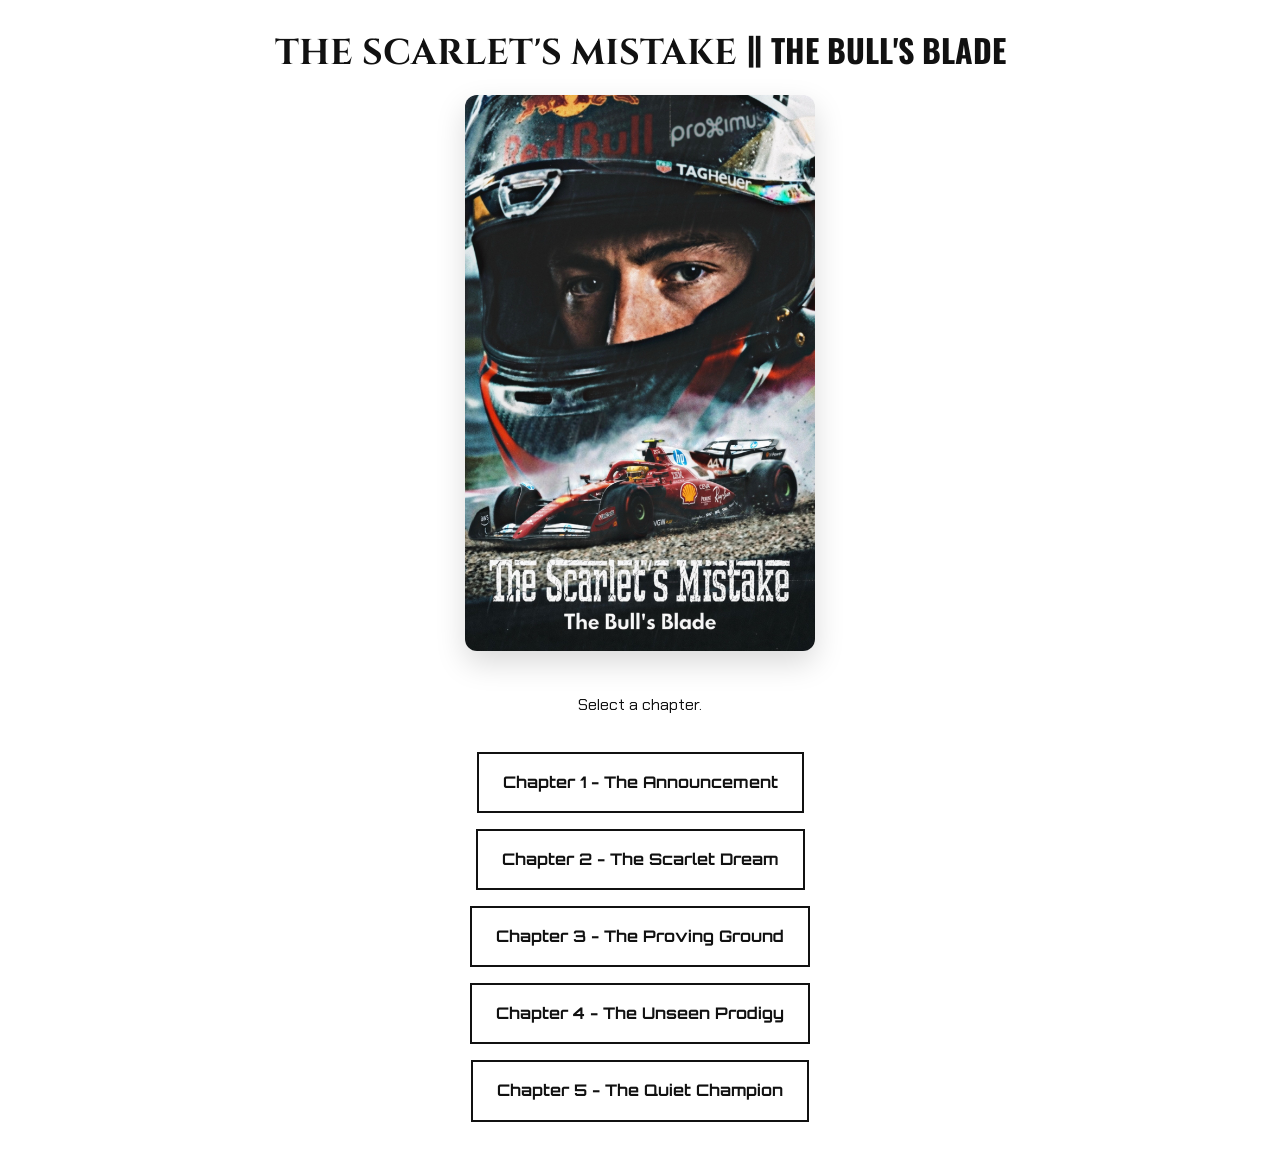
<file: index.html>
<!DOCTYPE html>
<html lang="en">
<head>
  <meta charset="UTF-8">
  <meta name="viewport" content="width=device-width, initial-scale=1.0">
  <title>The Scarlet's Mistake || The Bull's Blade</title>
  <link rel="stylesheet" href="css/global.css">
  <link rel="stylesheet" href="css/index.css">
</head>

<body class="index-page">
  <main class="index-container">

    <h1 class="index-title">
      <span class="index-title--scarlet">THE SCARLET'S MISTAKE</span>
      <span class="index-title--separator" aria-hidden="true">||</span>
      <span class="index-title--bull">THE BULL'S BLADE</span>
    </h1>

    <figure class="index-poster">
      <img
        src="images/poster-image/poster-image.png"
        alt="The Scarlet's Mistake || The Bull's Blade story poster"
        loading="eager"
        fetchpriority="high"
      >
    </figure>

    <p class="index-intro">Select a chapter.</p>

    <nav class="chapter-list" aria-label="Chapters">
      <a class="chapter-link" href="chapters/chapter-01-the-announcement.html">
        Chapter 1 - The Announcement
      </a>

      <a class="chapter-link" href="chapters/chapter-02-the-scarlet-dream.html">
        Chapter 2 - The Scarlet Dream
      </a>

      <a class="chapter-link" href="chapters/chapter-03-the-proving-ground.html">
        Chapter 3 - The Proving Ground
      </a>

      <a class="chapter-link" href="chapters/chapter-04-the-unseen-prodigy.html">
        Chapter 4 - The Unseen Prodigy
      </a>

      <a class="chapter-link" href="chapters/chapter-05-the-quiet-champion.html">
        Chapter 5 - The Quiet Champion
      </a>
    </nav>

  </main>
</body>
</html>
</file>
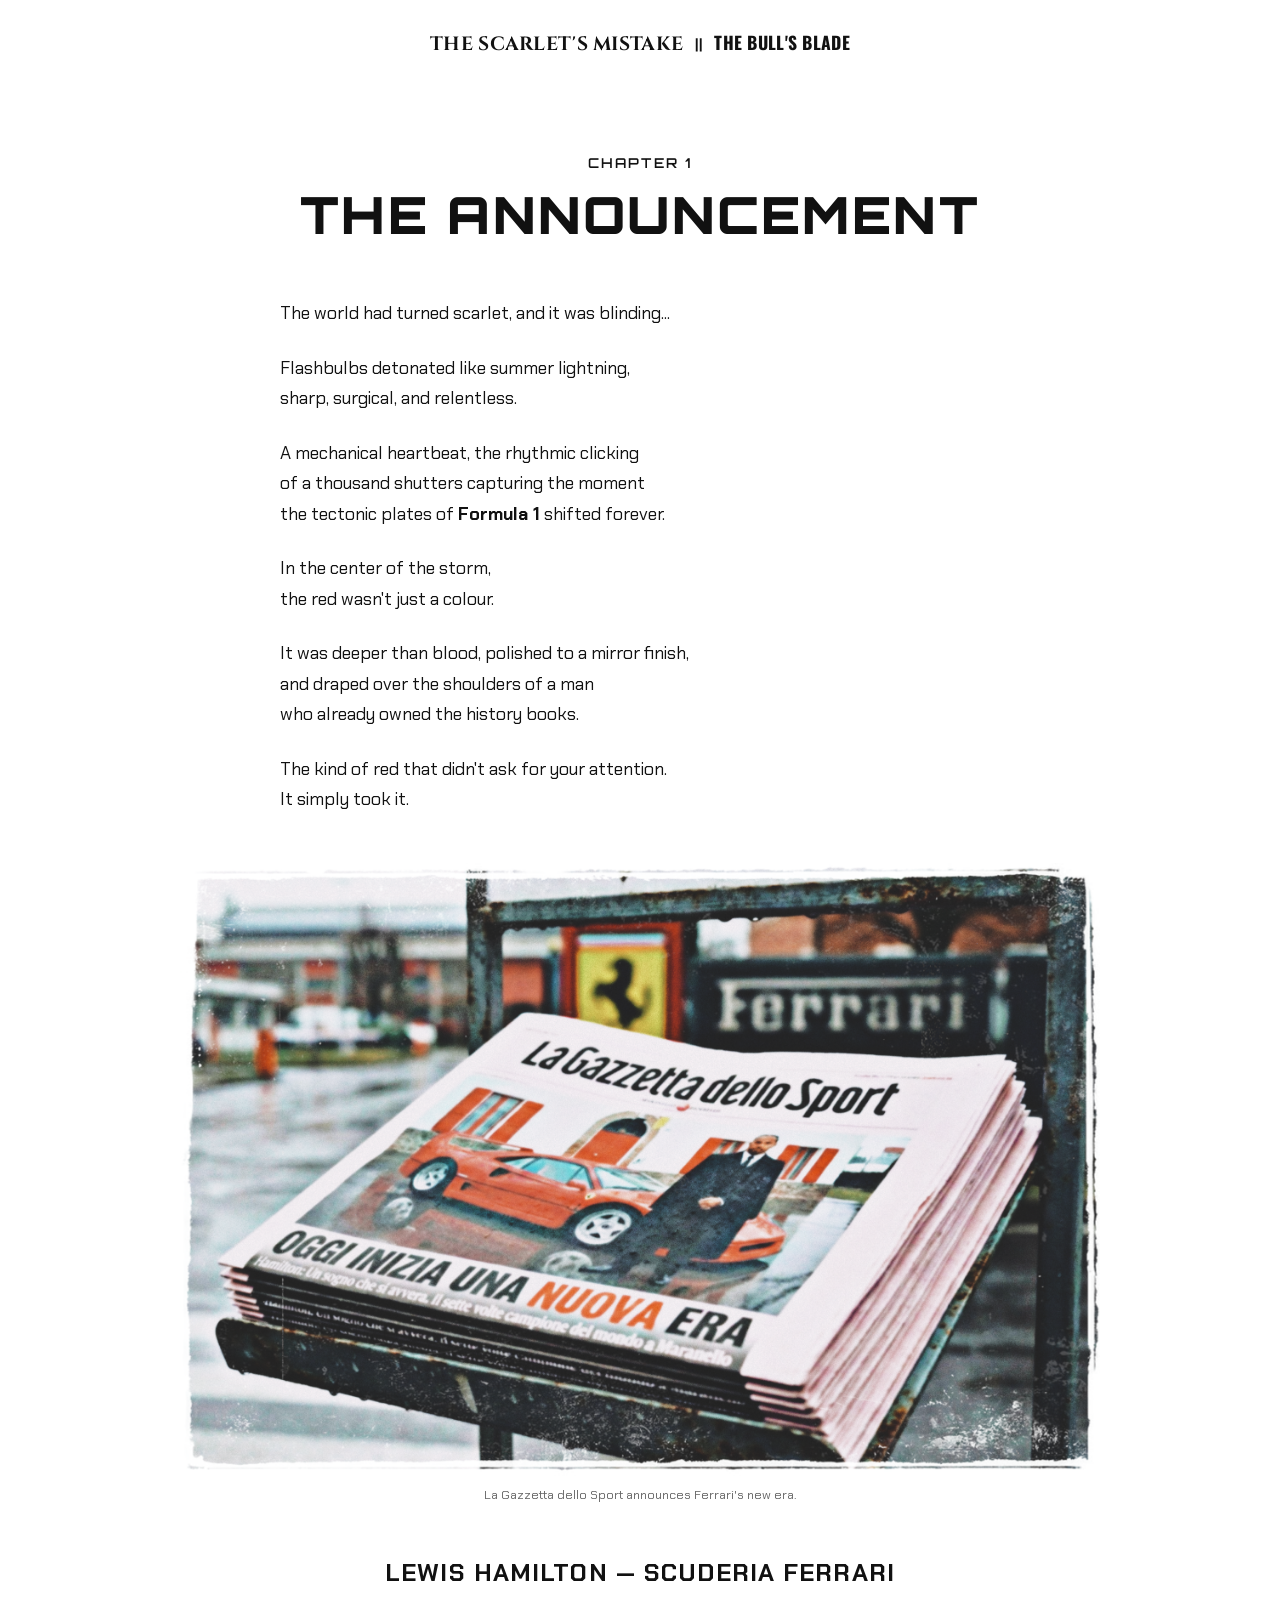
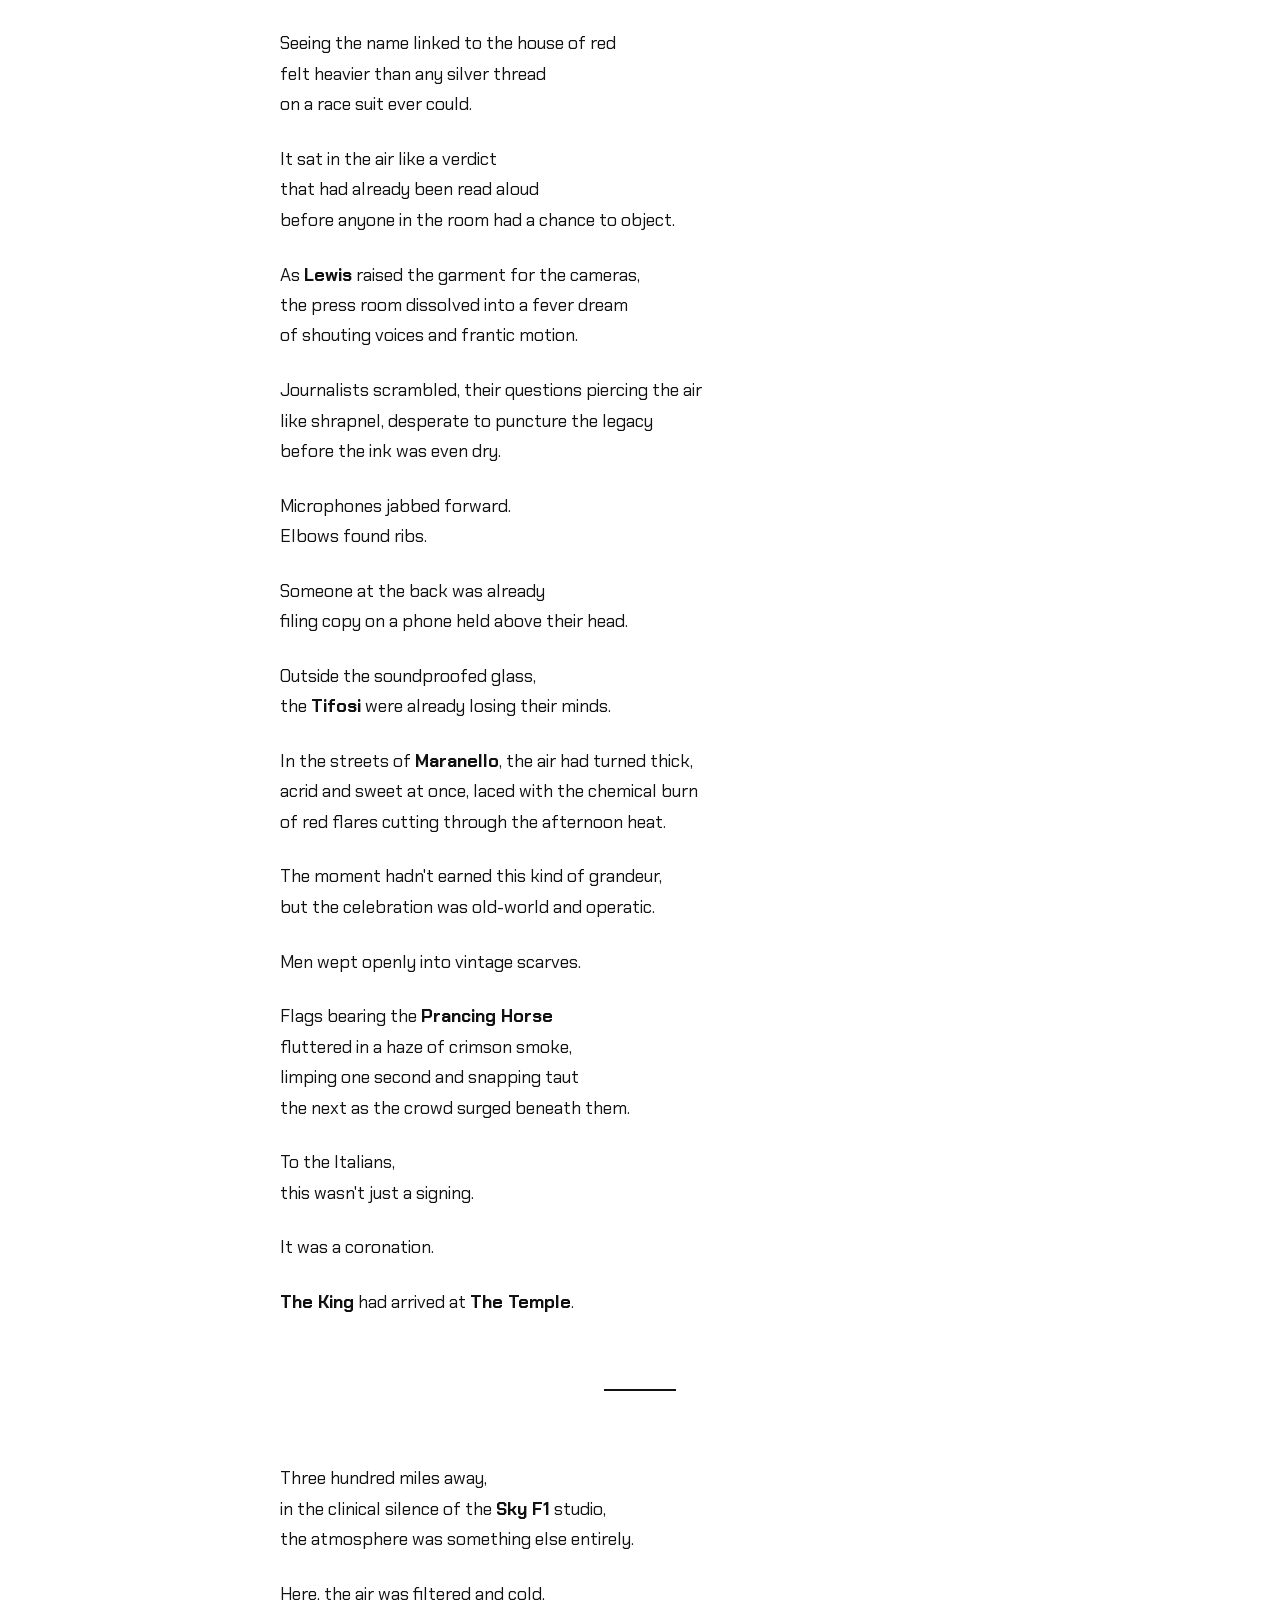
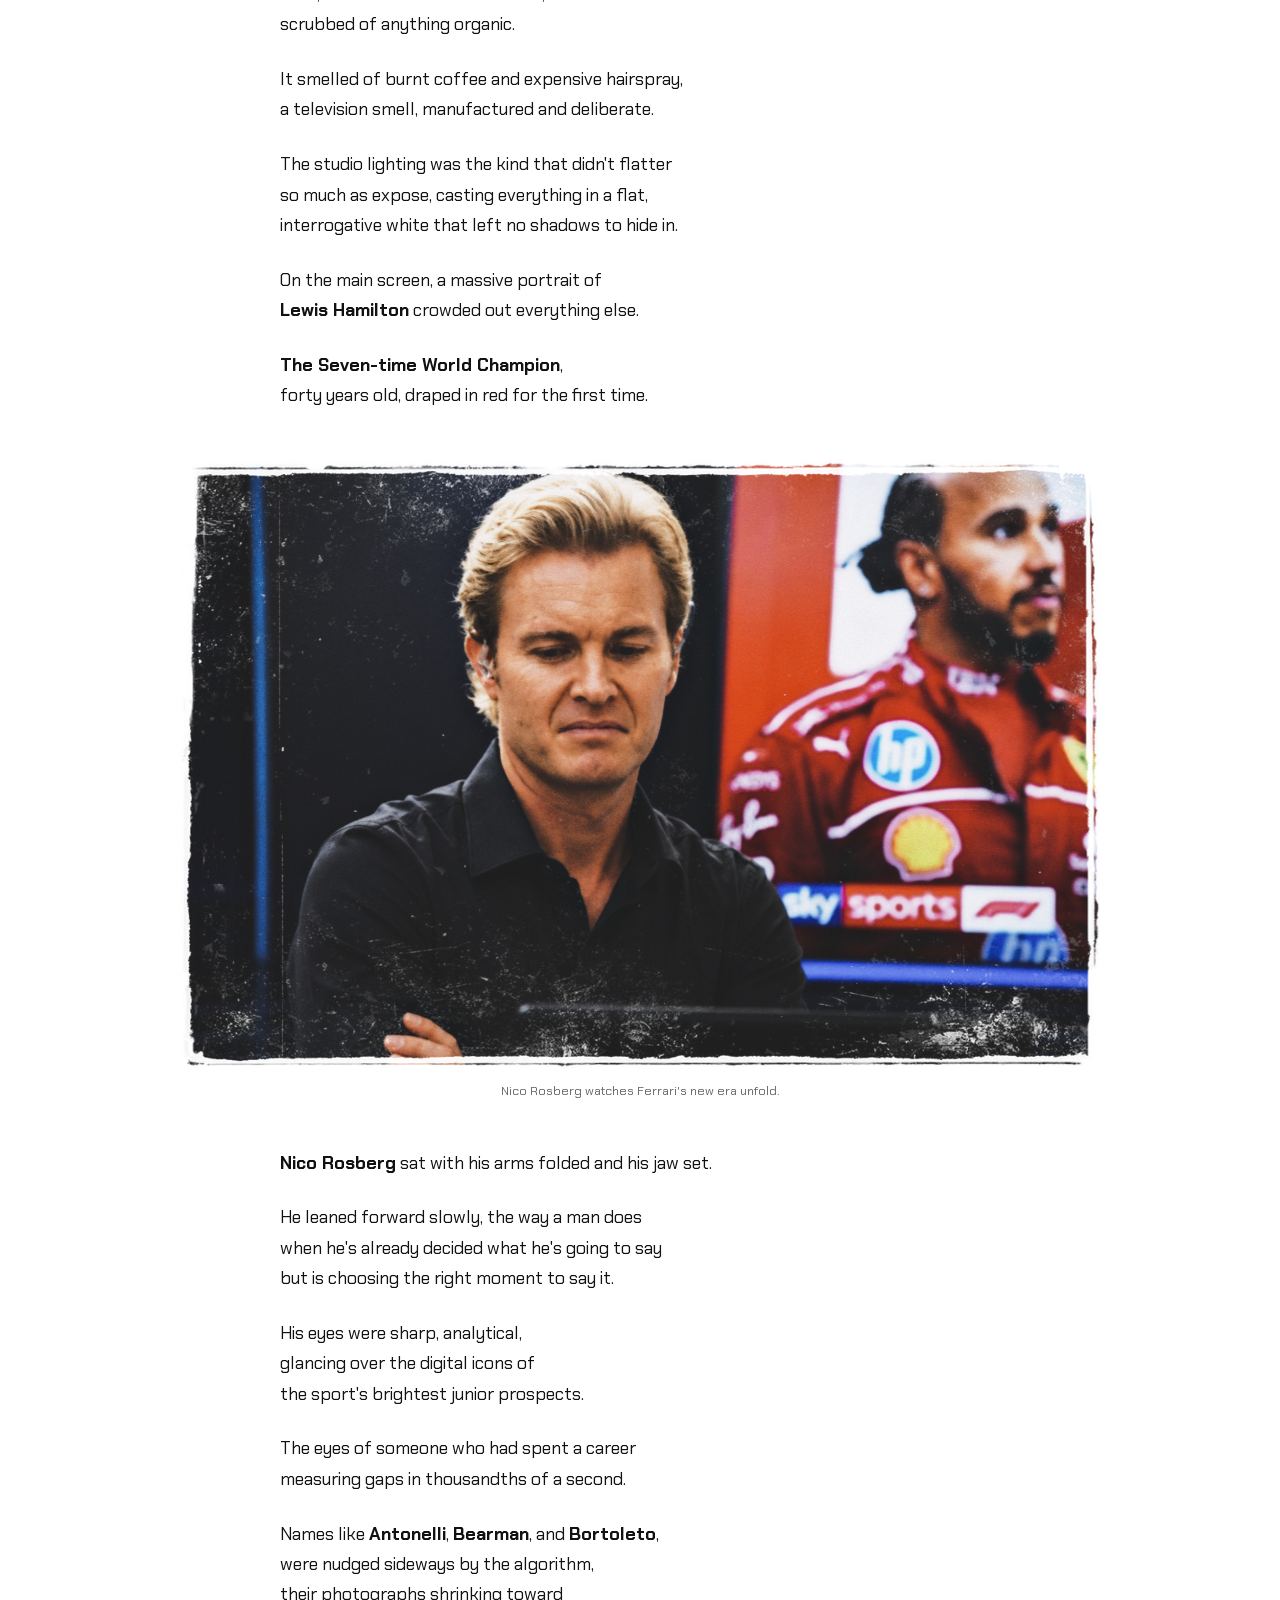
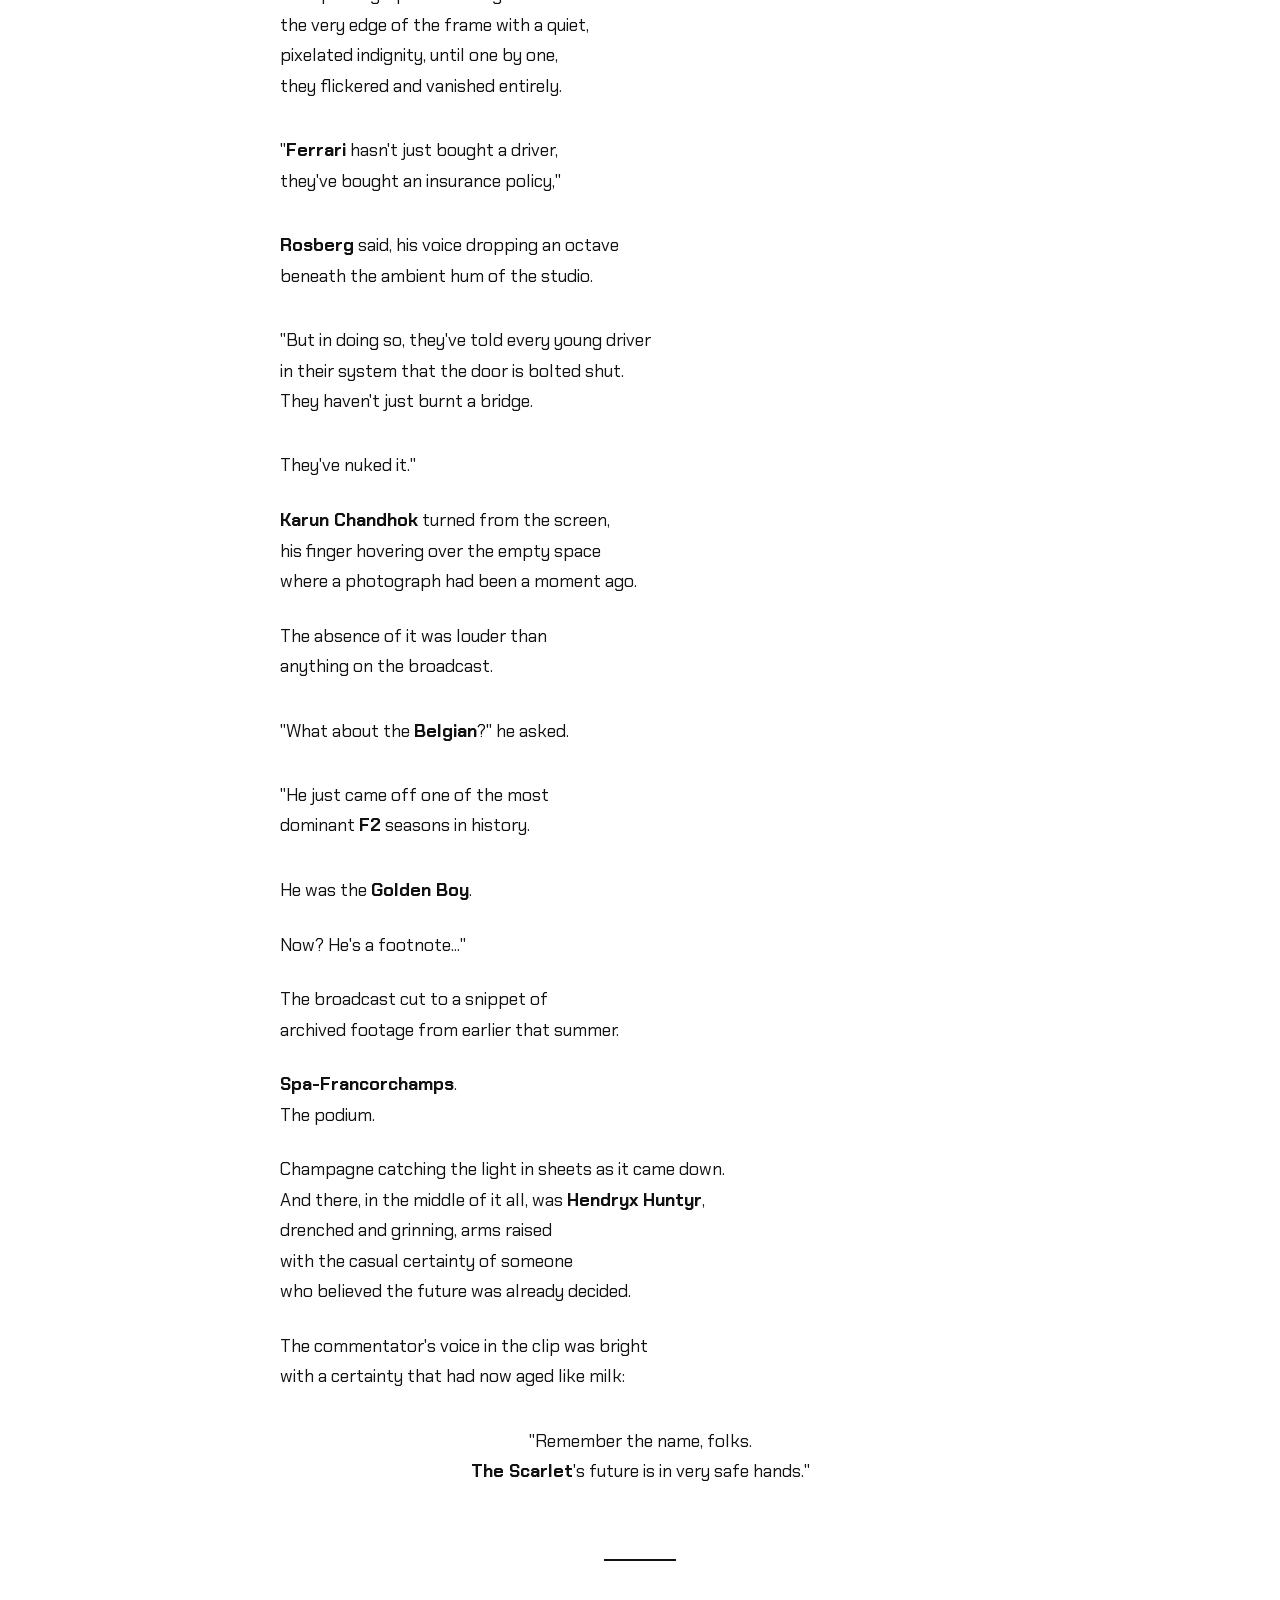
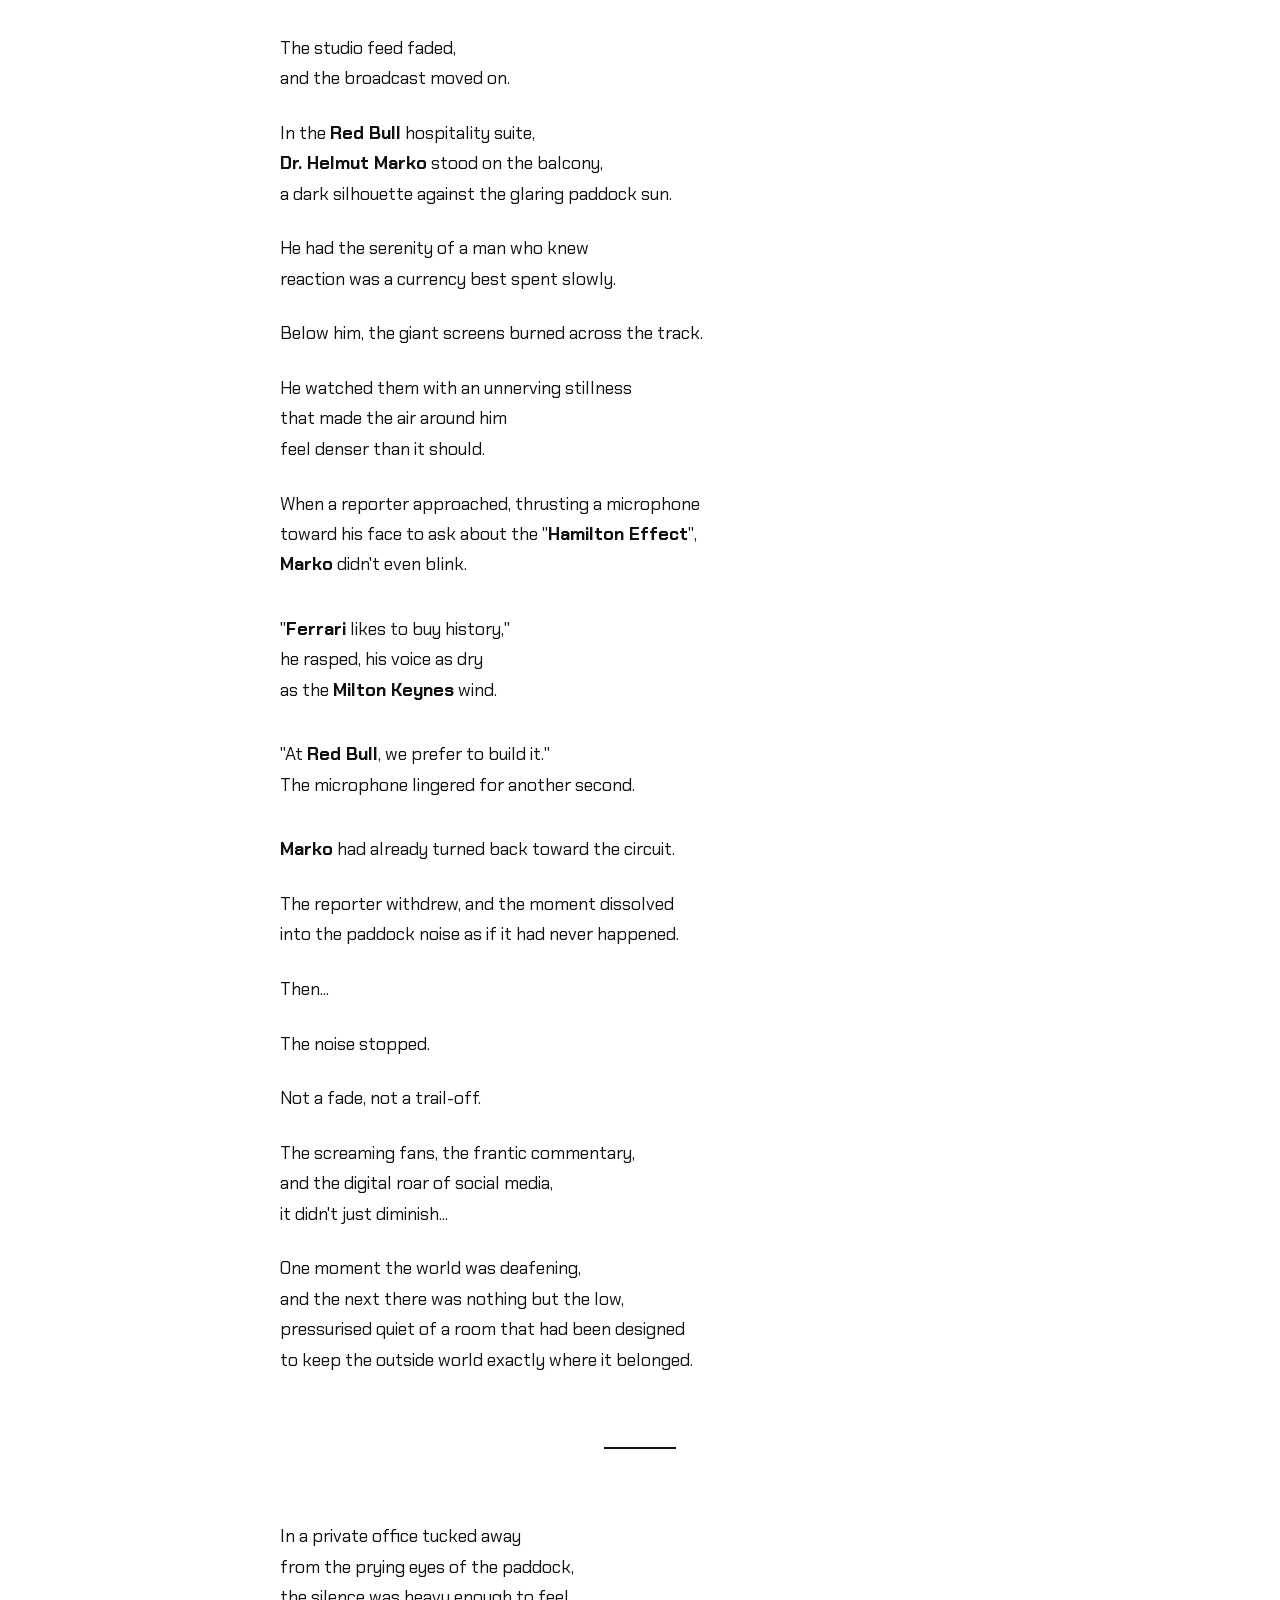
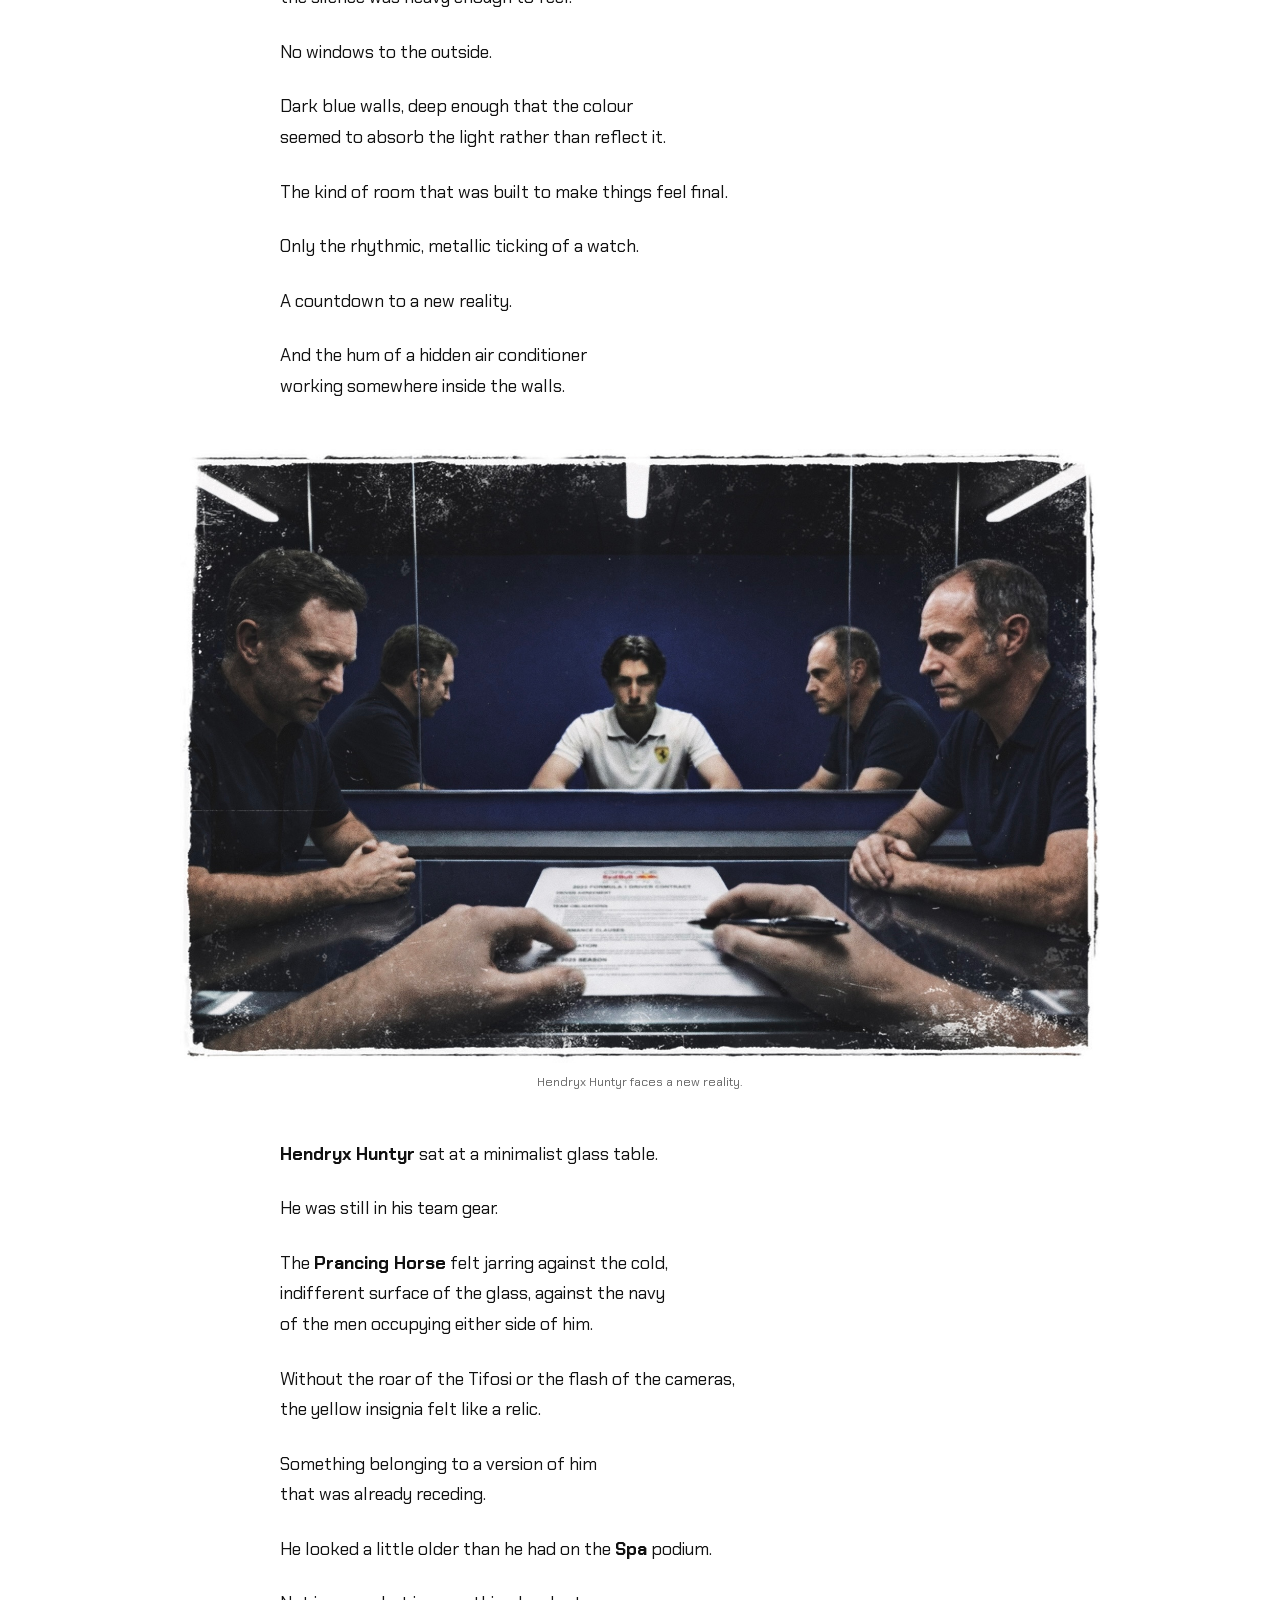
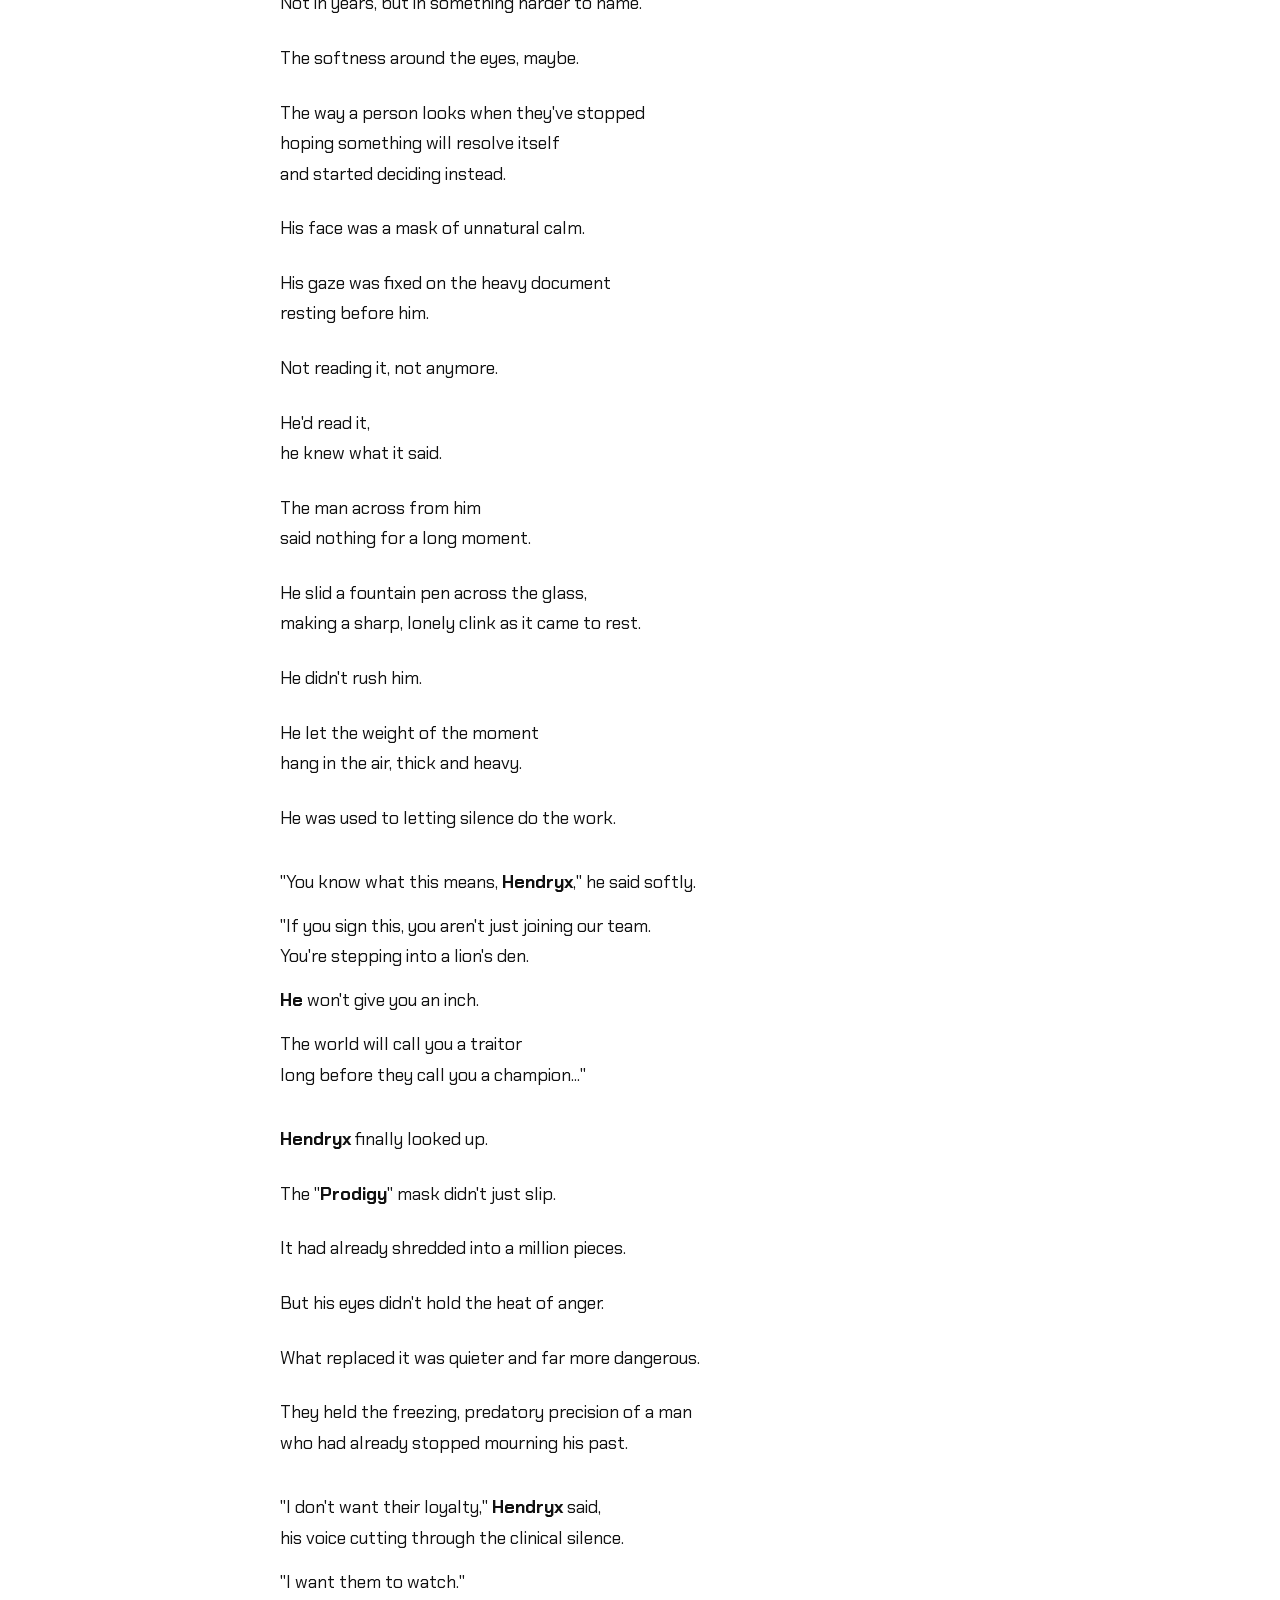
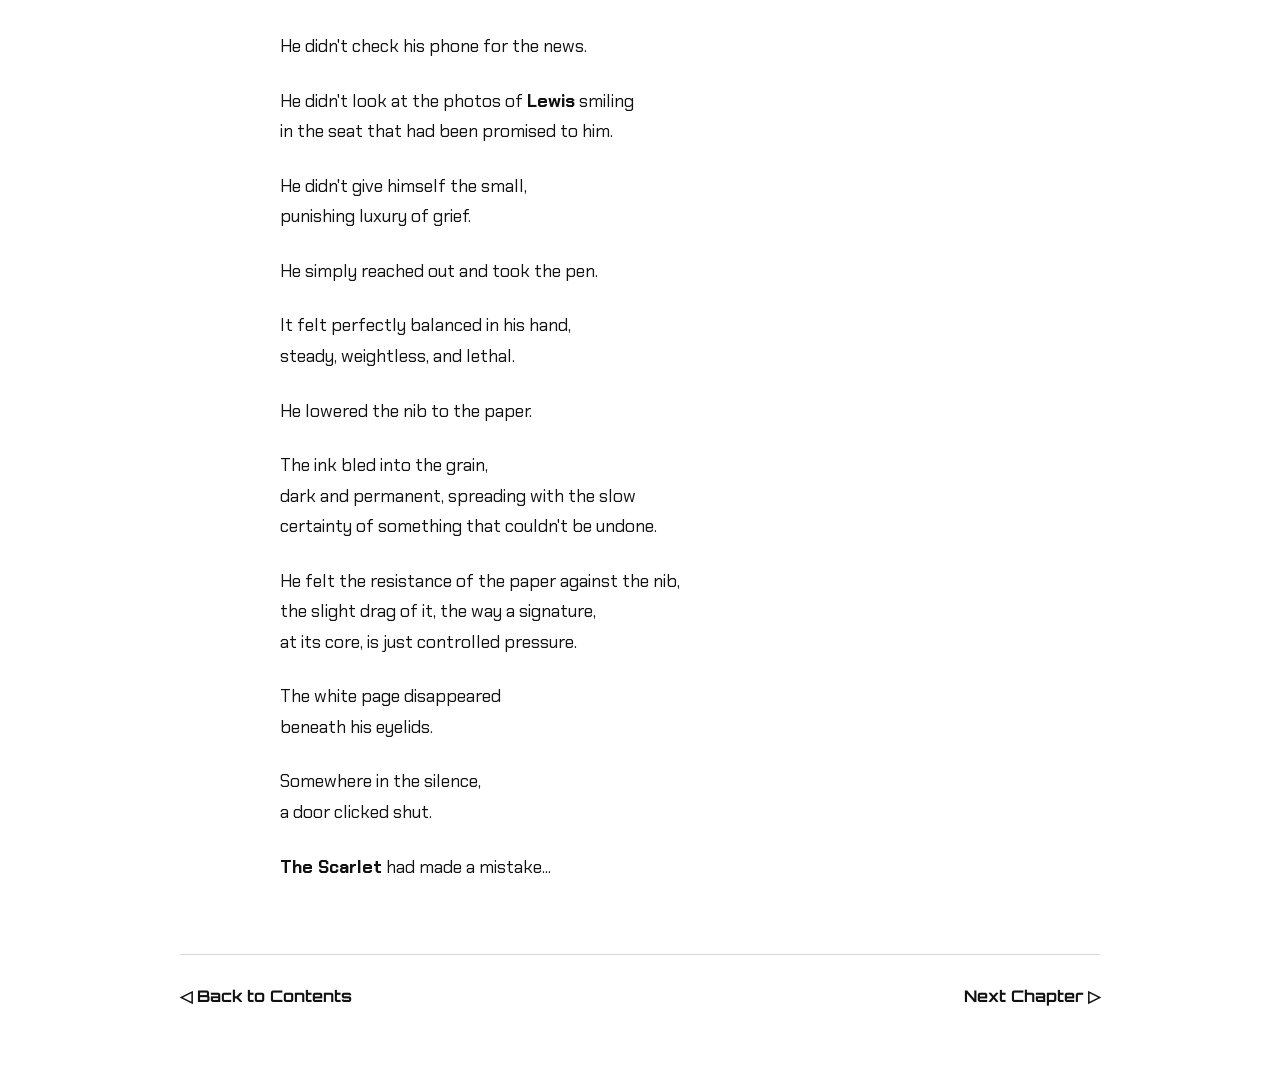
<file: chapters/chapter-01-the-announcement.html>
<!DOCTYPE html>
<html lang="en">
<head>
  <meta charset="UTF-8">
  <meta name="viewport" content="width=device-width, initial-scale=1.0">
  <meta name="description" content="Chapter 1, The Announcement, from The Scarlet's Mistake || The Bull's Blade.">
  <title>01 || The Announcement</title>

  <link rel="stylesheet" href="../css/global.css">
  <link rel="stylesheet" href="../css/chapter.css">
  
  <script src="../js/chapter.js" defer></script>
</head>

<body>
  <header class="site-header">
    <a class="story-title" href="../index.html">
        <span class="story-title--scarlet">THE SCARLET'S MISTAKE</span>
        <span class="story-title--separator" aria-hidden="true">||</span>
        <span class="story-title--bull">THE BULL'S BLADE</span>
    </a>
  </header>

  <main class="chapter-page">
    <article class="chapter" data-chapter="1">
      <header class="chapter-header">
        <p class="chapter-number">Chapter 1</p>
        <h1 class="chapter-title">The Announcement</h1>
      </header>

      <div class="chapter-content">
        <section class="scene" id="maranello-announcement" aria-labelledby="maranello-heading">
          <h2 class="visually-hidden" id="maranello-heading">The Ferrari announcement in Maranello</h2>

          <p>
              The world had turned scarlet, and it was blinding...
          </p>
          <p>
              Flashbulbs detonated like summer lightning,<br>
              sharp, surgical, and relentless.
          </p>
          <p>
              A mechanical heartbeat, the rhythmic clicking<br>
              of a thousand shutters capturing the moment<br>
              the tectonic plates of <b>Formula 1</b> shifted forever.
          </p>
          <p>
              In the center of the storm,<br>
              the red wasn't just a colour.
          </p>
          <p>
              It was deeper than blood, polished to a mirror finish,<br>
              and draped over the shoulders of a man<br>
              who already owned the history books.
          </p>
          <p>
              The kind of red that didn't ask for your attention.<br>
              It simply took it.
          </p>
          <figure class="chapter-image chapter-image--wide">
            <img src="../images/chapter-01/gazzetta-new-era.png" 
                 alt="A stack of La Gazzetta dello Sport newspapers outside Ferrari's Maranello gates, announcing a new era."
                 loading="lazy">
            <figcaption>La Gazzetta dello Sport announces Ferrari's new era.</figcaption>
          </figure>
          <p class="display-line">Lewis Hamilton — Scuderia Ferrari</p>
          <p>
              Seeing the name linked to the house of red<br>
              felt heavier than any silver thread<br>
              on a race suit ever could.
          </p>
          <p>
              It sat in the air like a verdict<br>
              that had already been read aloud<br>
              before anyone in the room had a chance to object.
          </p>
          <p>
              As <b>Lewis</b> raised the garment for the cameras,<br>
              the press room dissolved into a fever dream<br>
              of shouting voices and frantic motion.
          </p>
          <p>
              Journalists scrambled, their questions piercing the air<br>
              like shrapnel, desperate to puncture the legacy<br>
              before the ink was even dry.
          </p>
          <p>
              Microphones jabbed forward.<br>
              Elbows found ribs.
          </p>
          <p>
              Someone at the back was already<br>
              filing copy on a phone held above their head.
          </p>
          <p>
              Outside the soundproofed glass,<br>
              the <b>Tifosi</b> were already losing their minds.
          </p>
          <p>
              In the streets of <b>Maranello</b>, the air had turned thick,<br>
              acrid and sweet at once, laced with the chemical burn<br>
              of red flares cutting through the afternoon heat.
          </p>
          <p>
              The moment hadn't earned this kind of grandeur,<br>
              but the celebration was old-world and operatic.
          </p>
          <p>
              Men wept openly into vintage scarves.
          </p>
          <p>
              Flags bearing the <b>Prancing Horse</b><br>
              fluttered in a haze of crimson smoke,<br>
              limping one second and snapping taut<br>
              the next as the crowd surged beneath them.
          </p>
          <p>
              To the Italians,<br>
              this wasn't just a signing.
          </p>
          <p>
              It was a coronation.
          </p>
          <p>
              <b>The King</b> had arrived at <b>The Temple</b>.
          </p>
        </section>

        <hr class="scene-break" aria-label="Scene break">

        <section class="scene" id="sky-f1-studio" aria-labelledby="studio-heading">
          <h2 class="visually-hidden" id="studio-heading">The Sky F1 studio</h2>

          <p>
              Three hundred miles away,<br>
              in the clinical silence of the <b>Sky F1</b> studio,<br>
              the atmosphere was something else entirely.
          </p>
          <p>
              Here, the air was filtered and cold,<br>
              scrubbed of anything organic.
          </p>
          <p>
              It smelled of burnt coffee and expensive hairspray,<br>
              a television smell, manufactured and deliberate.
          </p>
          <p>
              The studio lighting was the kind that didn't flatter<br>
              so much as expose, casting everything in a flat,<br>
              interrogative white that left no shadows to hide in.
          </p>
          <p>
              On the main screen, a massive portrait of<br>
              <b>Lewis Hamilton</b> crowded out everything else.
          </p>
          <p>
              <b>The Seven-time World Champion</b>,<br>
              forty years old, draped in red for the first time.
          </p>
          <figure class="chapter-image chapter-image--wide">
            <img
              src="../images/chapter-01/rosberg-sky-studio.png"
              alt="Nico Rosberg watches Ferrari's new era unfold on a screen behind him in the Sky F1 studio."
              loading="lazy"
            >
            <figcaption>Nico Rosberg watches Ferrari's new era unfold.</figcaption>
          </figure>
          <p>
              <b>Nico Rosberg</b> sat with his arms folded and his jaw set.
          </p>
          <p>
              He leaned forward slowly, the way a man does<br>
              when he's already decided what he's going to say<br>
              but is choosing the right moment to say it.
          </p>
          <p>
              His eyes were sharp, analytical,<br>
              glancing over the digital icons of<br>
              the sport's brightest junior prospects.
          </p>
          <p>
              The eyes of someone who had spent a career<br>
              measuring gaps in thousandths of a second.
          </p>
          <p>
              Names like <b>Antonelli</b>, <b>Bearman</b>, and <b>Bortoleto</b>,<br>
              were nudged sideways by the algorithm,<br>
              their photographs shrinking toward<br>
              the very edge of the frame with a quiet,<br>
              pixelated indignity, until one by one,<br>
              they flickered and vanished entirely.
          </p>
          <blockquote class="dialogue">
            <p>
              "<b>Ferrari</b> hasn't just bought a driver,<br>
              they've bought an insurance policy,"
            </p>
          </blockquote>
          <p>
              <b>Rosberg</b> said, his voice dropping an octave<br>
              beneath the ambient hum of the studio.
          </p>
          <blockquote class="dialogue">
            <p>
              "But in doing so, they've told every young driver<br>
              in their system that the door is bolted shut.<br>
              They haven't just burnt a bridge.
            </p>
          </blockquote>
          <p>
              They've nuked it."
          </p>
          <p>
              <b>Karun Chandhok</b> turned from the screen,<br>
              his finger hovering over the empty space<br>
              where a photograph had been a moment ago.
          </p>
          <p>
              The absence of it was louder than<br>
              anything on the broadcast.
          </p>
          <blockquote class="dialogue">
            <p>
                "What about the <b>Belgian</b>?" he asked.
            </p>
          </blockquote>
          <blockquote class="dialogue">
            <p>
              "He just came off one of the most<br>
              dominant <b>F2</b> seasons in history.
            </p>
          </blockquote>
          <p>
              He was the <b>Golden Boy</b>.
          </p>
          <p>
              Now? He's a footnote..."
          </p>
          <p>
              The broadcast cut to a snippet of<br>
              archived footage from earlier that summer.
          </p>
          <p>
              <b>Spa-Francorchamps</b>.<br>
              The podium.
          </p>
          <p>
              Champagne catching the light in sheets as it came down.<br>
              And there, in the middle of it all, was <b>Hendryx Huntyr</b>,<br>
              drenched and grinning, arms raised<br>
              with the casual certainty of someone<br>
              who believed the future was already decided.
          </p>
          <p>
              The commentator's voice in the clip was bright<br>
              with a certainty that had now aged like milk:
          </p>
          <blockquote class="broadcast-quote">
            <p>
              "Remember the name, folks.<br>
              <b>The Scarlet</b>'s future is in very safe hands."
            </p>
          </blockquote>
        </section>

        <hr class="scene-break" aria-label="Scene break">

        <section class="scene" id="red-bull-hospitality" aria-labelledby="red-bull-heading">
          <h2 class="visually-hidden" id="red-bull-heading">The Red Bull hospitality suite</h2>

          <p>
              The studio feed faded,<br>
              and the broadcast moved on.
          </p>
          <p>
              In the <b>Red Bull</b> hospitality suite,<br>
              <b>Dr. Helmut Marko</b> stood on the balcony,<br>
              a dark silhouette against the glaring paddock sun.
          </p>
          <p>
              He had the serenity of a man who knew<br>
              reaction was a currency best spent slowly.
          </p>
          <p>
              Below him, the giant screens burned across the track.
          </p>
          <p>
              He watched them with an unnerving stillness<br>
              that made the air around him<br>
              feel denser than it should.
          </p>
          <p>
              When a reporter approached, thrusting a microphone<br>
              toward his face to ask about the "<b>Hamilton Effect</b>",<br>
              <b>Marko</b> didn't even blink.
          </p>
          <blockquote class="dialogue">
            <p>"<b>Ferrari</b> likes to buy history,"<br>
              he rasped, his voice as dry<br>
              as the <b>Milton Keynes</b> wind.
            </p>
          </blockquote>
          <blockquote class="dialogue">
          <p>
            "At <b>Red Bull</b>, we prefer to build it."<br>
              The microphone lingered for another second.</p>
          </blockquote>
          <p>
              <b>Marko</b> had already turned back toward the circuit.
          </p>
          <p>
              The reporter withdrew, and the moment dissolved<br>
              into the paddock noise as if it had never happened.
          </p>
          <p>
              Then...
          </p>
          <p>
              The noise stopped.
          </p>
          <p>
              Not a fade, not a trail-off.
          </p>
          <p>
              The screaming fans, the frantic commentary,<br>
              and the digital roar of social media,<br>
              it didn't just diminish...
          </p>
          <p>
              One moment the world was deafening,<br>
              and the next there was nothing but the low,<br>
              pressurised quiet of a room that had been designed<br>
              to keep the outside world exactly where it belonged.
          </p>
        </section>

        <hr class="scene-break" aria-label="Scene break">

        <section class="scene" id="contract-signing" aria-labelledby="contract-heading">
          <h2 class="visually-hidden" id="contract-heading">Hendryx signs the contract</h2>

          <p>
              In a private office tucked away<br>
              from the prying eyes of the paddock,<br>
              the silence was heavy enough to feel.
          </p>
          <p>
              No windows to the outside.
          </p>
          <p>
              Dark blue walls, deep enough that the colour<br>
              seemed to absorb the light rather than reflect it.
          </p>
          <p>    
              The kind of room that was built to make things feel final.
          </p>
          <p>
              Only the rhythmic, metallic ticking of a watch.
          </p>
          <p>
              A countdown to a new reality.
          </p>
          <p>
              And the hum of a hidden air conditioner<br>
              working somewhere inside the walls.
          </p>
          <figure class="chapter-image chapter-image--wide">
            <img
              src="../images/chapter-01/contract-signing.png"
              alt="Hendryx Huntyr, wearing a white Ferrari polo, looks at his reflection while signing a contract as two men in navy shirts watch."
              loading="lazy"
            >
            <figcaption>Hendryx Huntyr faces a new reality.</figcaption>
          </figure>
          <p>
              <b>Hendryx Huntyr</b> sat at a minimalist glass table.
          </p>
          <p>
              He was still in his team gear.
          </p>
          <p>
              The <b>Prancing Horse</b> felt jarring against the cold,<br>
              indifferent surface of the glass, against the navy<br>
              of the men occupying either side of him.
          </p>
          <p>
              Without the roar of the Tifosi or the flash of the cameras,<br>
              the yellow insignia felt like a relic.
          </p>
          <p>
              Something belonging to a version of him<br>
              that was already receding.
          </p>
          <p>
              He looked a little older than he had on the <b>Spa</b> podium.
          </p>
          <p>
              Not in years, but in something harder to name.
          </p>
          <p>
              The softness around the eyes, maybe.
          </p>
          <p>
              The way a person looks when they've stopped<br>
              hoping something will resolve itself<br>
              and started deciding instead.
          </p>
          <p>
              His face was a mask of unnatural calm.
          </p>
          <p>
              His gaze was fixed on the heavy document<br>
              resting before him.
          </p>
          <p>
              Not reading it, not anymore.
          </p>
          <p>
              He'd read it,<br>
              he knew what it said.
          </p>
          <p>
              The man across from him<br>
              said nothing for a long moment.
          </p>
          <p>
              He slid a fountain pen across the glass,<br>
              making a sharp, lonely clink as it came to rest.
          </p>
          <p>
              He didn't rush him.
          </p>
          <p>
              He let the weight of the moment<br>
              hang in the air, thick and heavy.
          </p>
          <p>
              He was used to letting silence do the work.
          </p>
          <blockquote class="dialogue">
            <p>
              "You know what this means, <b>Hendryx</b>," he said softly.
            </p>
            <p>
              "If you sign this, you aren't just joining our team.<br>
              You're stepping into a lion's den.
            </p>
            <p>
              <b>He</b> won't give you an inch.<br>
            </p>
            <p>
              The world will call you a traitor<br>
              long before they call you a champion..."
            </p>
          </blockquote>
          <p>
              <b>Hendryx</b> finally looked up.
          </p>
          <p>
              The "<b>Prodigy</b>" mask didn't just slip.
          </p>
          <p>
              It had already shredded into a million pieces.
          </p>
          <p>
              But his eyes didn't hold the heat of anger.
          </p>
          <p>
              What replaced it was quieter and far more dangerous.
          </p>
          <p>
              They held the freezing, predatory precision of a man<br>
              who had already stopped mourning his past.
          </p>
          <blockquote class="dialogue">
          <p>
              "I don't want their loyalty," <b>Hendryx</b> said,<br>
              his voice cutting through the clinical silence.
          </p>
          <p>
              "I want them to watch."
          </p>
          </blockquote>
          <p>
              He didn't check his phone for the news.
          </p>
          <p>
              He didn't look at the photos of <b>Lewis</b> smiling<br>
              in the seat that had been promised to him.
          </p>
          <p>
              He didn't give himself the small,<br>
              punishing luxury of grief.
          </p>
          <p>
              He simply reached out and took the pen.
          </p>
          <p>
              It felt perfectly balanced in his hand,<br>
              steady, weightless, and lethal.
          </p>
          <p>
              He lowered the nib to the paper.
          </p>
          <p>
              The ink bled into the grain,<br>
              dark and permanent, spreading with the slow<br>
              certainty of something that couldn't be undone.
          </p>
          <p>
              He felt the resistance of the paper against the nib,<br>
              the slight drag of it, the way a signature,<br>
              at its core, is just controlled pressure.
          </p>
          <p>
              The white page disappeared<br>
              beneath his eyelids.
          </p>
          <p>
              Somewhere in the silence,<br>
              a door clicked shut.
          </p>
          <p>
              <b>The Scarlet</b> had made a mistake...
          </p>
        </section>
      </div>

      <footer class="chapter-footer">
        <nav class="chapter-navigation" aria-label="Chapter navigation">
          <a class="chapter-navigation__previous" href="../index.html">◁ Back to Contents</a>
          <a class="chapter-navigation__next" href="chapter-02-the-scarlet-dream.html">Next Chapter ▷</a>
        </nav>
      </footer>
    </article>
  </main>
</body>
</html>
</file>
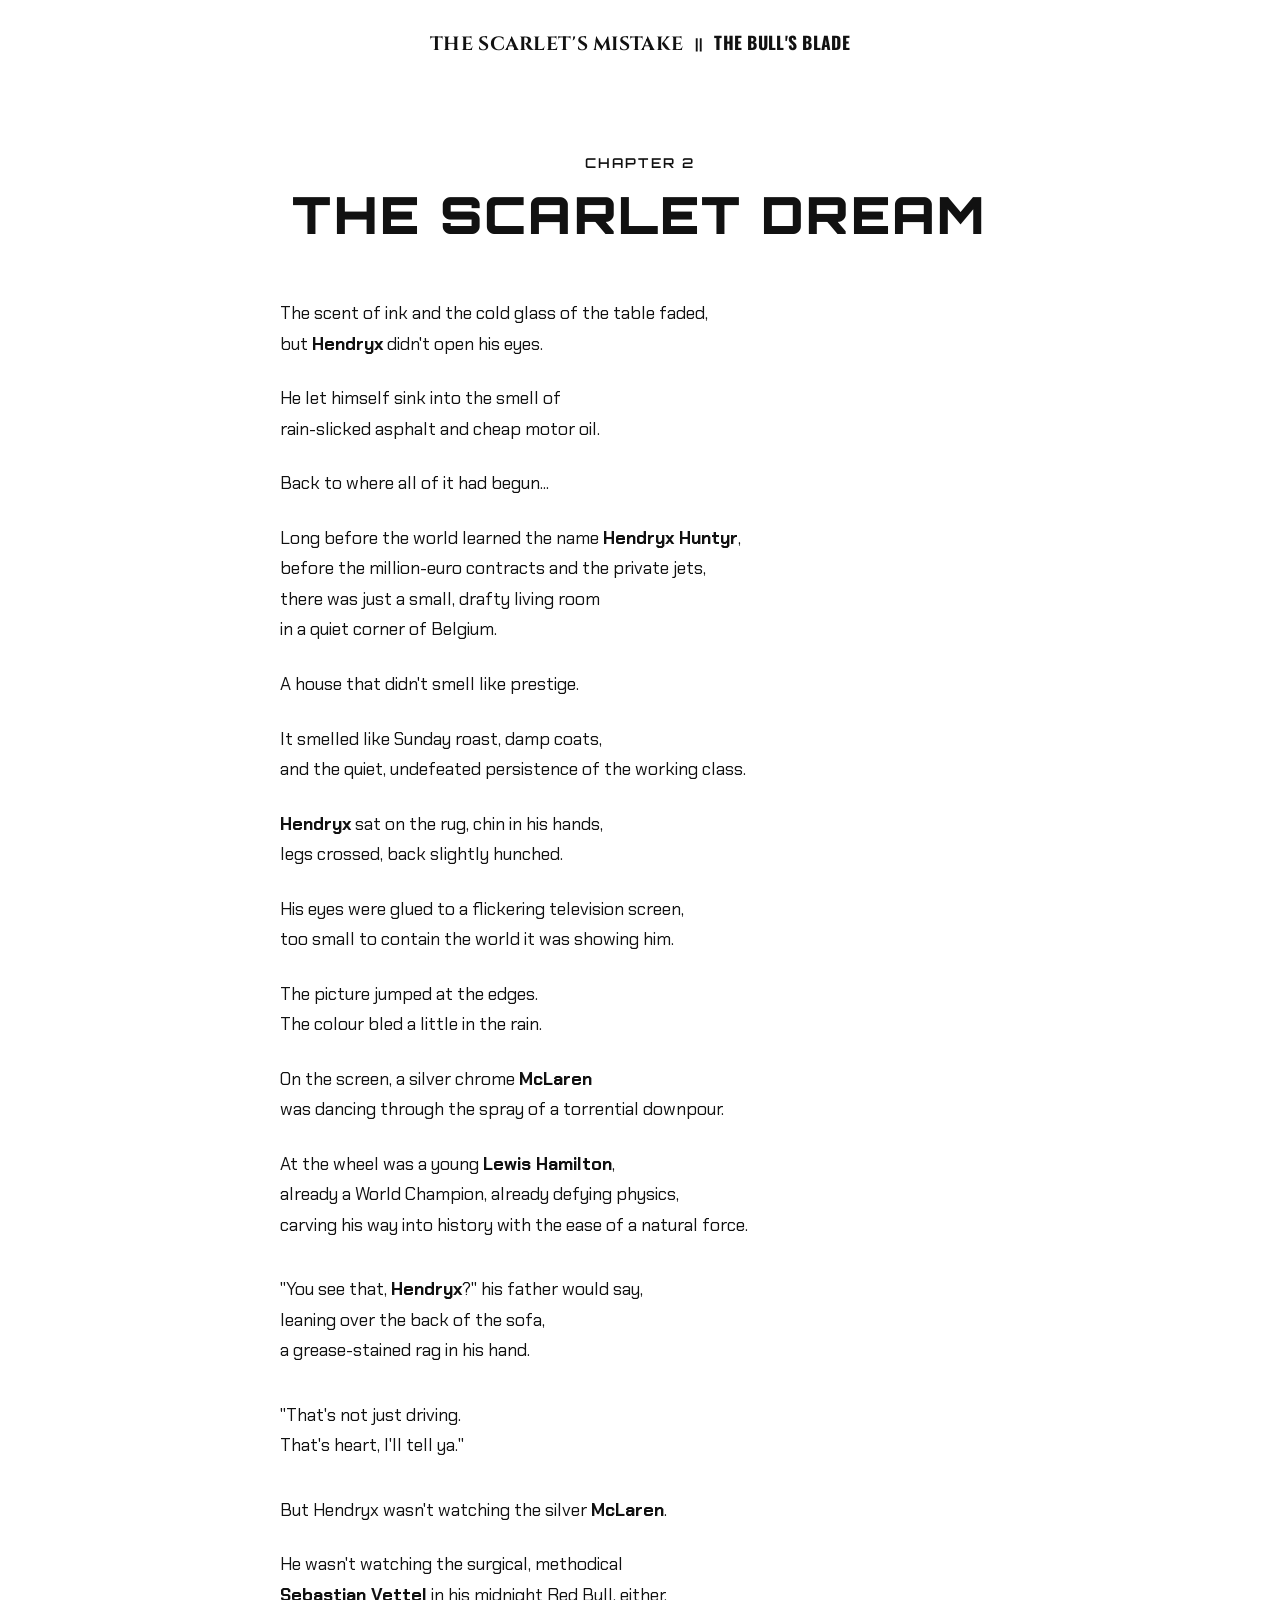
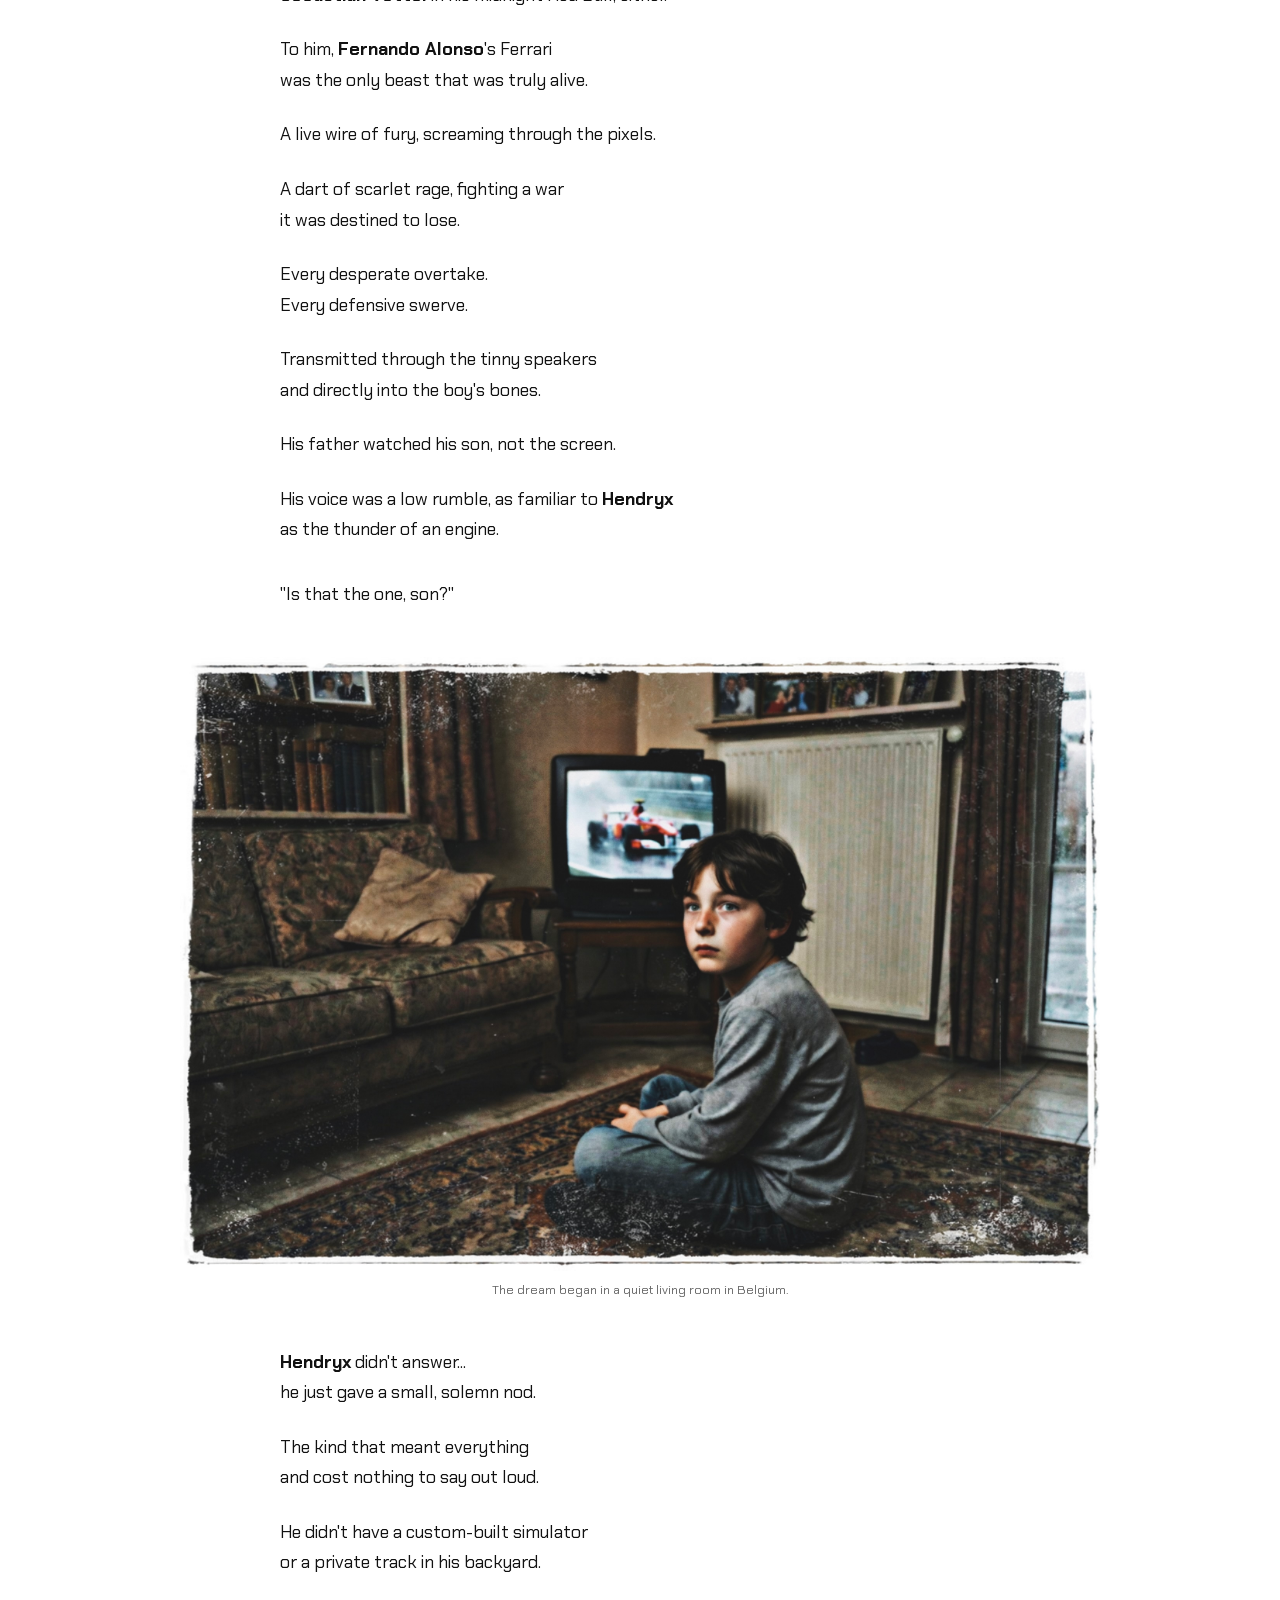
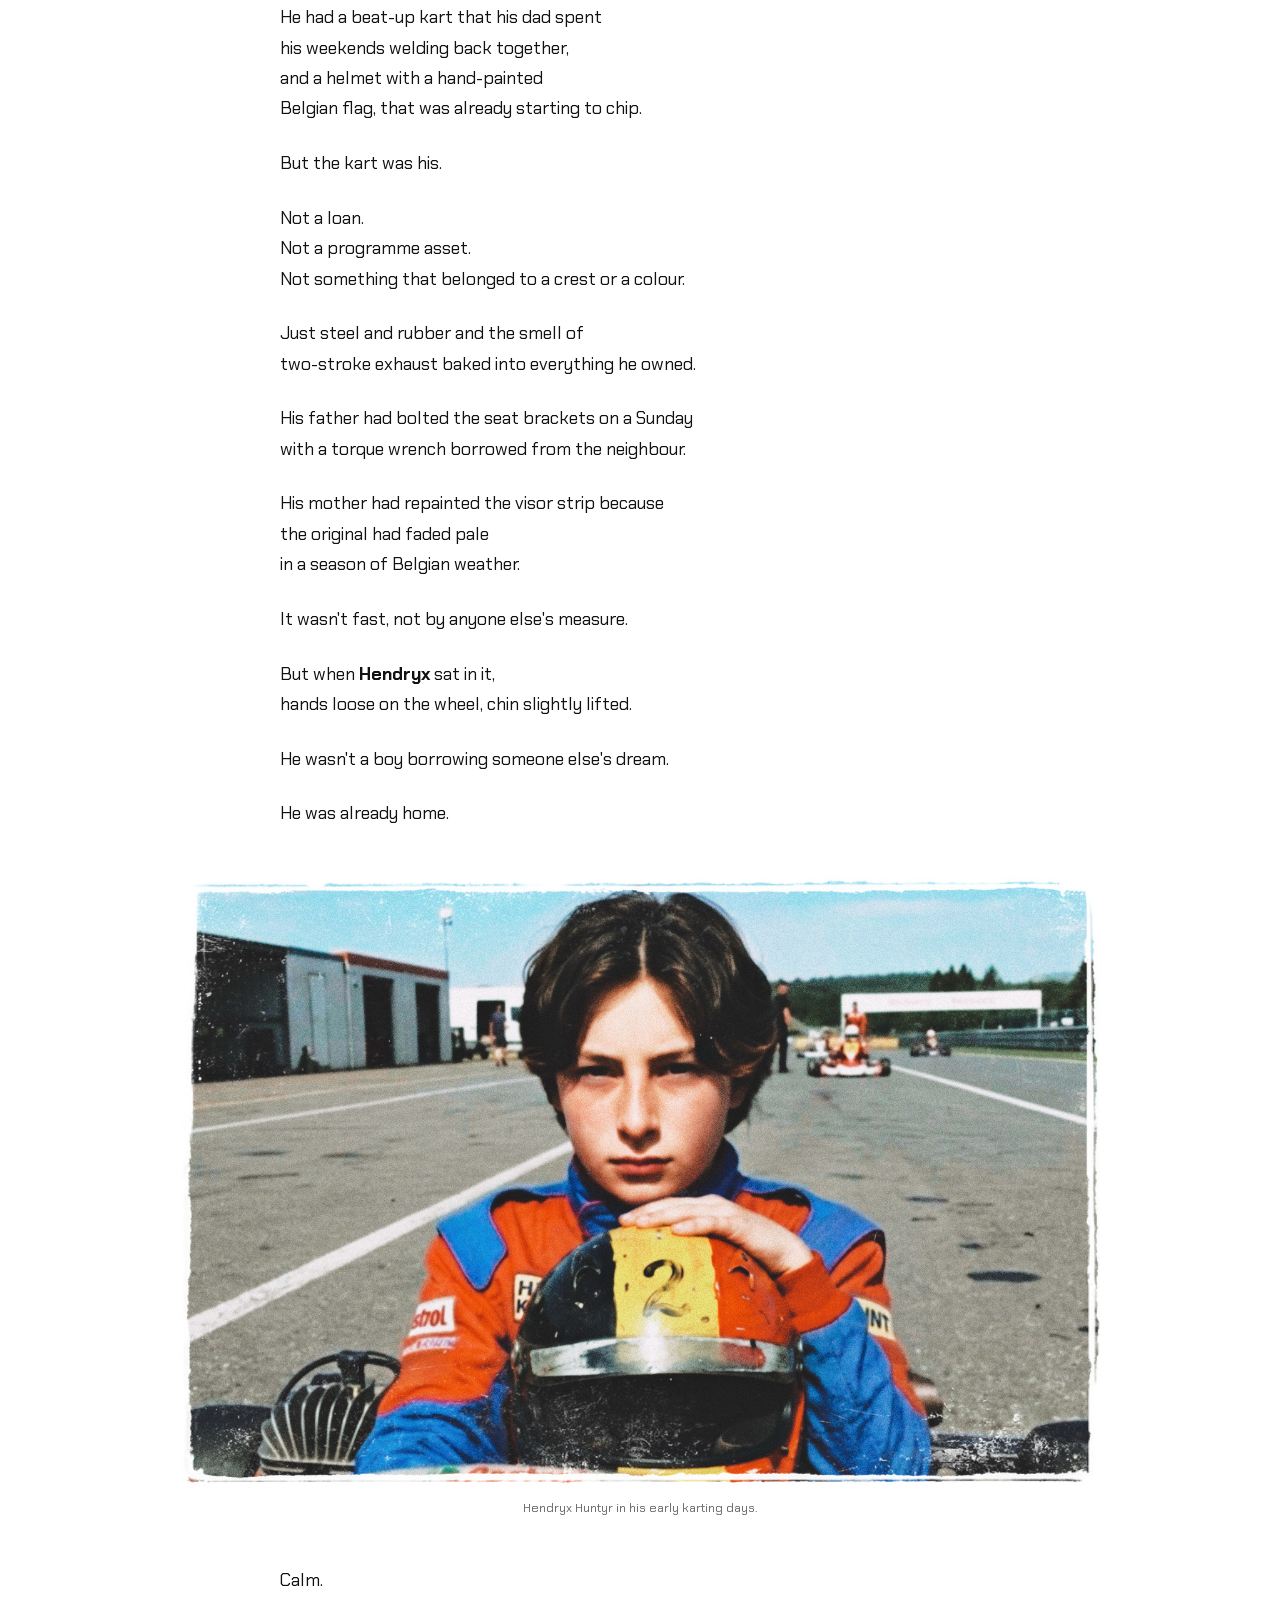
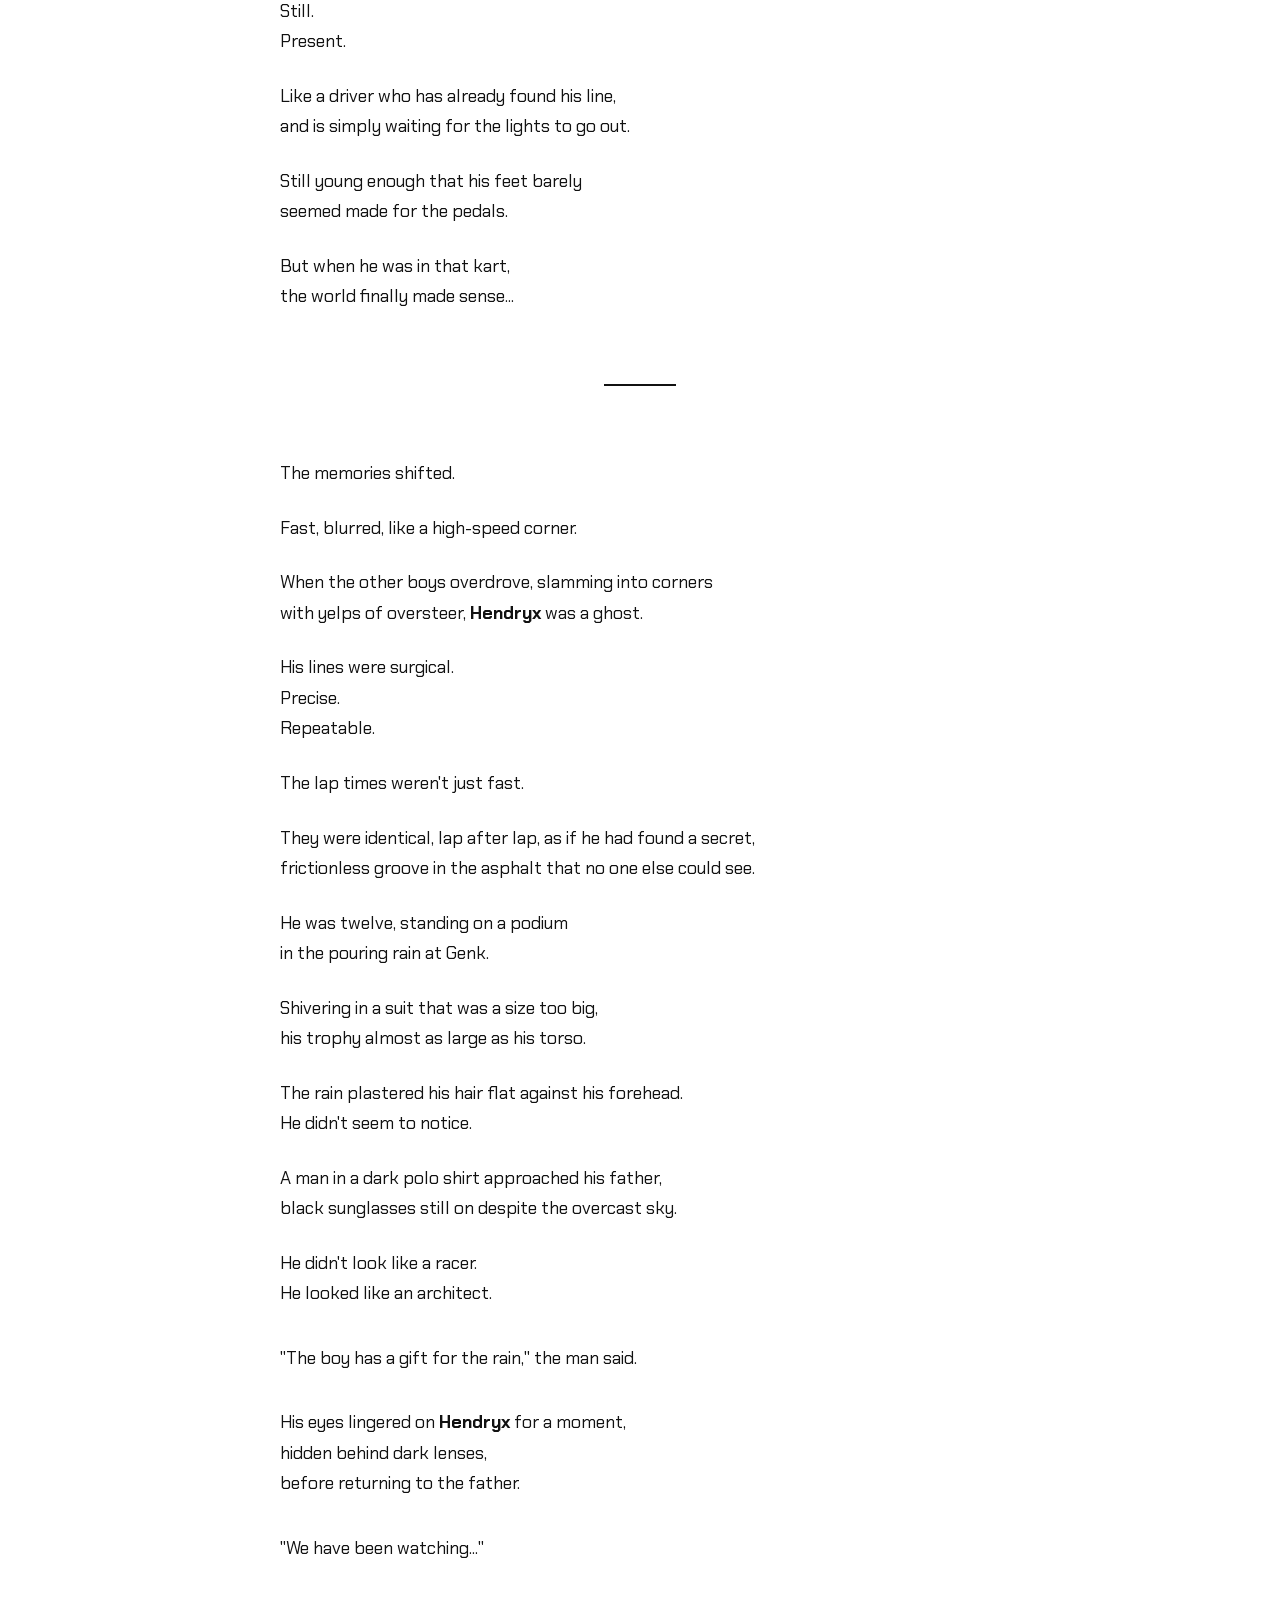
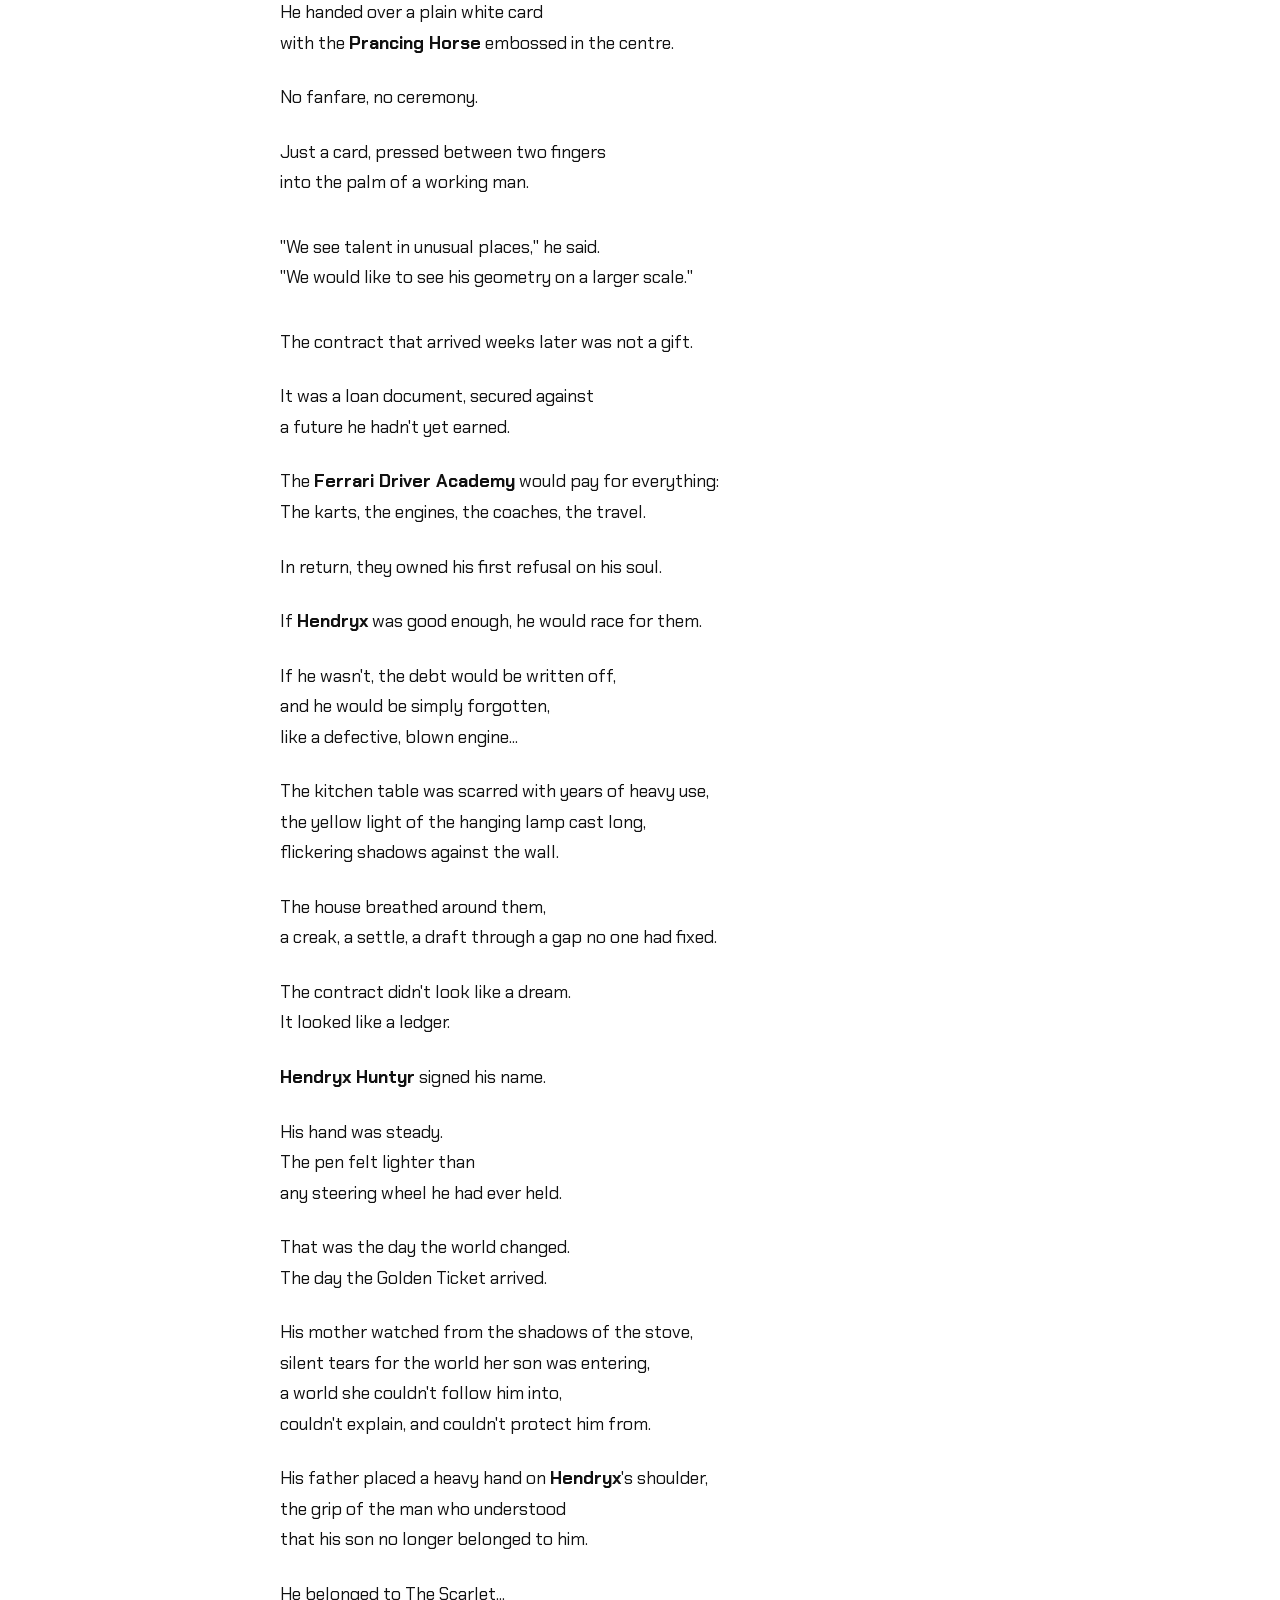
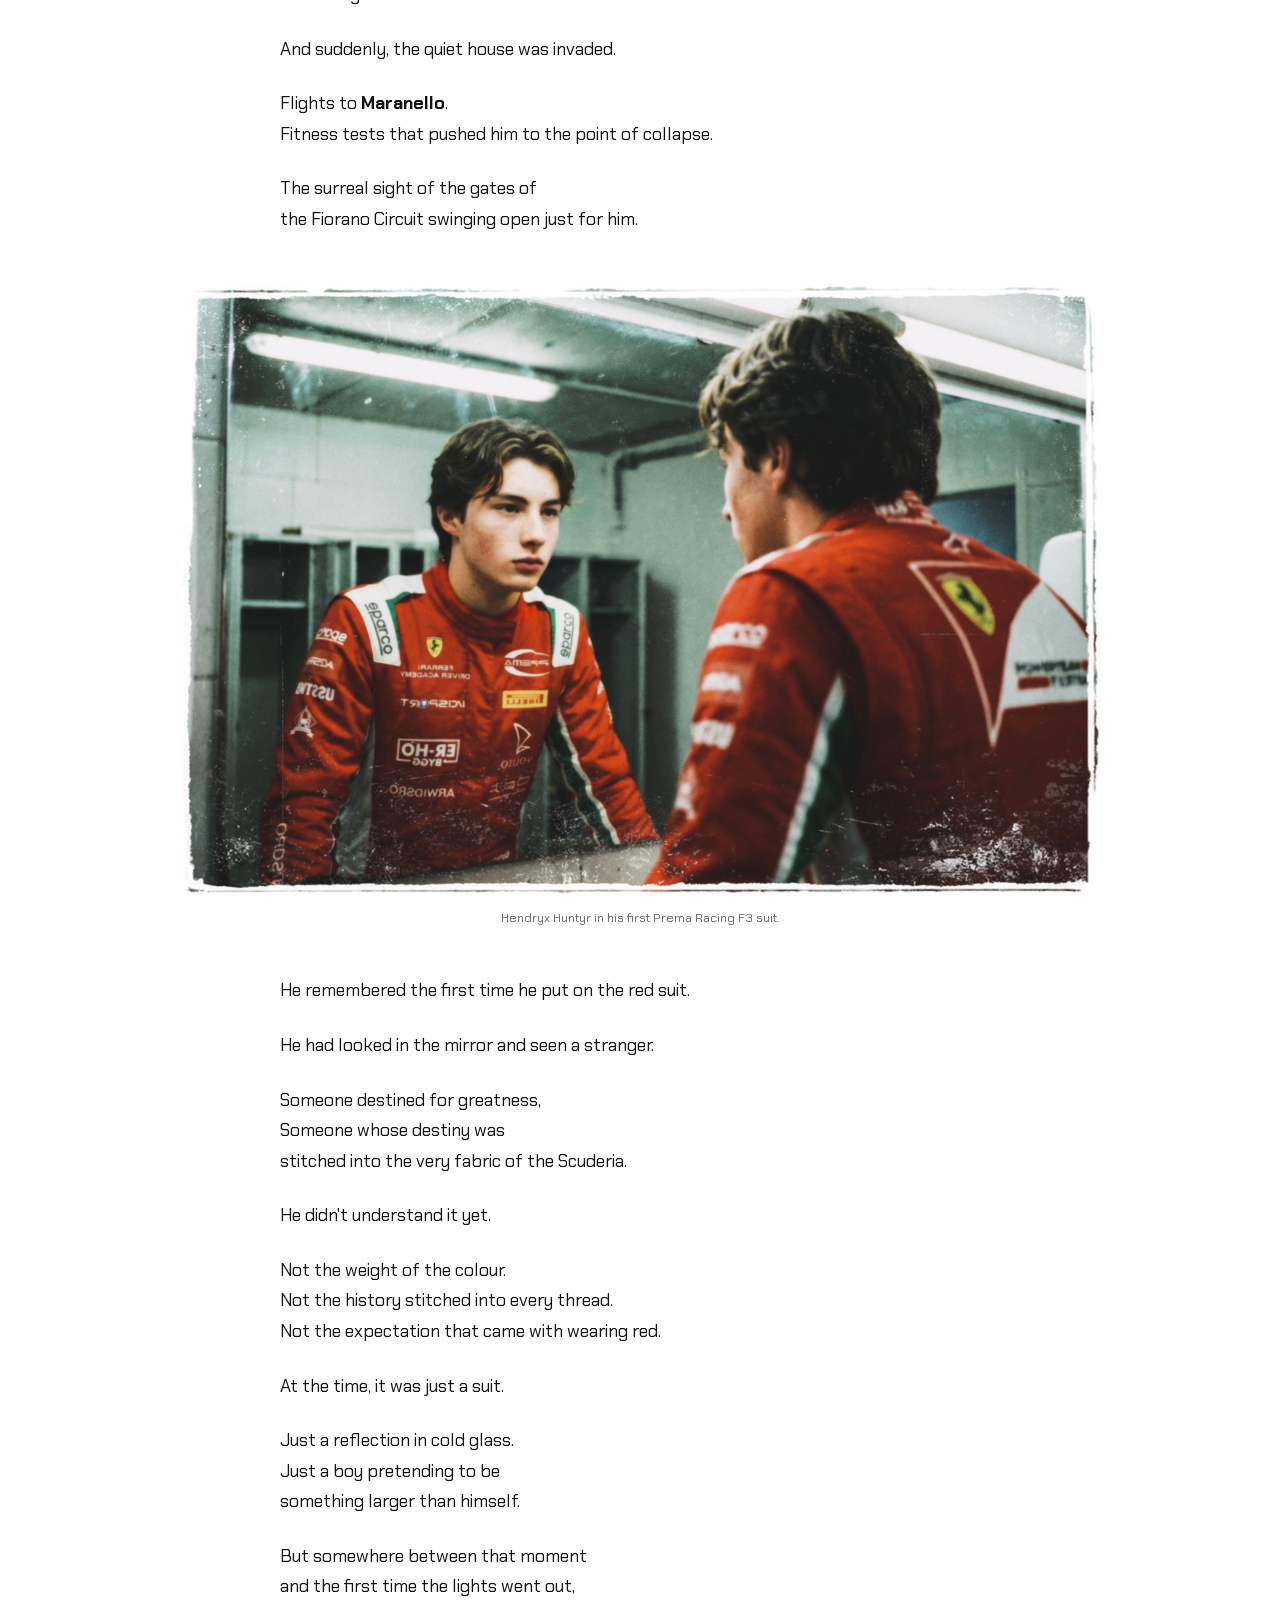
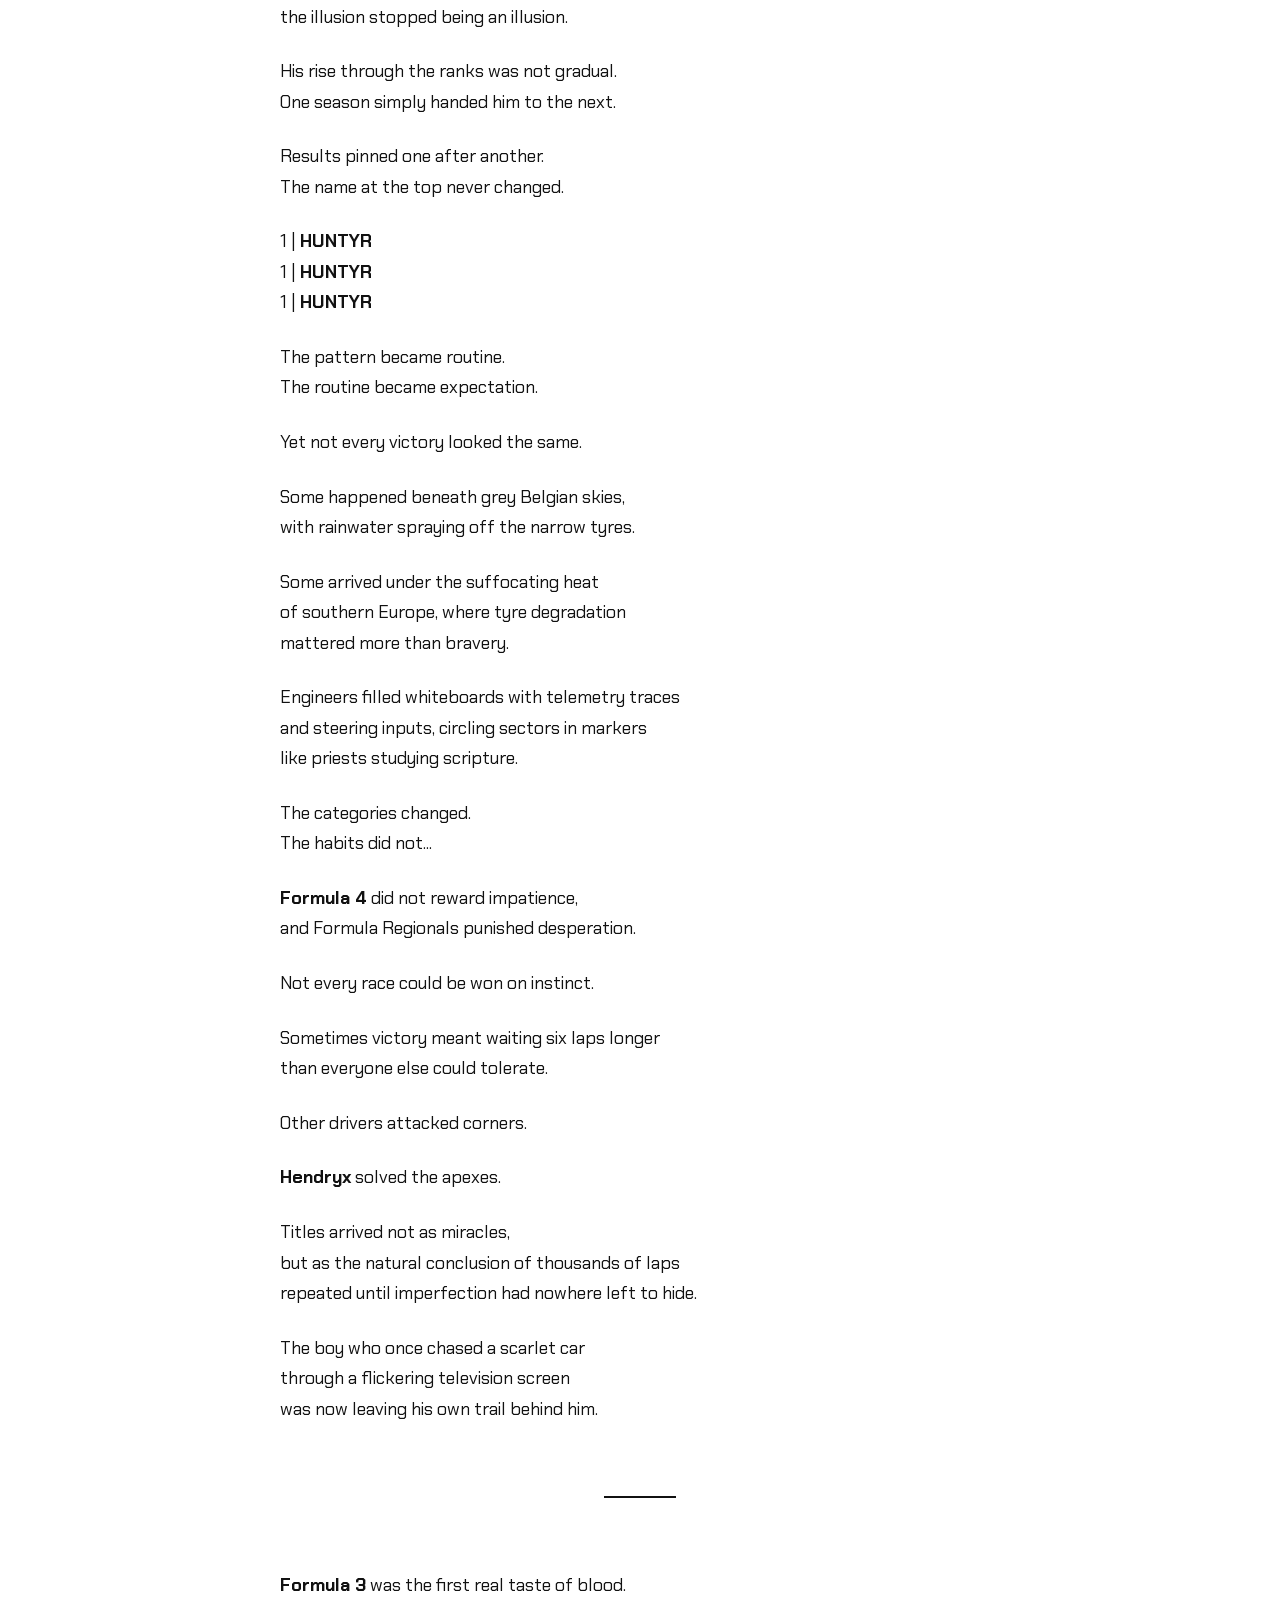
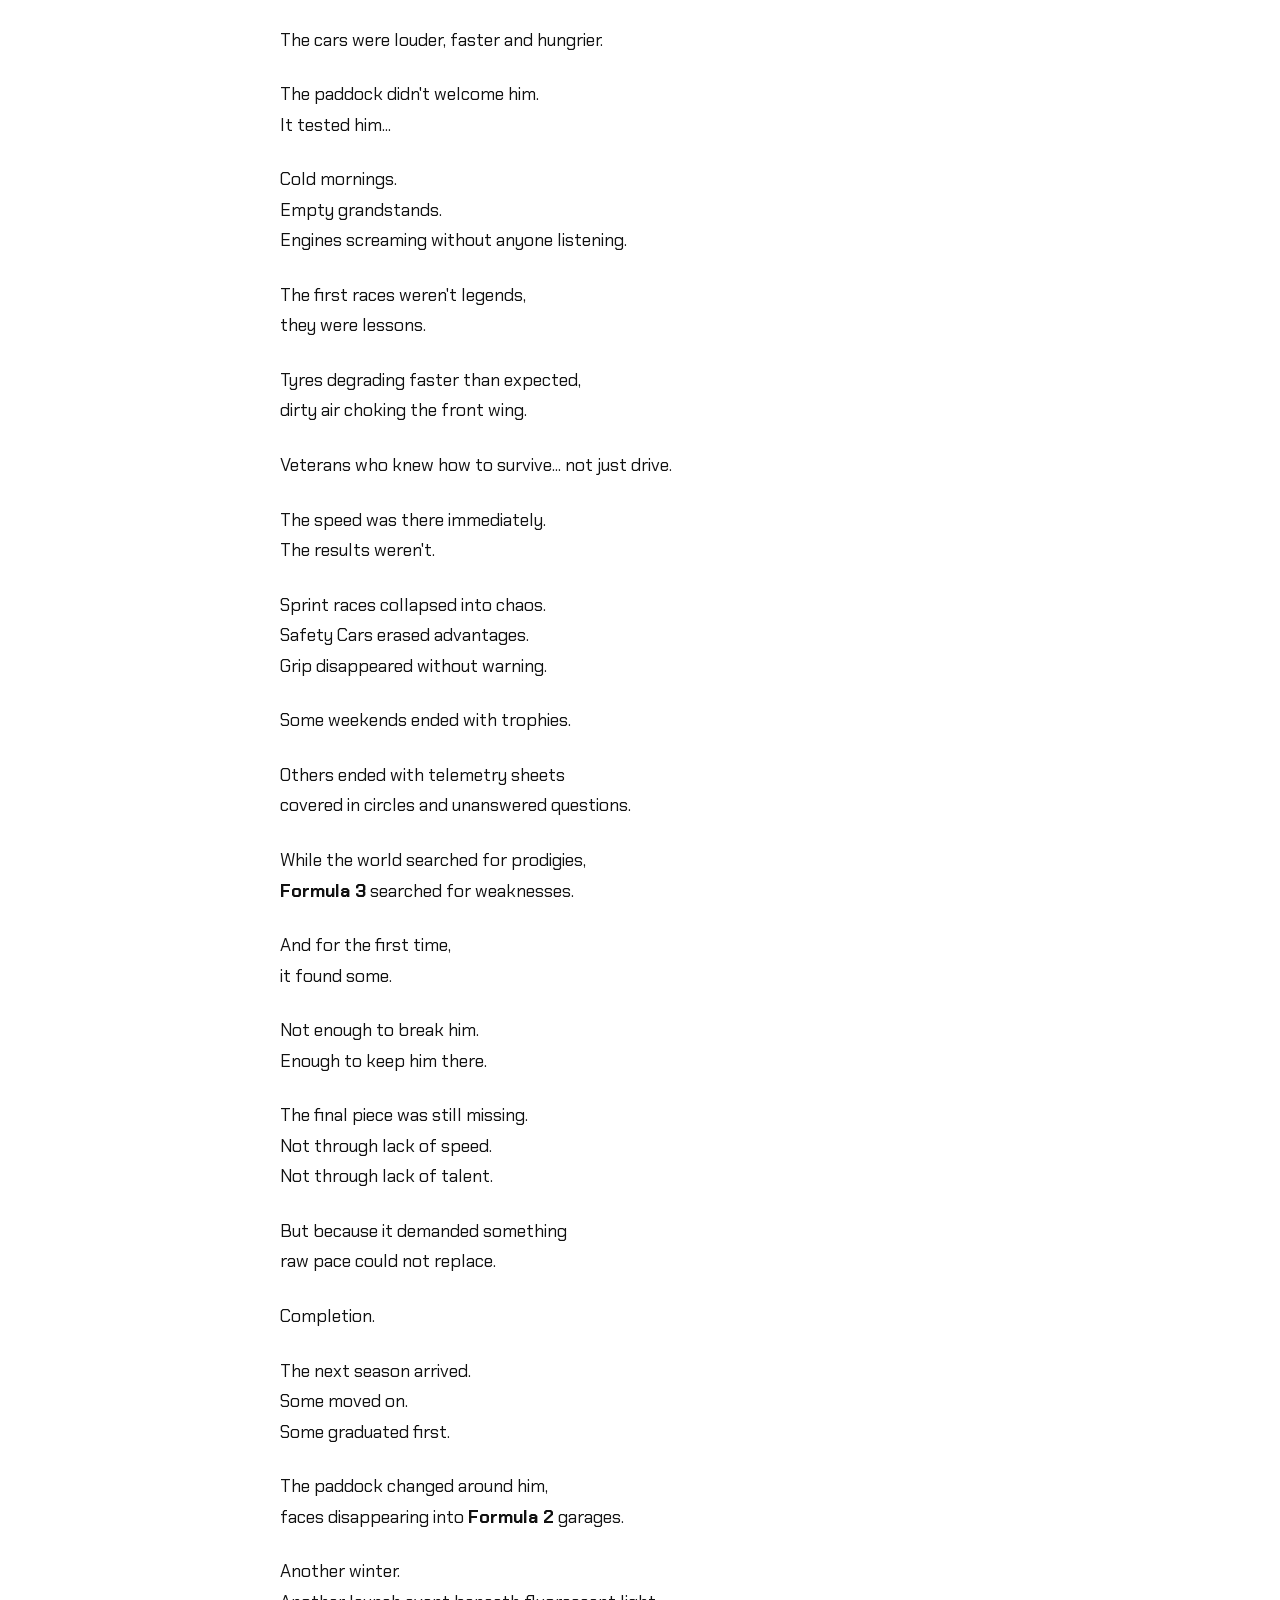
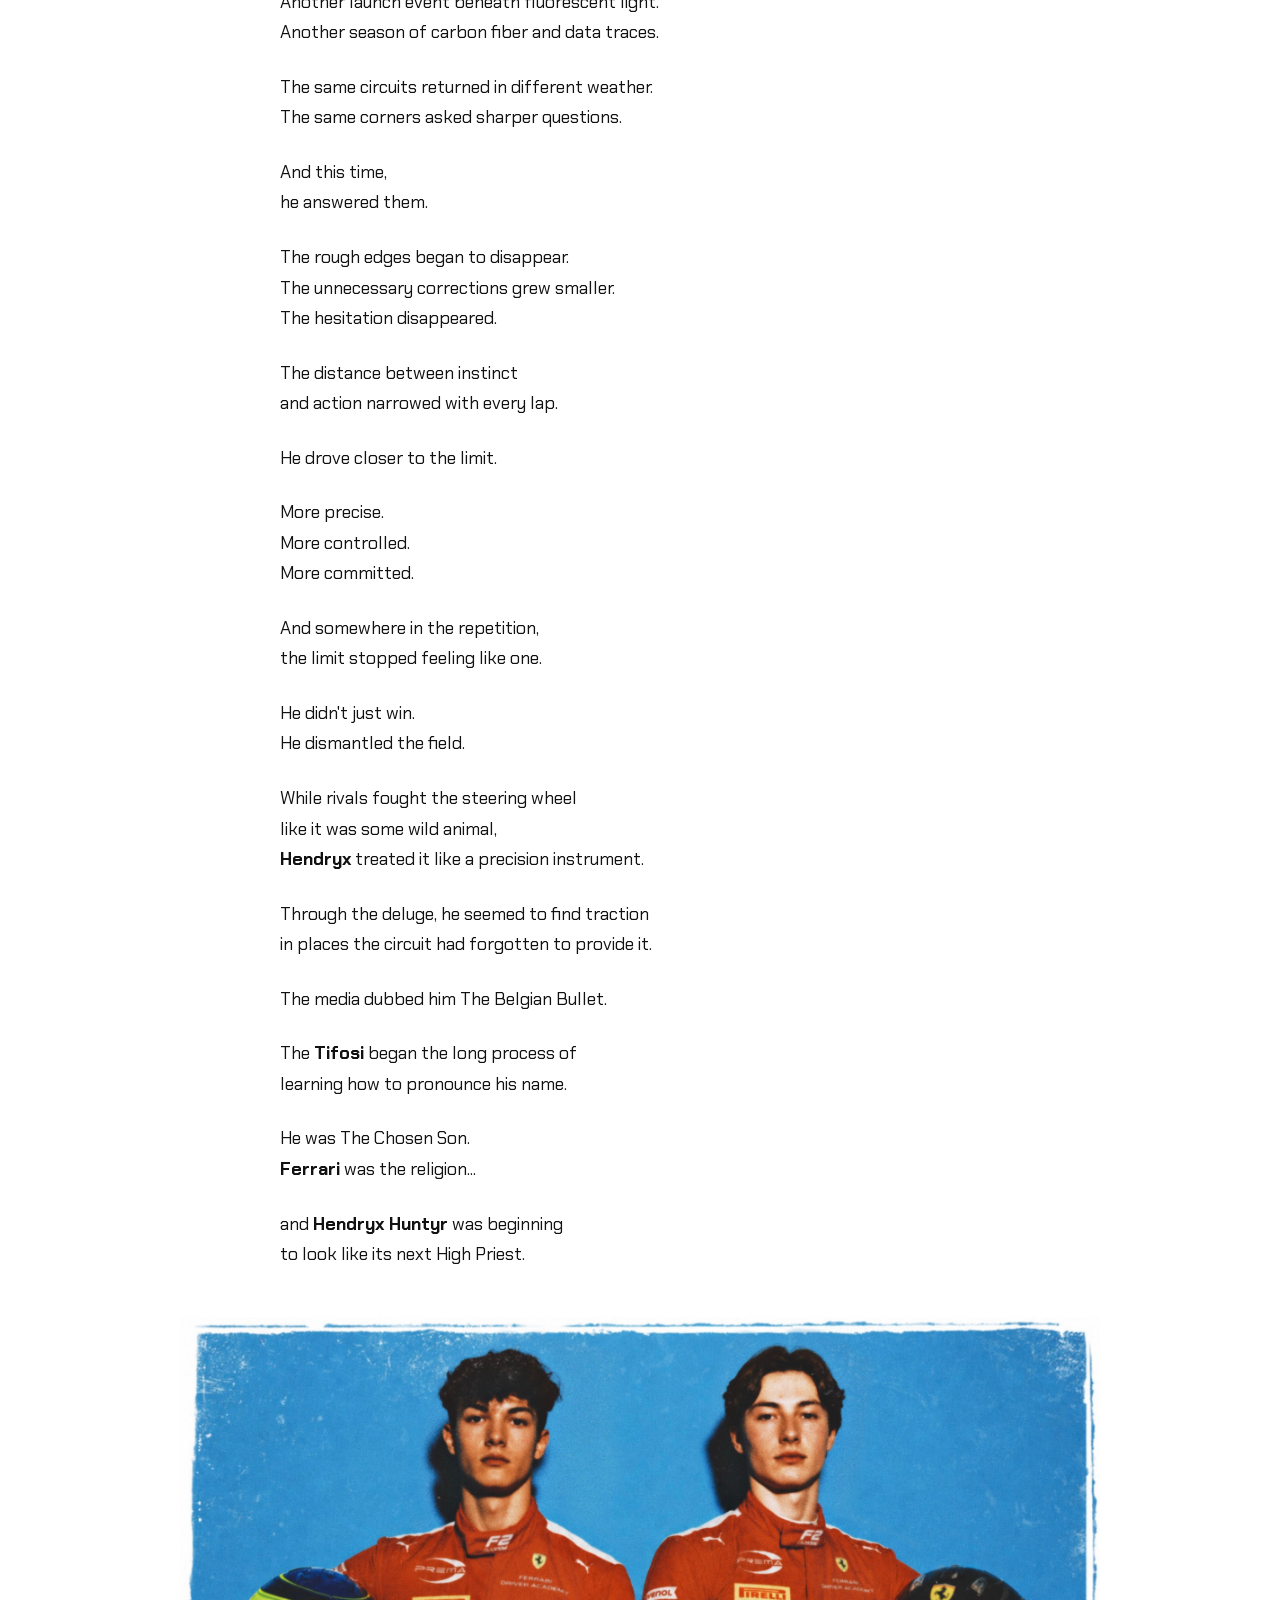
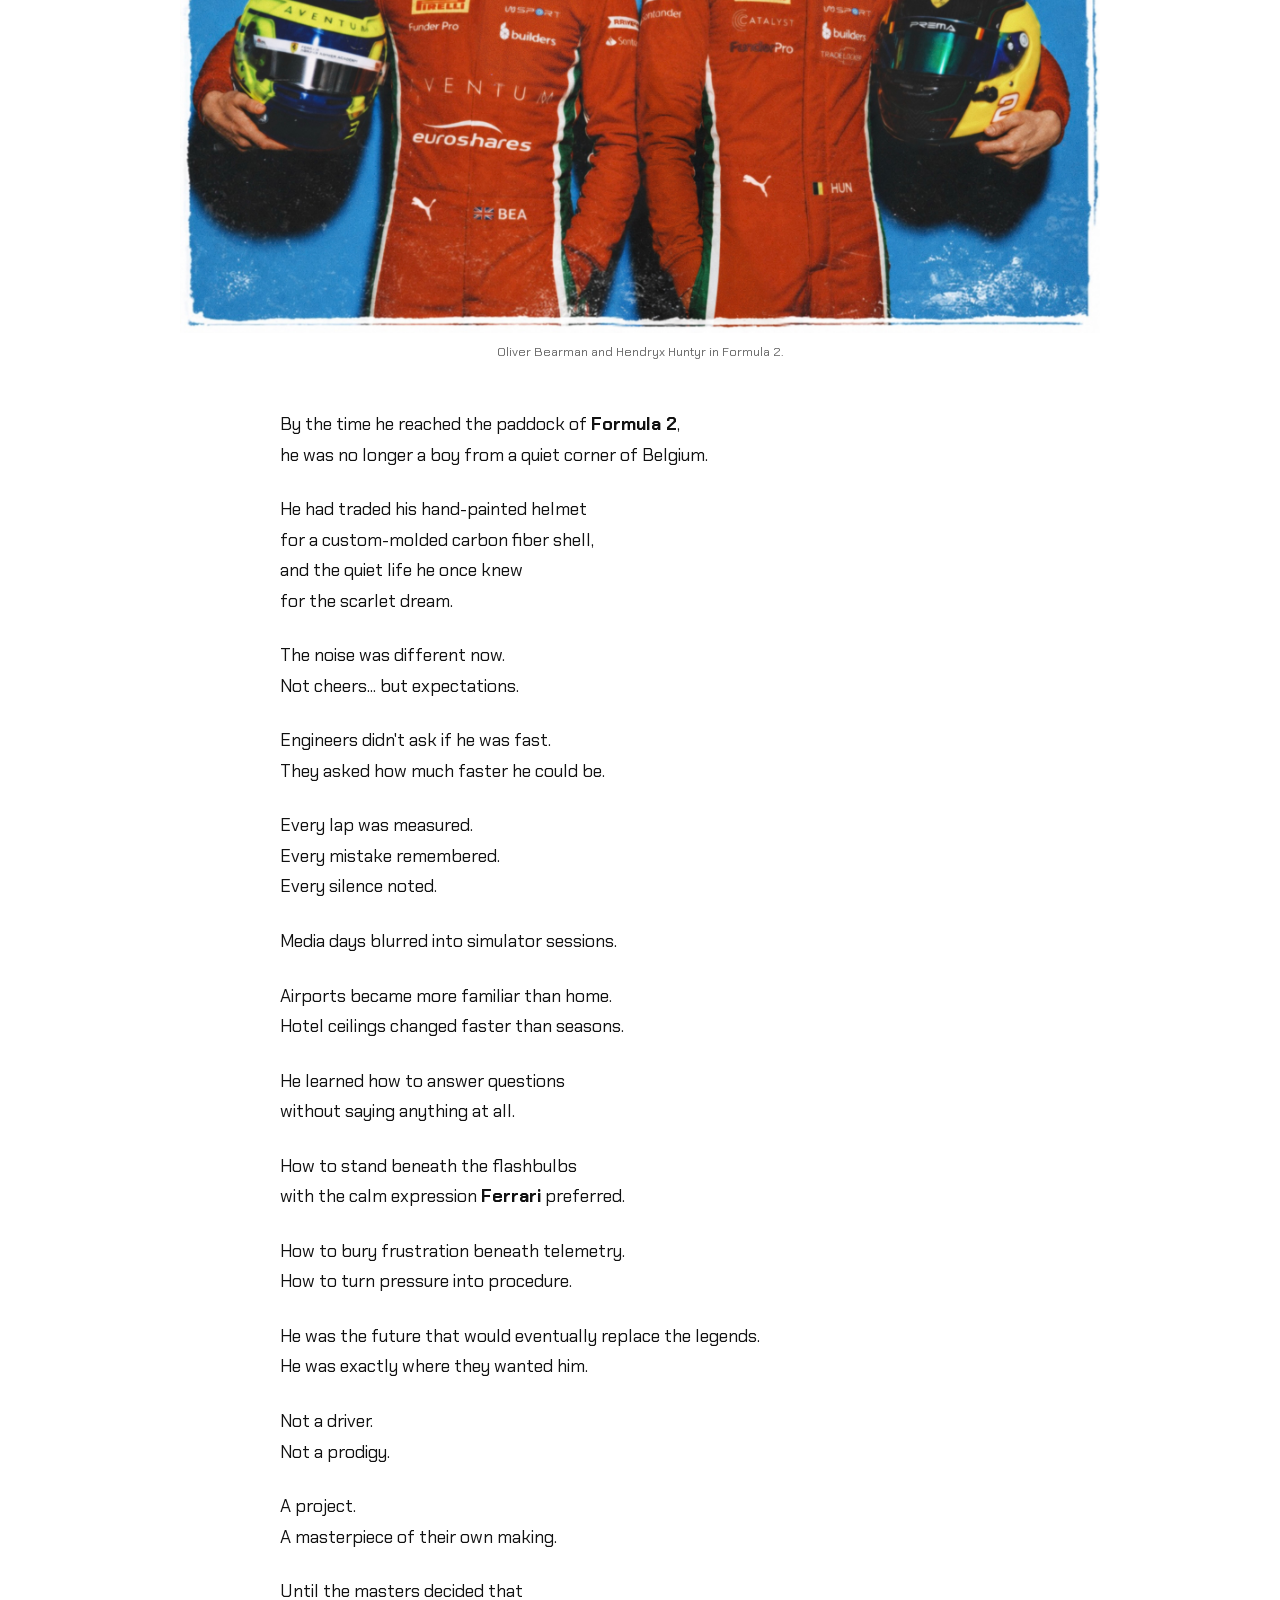
<file: chapters/chapter-02-the-scarlet-dream.html>
<!DOCTYPE html>
<html lang="en">
<head>
  <meta charset="UTF-8">
  <meta name="viewport" content="width=device-width, initial-scale=1.0">
  <meta name="description" content="Chapter 2, The Scarlet Dream, from The Scarlet's Mistake || The Bull's Blade.">
  <title>02 || The Scarlet Dream</title>

  <link rel="stylesheet" href="../css/global.css">
  <link rel="stylesheet" href="../css/chapter.css">
  
  <script src="../js/chapter.js" defer></script>
</head>

<body>
  <header class="site-header">
    <a class="story-title" href="../index.html">
        <span class="story-title--scarlet">THE SCARLET'S MISTAKE</span>
        <span class="story-title--separator" aria-hidden="true">||</span>
        <span class="story-title--bull">THE BULL'S BLADE</span>
    </a>
  </header>

  <main class="chapter-page">
    <article class="chapter" data-chapter="2">
      <header class="chapter-header">
        <p class="chapter-number">Chapter 2</p>
        <h1 class="chapter-title">The Scarlet Dream</h1>
      </header>

      <div class="chapter-content">
        <section class="scene" id="the-beginning" aria-labelledby="beginning-heading">
          <h2 class="visually-hidden" id="beginning-heading">The beginning of Hendryx’s scarlet dream</h2>

          <p>
              The scent of ink and the cold glass of the table faded,<br>
              but <b>Hendryx</b> didn't open his eyes.
          </p>

          <p>
              He let himself sink into the smell of<br>
              rain-slicked asphalt and cheap motor oil.
          </p>

          <p>
              Back to where all of it had begun...
          </p>

          <p>
              Long before the world learned the name <b>Hendryx Huntyr</b>,<br>
              before the million-euro contracts and the private jets,<br>
              there was just a small, drafty living room<br>
              in a quiet corner of Belgium.
          </p>

          <p>
              A house that didn't smell like prestige.
          </p>

          <p>
              It smelled like Sunday roast, damp coats,<br>
              and the quiet, undefeated persistence of the working class.
          </p>

          <p>
              <b>Hendryx</b> sat on the rug, chin in his hands,<br>
              legs crossed, back slightly hunched.
          </p>

          <p>
              His eyes were glued to a flickering television screen,<br>
              too small to contain the world it was showing him.
          </p>

          <p>
              The picture jumped at the edges.<br>
              The colour bled a little in the rain.
          </p>

          <p>
              On the screen, a silver chrome <b>McLaren</b><br>
              was dancing through the spray of a torrential downpour.
          </p>

          <p>
              At the wheel was a young <b>Lewis Hamilton</b>,<br>
              already a World Champion, already defying physics,<br>
              carving his way into history with the ease of a natural force.
          </p>

          <blockquote class="dialogue">
            <p>
              "You see that, <b>Hendryx</b>?" his father would say,<br>
              leaning over the back of the sofa,<br>
              a grease-stained rag in his hand.
            </p>
          </blockquote>

          <blockquote class="dialogue">
            <p>
              "That's not just driving.<br>
              That's heart, I'll tell ya."
            </p>
          </blockquote>

          <p>
              But Hendryx wasn't watching the silver <b>McLaren</b>.
          </p>

          <p>
              He wasn't watching the surgical, methodical<br>
              <b>Sebastian Vettel</b> in his midnight Red Bull, either.
          </p>

          <p>
              To him, <b>Fernando Alonso</b>'s Ferrari<br>
              was the only beast that was truly alive.
          </p>

          <p>
              A live wire of fury, screaming through the pixels.
          </p>

          <p>
              A dart of scarlet rage, fighting a war<br>
              it was destined to lose.
          </p>

          <p>
              Every desperate overtake.<br>
              Every defensive swerve.
          </p>

          <p>
              Transmitted through the tinny speakers<br>
              and directly into the boy's bones.
          </p>

          <p>
              His father watched his son, not the screen.
          </p>

          <p>
              His voice was a low rumble, as familiar to <b>Hendryx</b><br>
              as the thunder of an engine.
          </p>

          <blockquote class="dialogue">
            <p>
              "Is that the one, son?"
            </p>
          </blockquote>

          <figure class="chapter-image chapter-image--wide">
            <img src="../images/chapter-02/young-hendryx-watching-ferrari.png" alt="A young boy sits cross-legged on a living room rug, watching Fernando Alonso’s Ferrari race in the rain on television." loading="lazy">
            <figcaption>The dream began in a quiet living room in Belgium.</figcaption>
          </figure>

          <p>
              <b>Hendryx</b> didn't answer...<br>
              he just gave a small, solemn nod.
          </p>

          <p>
              The kind that meant everything<br>
              and cost nothing to say out loud.
          </p>

          <p>
              He didn't have a custom-built simulator<br>
              or a private track in his backyard.
          </p>

          <p>
              He had a beat-up kart that his dad spent<br>
              his weekends welding back together,<br>
              and a helmet with a hand-painted<br>
              Belgian flag, that was already starting to chip.
          </p>

          <p>
              But the kart was his.
          </p>

          <p>
              Not a loan.<br>
              Not a programme asset.<br>
              Not something that belonged to a crest or a colour.
          </p>

          <p>
              Just steel and rubber and the smell of<br>
              two-stroke exhaust baked into everything he owned.
          </p>

          <p>
              His father had bolted the seat brackets on a Sunday<br>
              with a torque wrench borrowed from the neighbour.
          </p>

          <p>
              His mother had repainted the visor strip because<br>
              the original had faded pale<br>
              in a season of Belgian weather.
          </p>

          <p>
              It wasn't fast, not by anyone else's measure.
          </p>

          <p>
              But when <b>Hendryx</b> sat in it,<br>
              hands loose on the wheel, chin slightly lifted.
          </p>

          <p>
              He wasn't a boy borrowing someone else's dream.
          </p>

          <p>
              He was already home.
          </p>

          <figure class="chapter-image chapter-image--wide">
            <img src="../images/chapter-02/young-hendryx-karting.png" alt="A young Hendryx Huntyr leans on his helmet in a pit lane while karts race behind him." loading="lazy">
            <figcaption>Hendryx Huntyr in his early karting days.</figcaption>
          </figure>

          <p>
              Calm.<br>
              Still.<br>
              Present.
          </p>

          <p>
              Like a driver who has already found his line,<br>
              and is simply waiting for the lights to go out.
          </p>

          <p>
              Still young enough that his feet barely<br>
              seemed made for the pedals.
          </p>

          <p>
              But when he was in that kart,<br>
              the world finally made sense...
          </p>

        </section>

        <hr class="scene-break" aria-label="Scene break">

        <section class="scene" id="ferrari-academy" aria-labelledby="academy-heading">
          <h2 class="visually-hidden" id="academy-heading">The Ferrari Driver Academy</h2>

          <p>
              The memories shifted.
          </p>

          <p>
              Fast, blurred, like a high-speed corner.
          </p>

          <p>
              When the other boys overdrove, slamming into corners<br>
              with yelps of oversteer, <b>Hendryx</b> was a ghost.
          </p>

          <p>
              His lines were surgical.<br>
              Precise.<br>
              Repeatable.
          </p>

          <p>
              The lap times weren't just fast.
          </p>

          <p>
              They were identical, lap after lap, as if he had found a secret,<br>
              frictionless groove in the asphalt that no one else could see.
          </p>

          <p>
              He was twelve, standing on a podium<br>
              in the pouring rain at Genk.
          </p>

          <p>
              Shivering in a suit that was a size too big,<br>
              his trophy almost as large as his torso.
          </p>

          <p>
              The rain plastered his hair flat against his forehead.<br>
              He didn't seem to notice.
          </p>

          <p>
              A man in a dark polo shirt approached his father,<br>
              black sunglasses still on despite the overcast sky.
          </p>

          <p>
              He didn't look like a racer.<br>
              He looked like an architect.
          </p>

          <blockquote class="dialogue">
            <p>
              "The boy has a gift for the rain," the man said.
            </p>
          </blockquote>

          <p>
              His eyes lingered on <b>Hendryx</b> for a moment,<br>
              hidden behind dark lenses,<br>
              before returning to the father.
          </p>

          <blockquote class="dialogue">
            <p>
              "We have been watching..."
            </p>
          </blockquote>

          <p>
              He handed over a plain white card<br>
              with the <b>Prancing Horse</b> embossed in the centre.
          </p>

          <p>
              No fanfare, no ceremony.
          </p>

          <p>
              Just a card, pressed between two fingers<br>
              into the palm of a working man.
          </p>

          <blockquote class="dialogue">
            <p>
              "We see talent in unusual places," he said.<br>
              "We would like to see his geometry on a larger scale."
            </p>
          </blockquote>

          <p>
              The contract that arrived weeks later was not a gift.
          </p>

          <p>
              It was a loan document, secured against<br>
              a future he hadn't yet earned.
          </p>

          <p>
              The <b>Ferrari Driver Academy</b> would pay for everything:<br>
              The karts, the engines, the coaches, the travel.
          </p>

          <p>
              In return, they owned his first refusal on his soul.
          </p>

          <p>
              If <b>Hendryx</b> was good enough, he would race for them.
          </p>

          <p>
              If he wasn't, the debt would be written off,<br>
              and he would be simply forgotten,<br>
              like a defective, blown engine...
          </p>

          <p>
              The kitchen table was scarred with years of heavy use,<br>
              the yellow light of the hanging lamp cast long,<br>
              flickering shadows against the wall.
          </p>

          <p>
              The house breathed around them,<br>
              a creak, a settle, a draft through a gap no one had fixed.
          </p>

          <p>
              The contract didn't look like a dream.<br>
              It looked like a ledger.
          </p>

          <p>
              <b>Hendryx Huntyr</b> signed his name.
          </p>

          <p>
              His hand was steady.<br>
              The pen felt lighter than<br>
              any steering wheel he had ever held.
          </p>

          <p>
              That was the day the world changed.<br>
              The day the Golden Ticket arrived.
          </p>

          <p>
              His mother watched from the shadows of the stove,<br>
              silent tears for the world her son was entering,<br>
              a world she couldn't follow him into,<br>
              couldn't explain, and couldn't protect him from.
          </p>

          <p>
              His father placed a heavy hand on <b>Hendryx</b>'s shoulder,<br>
              the grip of the man who understood<br>
              that his son no longer belonged to him.
          </p>

          <p>
              He belonged to The Scarlet...
          </p>

          <p>
              And suddenly, the quiet house was invaded.
          </p>

          <p>
              Flights to <b>Maranello</b>.<br>
              Fitness tests that pushed him to the point of collapse.
          </p>

          <p>
              The surreal sight of the gates of<br>
              the Fiorano Circuit swinging open just for him.
          </p>

          <figure class="chapter-image chapter-image--wide">
            <img src="../images/chapter-02/hendryx-prema-f3.png" alt="A young teenage Hendryx Huntyr stands in a locker room mirror wearing his first Prema Racing F3 suit." loading="lazy">
            <figcaption>Hendryx Huntyr in his first Prema Racing F3 suit.</figcaption>
          </figure>

          <p>
              He remembered the first time he put on the red suit.
          </p>

          <p>
              He had looked in the mirror and seen a stranger.
          </p>

          <p>
              Someone destined for greatness,<br>
              Someone whose destiny was<br>
              stitched into the very fabric of the Scuderia.
          </p>

          <p>
              He didn't understand it yet.
          </p>

          <p>
              Not the weight of the colour.<br>
              Not the history stitched into every thread.<br>
              Not the expectation that came with wearing red.
          </p>

          <p>
              At the time, it was just a suit.
          </p>

          <p>
              Just a reflection in cold glass.<br>
              Just a boy pretending to be<br>
              something larger than himself.
          </p>

          <p>
              But somewhere between that moment<br>
              and the first time the lights went out,<br>
              the illusion stopped being an illusion.
          </p>

          <p>
              His rise through the ranks was not gradual.<br>
              One season simply handed him to the next.
          </p>

          <p>
              Results pinned one after another.<br>
              The name at the top never changed.
          </p>

          <p>
              1 | <b>HUNTYR</b><br>
              1 | <b>HUNTYR</b><br>
              1 | <b>HUNTYR</b>
          </p>

          <p>
              The pattern became routine.<br>
              The routine became expectation.
          </p>

          <p>
              Yet not every victory looked the same.
          </p>

          <p>
              Some happened beneath grey Belgian skies,<br>
              with rainwater spraying off the narrow tyres.
          </p>

          <p>
              Some arrived under the suffocating heat<br>
              of southern Europe, where tyre degradation<br>
              mattered more than bravery.
          </p>

          <p>
              Engineers filled whiteboards with telemetry traces<br>
              and steering inputs, circling sectors in markers<br>
              like priests studying scripture.
          </p>

          <p>
              The categories changed.<br>
              The habits did not...
          </p>

          <p>
              <b>Formula 4</b> did not reward impatience,<br>
              and Formula Regionals punished desperation.
          </p>

          <p>
              Not every race could be won on instinct.
          </p>

          <p>
              Sometimes victory meant waiting six laps longer<br>
              than everyone else could tolerate.
          </p>

          <p>
              Other drivers attacked corners.
          </p>

          <p>
              <b>Hendryx</b> solved the apexes.
          </p>

          <p>
              Titles arrived not as miracles,<br>
              but as the natural conclusion of thousands of laps<br>
              repeated until imperfection had nowhere left to hide.
          </p>

          <p>
              The boy who once chased a scarlet car<br>
              through a flickering television screen<br>
              was now leaving his own trail behind him.
          </p>

        </section>

        <hr class="scene-break" aria-label="Scene break">

        <section class="scene" id="formula-three-and-two" aria-labelledby="formula-heading">
          <h2 class="visually-hidden" id="formula-heading">Hendryx rises through Formula 3 and Formula 2</h2>

          <p>
              <b>Formula 3</b> was the first real taste of blood.
          </p>

          <p>
              The cars were louder, faster and hungrier.
          </p>

          <p>
              The paddock didn't welcome him.<br>
              It tested him...
          </p>

          <p>
              Cold mornings.<br>
              Empty grandstands.<br>
              Engines screaming without anyone listening.
          </p>

          <p>
              The first races weren't legends,<br>
              they were lessons.
          </p>

          <p>
              Tyres degrading faster than expected,<br>
              dirty air choking the front wing.
          </p>

          <p>
              Veterans who knew how to survive... not just drive.
          </p>

          <p>
              The speed was there immediately.<br>
              The results weren't.
          </p>

          <p>
              Sprint races collapsed into chaos.<br>
              Safety Cars erased advantages.<br>
              Grip disappeared without warning.
          </p>

          <p>
              Some weekends ended with trophies.
          </p>

          <p>
              Others ended with telemetry sheets<br>
              covered in circles and unanswered questions.
          </p>

          <p>
              While the world searched for prodigies,<br>
              <b>Formula 3</b> searched for weaknesses.
          </p>

          <p>
              And for the first time,<br>
              it found some.
          </p>

          <p>
              Not enough to break him.<br>
              Enough to keep him there.
          </p>

          <p>
              The final piece was still missing.<br>
              Not through lack of speed.<br>
              Not through lack of talent.
          </p>

          <p>
              But because it demanded something<br>
              raw pace could not replace.
          </p>

          <p>
              Completion.
          </p>

          <p>
              The next season arrived.<br>
              Some moved on.<br>
              Some graduated first.
          </p>

          <p>
              The paddock changed around him,<br>
              faces disappearing into <b>Formula 2</b> garages.
          </p>

          <p>
              Another winter.<br>
              Another launch event beneath fluorescent light.<br>
              Another season of carbon fiber and data traces.
          </p>

          <p>
              The same circuits returned in different weather.<br>
              The same corners asked sharper questions.
          </p>

          <p>
              And this time,<br>
              he answered them.
          </p>

          <p>
              The rough edges began to disappear.<br>
              The unnecessary corrections grew smaller.<br>
              The hesitation disappeared.
          </p>

          <p>
              The distance between instinct<br>
              and action narrowed with every lap.
          </p>

          <p>
              He drove closer to the limit.
          </p>

          <p>
              More precise.<br>
              More controlled.<br>
              More committed.
          </p>

          <p>
              And somewhere in the repetition,<br>
              the limit stopped feeling like one.
          </p>

          <p>
              He didn't just win.<br>
              He dismantled the field.
          </p>

          <p>
              While rivals fought the steering wheel<br>
              like it was some wild animal,<br>
              <b>Hendryx</b> treated it like a precision instrument.
          </p>

          <p>
              Through the deluge, he seemed to find traction<br>
              in places the circuit had forgotten to provide it.
          </p>

          <p>
              The media dubbed him The Belgian Bullet.
          </p>

          <p>
              The <b>Tifosi</b> began the long process of<br>
              learning how to pronounce his name.
          </p>

          <p>
              He was The Chosen Son.<br>
              <b>Ferrari</b> was the religion...
          </p>

          <p>
              and <b>Hendryx Huntyr</b> was beginning<br>
              to look like its next High Priest.
          </p>

          <figure class="chapter-image chapter-image--wide">
            <img src="../images/chapter-02/bearman-hendryx-f2.png" alt="Oliver Bearman and Hendryx Huntyr stand side by side in Prema Racing suits holding helmets for an official F2 portrait." loading="lazy">
            <figcaption>Oliver Bearman and Hendryx Huntyr in Formula 2.</figcaption>
          </figure>

          <p>
              By the time he reached the paddock of <b>Formula 2</b>,<br>
              he was no longer a boy from a quiet corner of Belgium.
          </p>

          <p>
              He had traded his hand-painted helmet<br>
              for a custom-molded carbon fiber shell,<br>
              and the quiet life he once knew<br>
              for the scarlet dream.
          </p>

          <p>
              The noise was different now.<br>
              Not cheers... but expectations.
          </p>

          <p>
              Engineers didn't ask if he was fast.<br>
              They asked how much faster he could be.
          </p>

          <p>
              Every lap was measured.<br>
              Every mistake remembered.<br>
              Every silence noted.
          </p>

          <p>
              Media days blurred into simulator sessions.
          </p>

          <p>
              Airports became more familiar than home.<br>
              Hotel ceilings changed faster than seasons.
          </p>

          <p>
              He learned how to answer questions<br>
              without saying anything at all.
          </p>

          <p>
              How to stand beneath the flashbulbs<br>
              with the calm expression <b>Ferrari</b> preferred.
          </p>

          <p>
              How to bury frustration beneath telemetry.<br>
              How to turn pressure into procedure.
          </p>

          <p>
              He was the future that would eventually replace the legends.<br>
              He was exactly where they wanted him.
          </p>

          <p>
              Not a driver.<br>
              Not a prodigy.
          </p>

          <p>
              A project.<br>
              A masterpiece of their own making.
          </p>

          <p>
              Until the masters decided that<br>
              they no longer needed the masterpiece.
          </p>

        </section>

      </div>

      <footer class="chapter-footer">
        <nav class="chapter-navigation" aria-label="Chapter navigation">
          <a class="chapter-navigation__previous" href="chapter-01-the-announcement.html">◁ Previous Chapter</a>
          <a class="chapter-navigation__next" href="chapter-03-the-proving-ground.html">Next Chapter ▷</a>
        </nav>
      </footer>
    </article>
  </main>
</body>
</html>
</file>
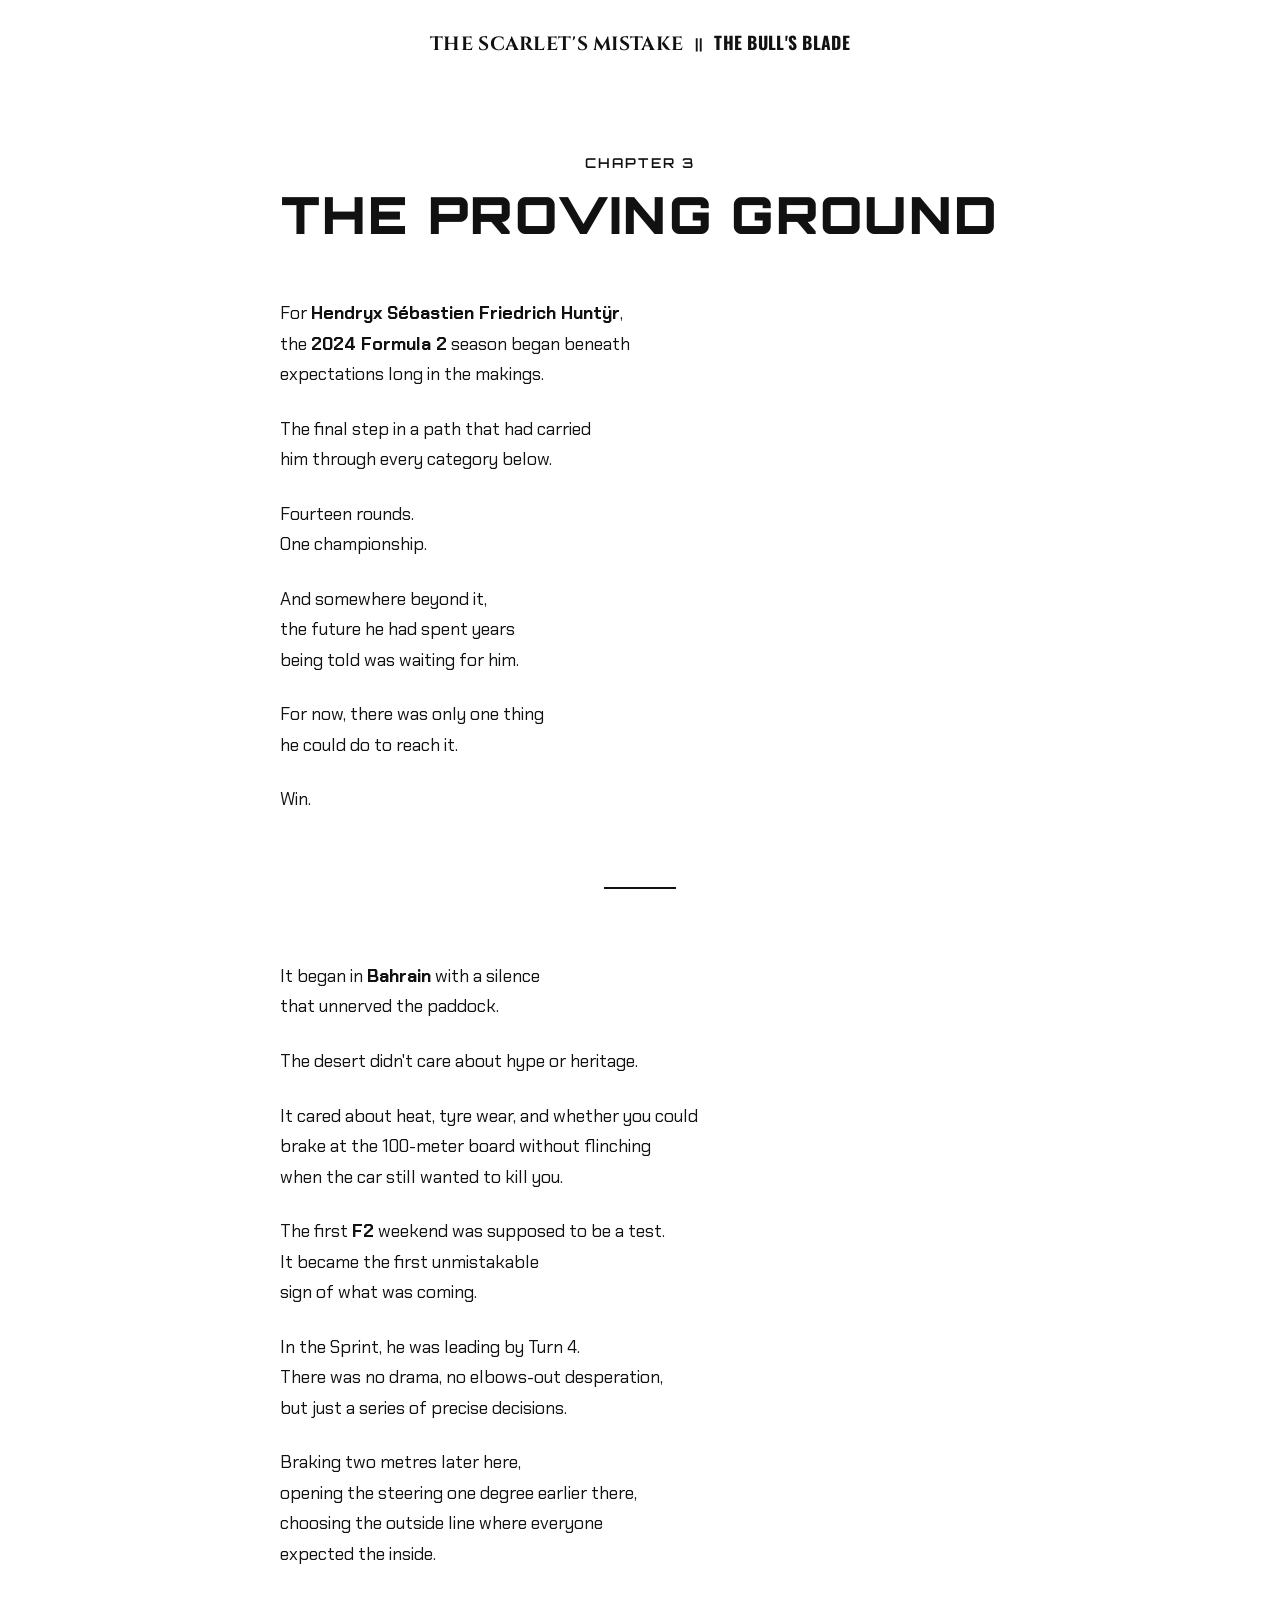
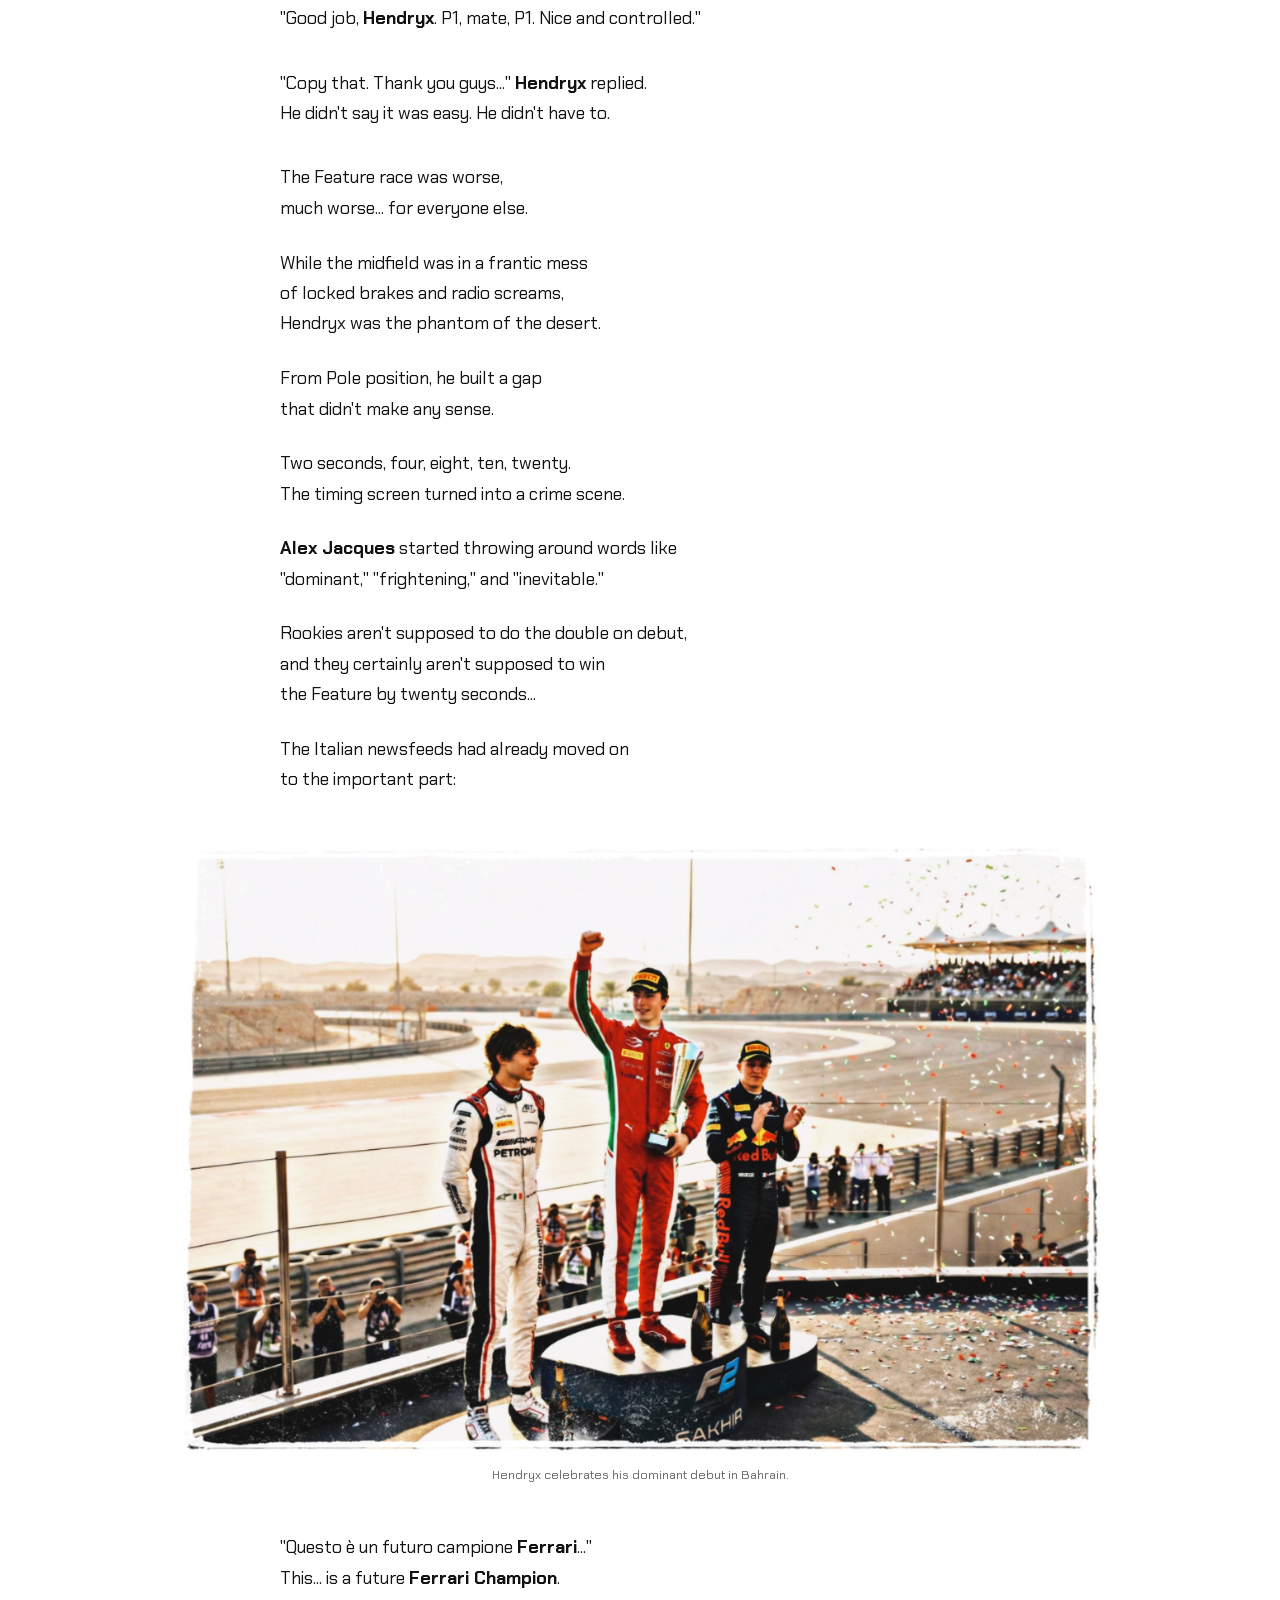
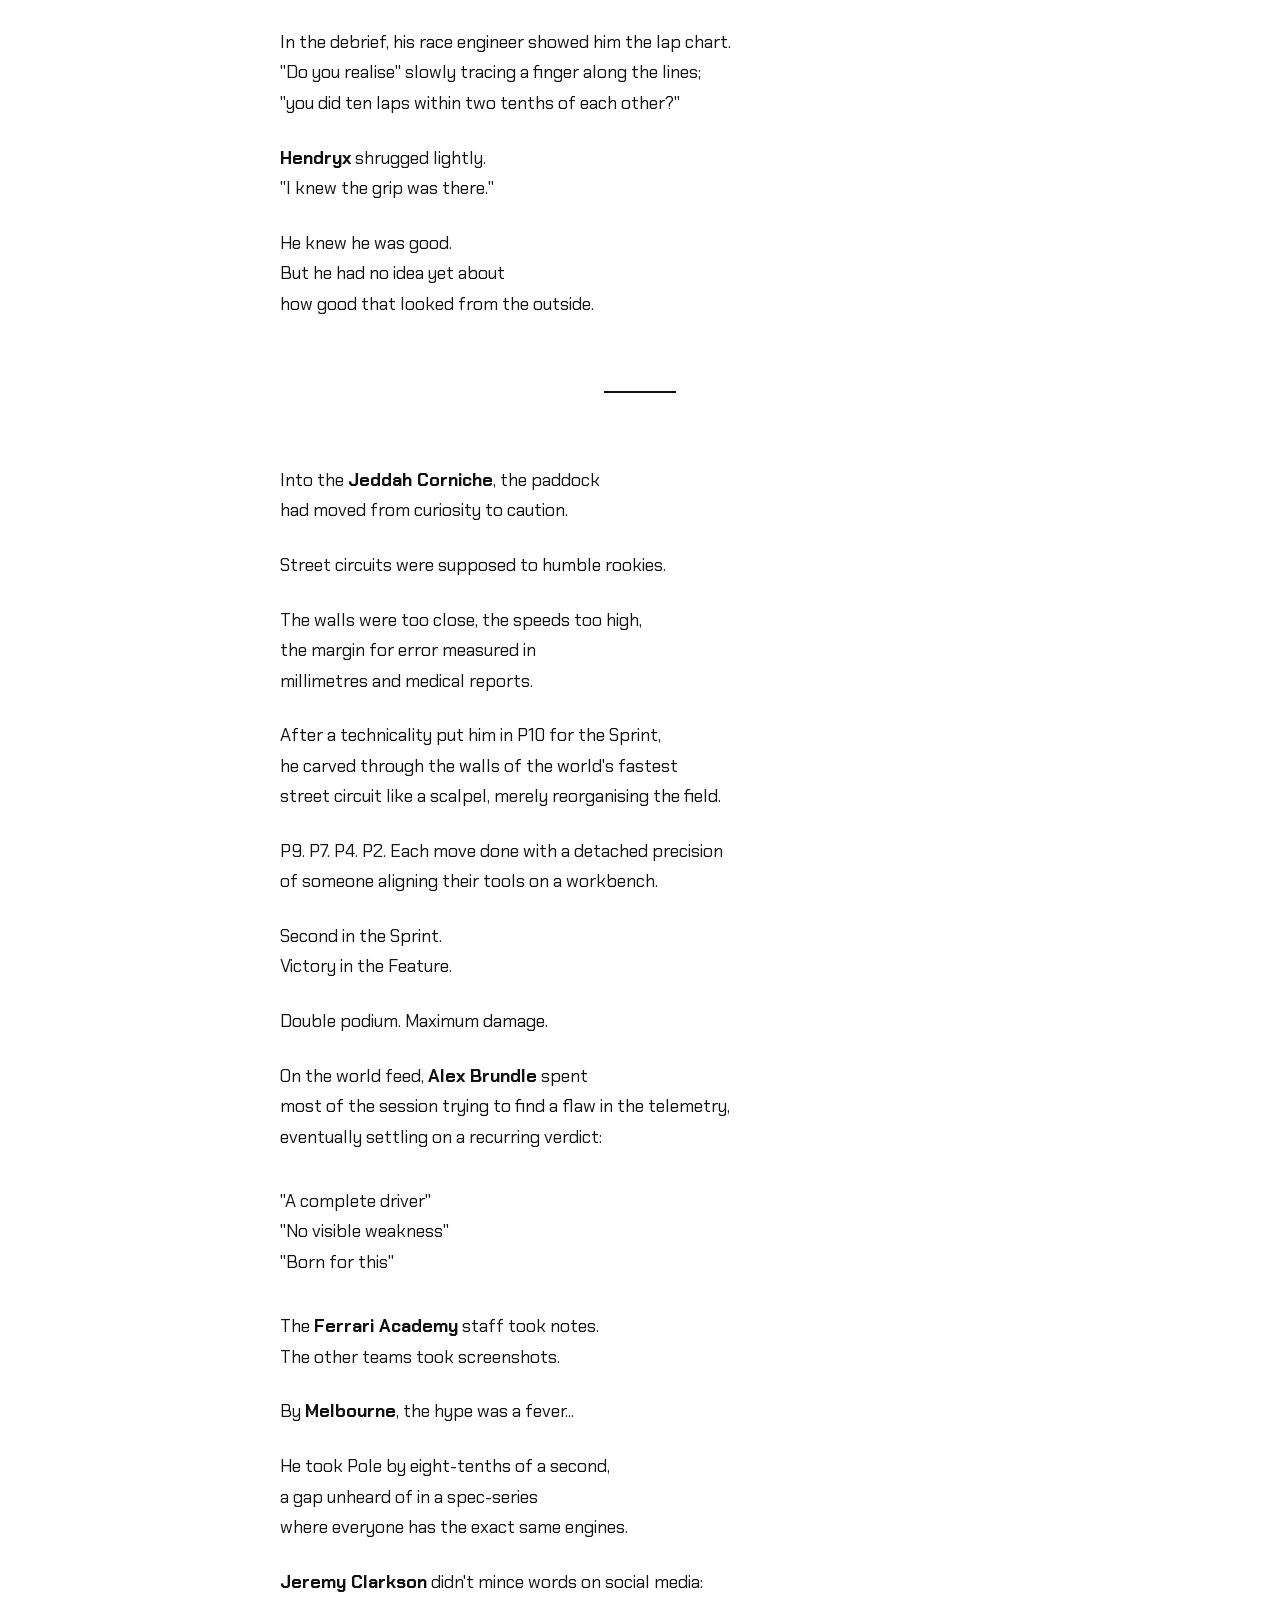
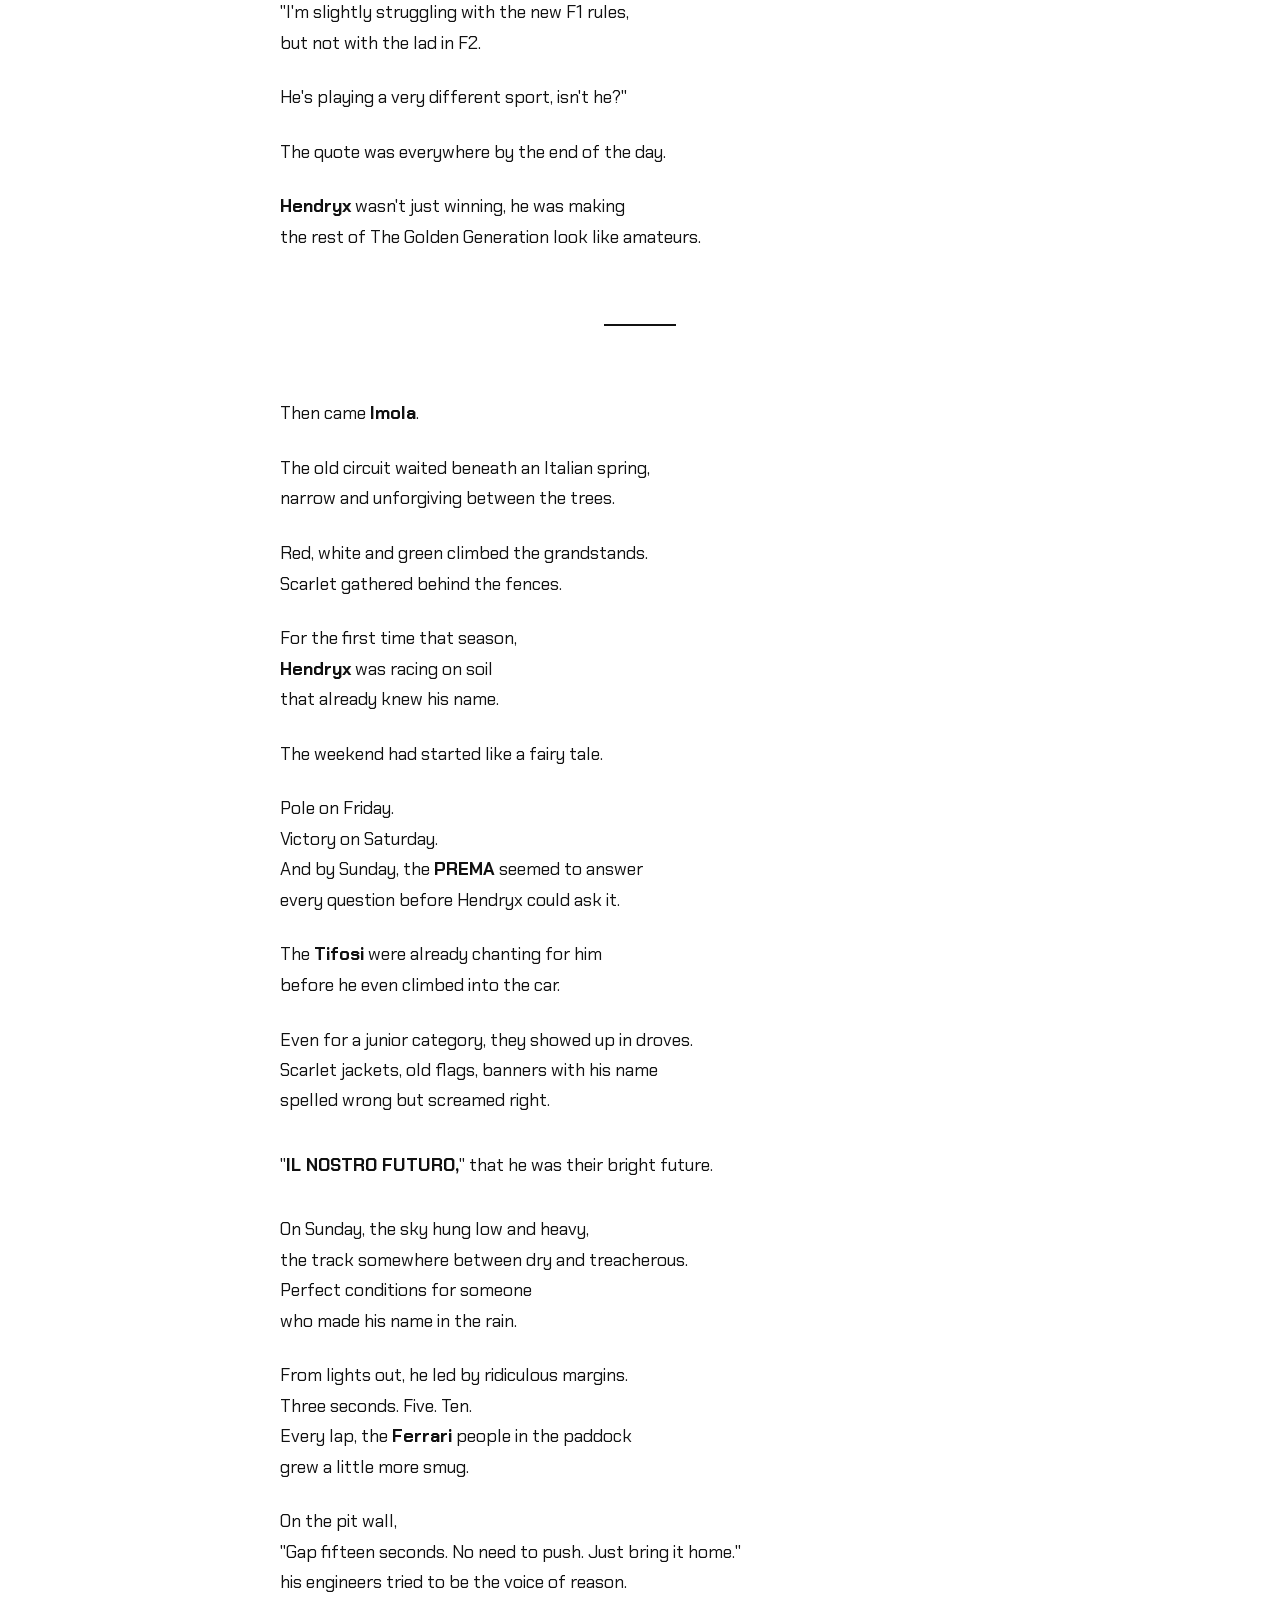
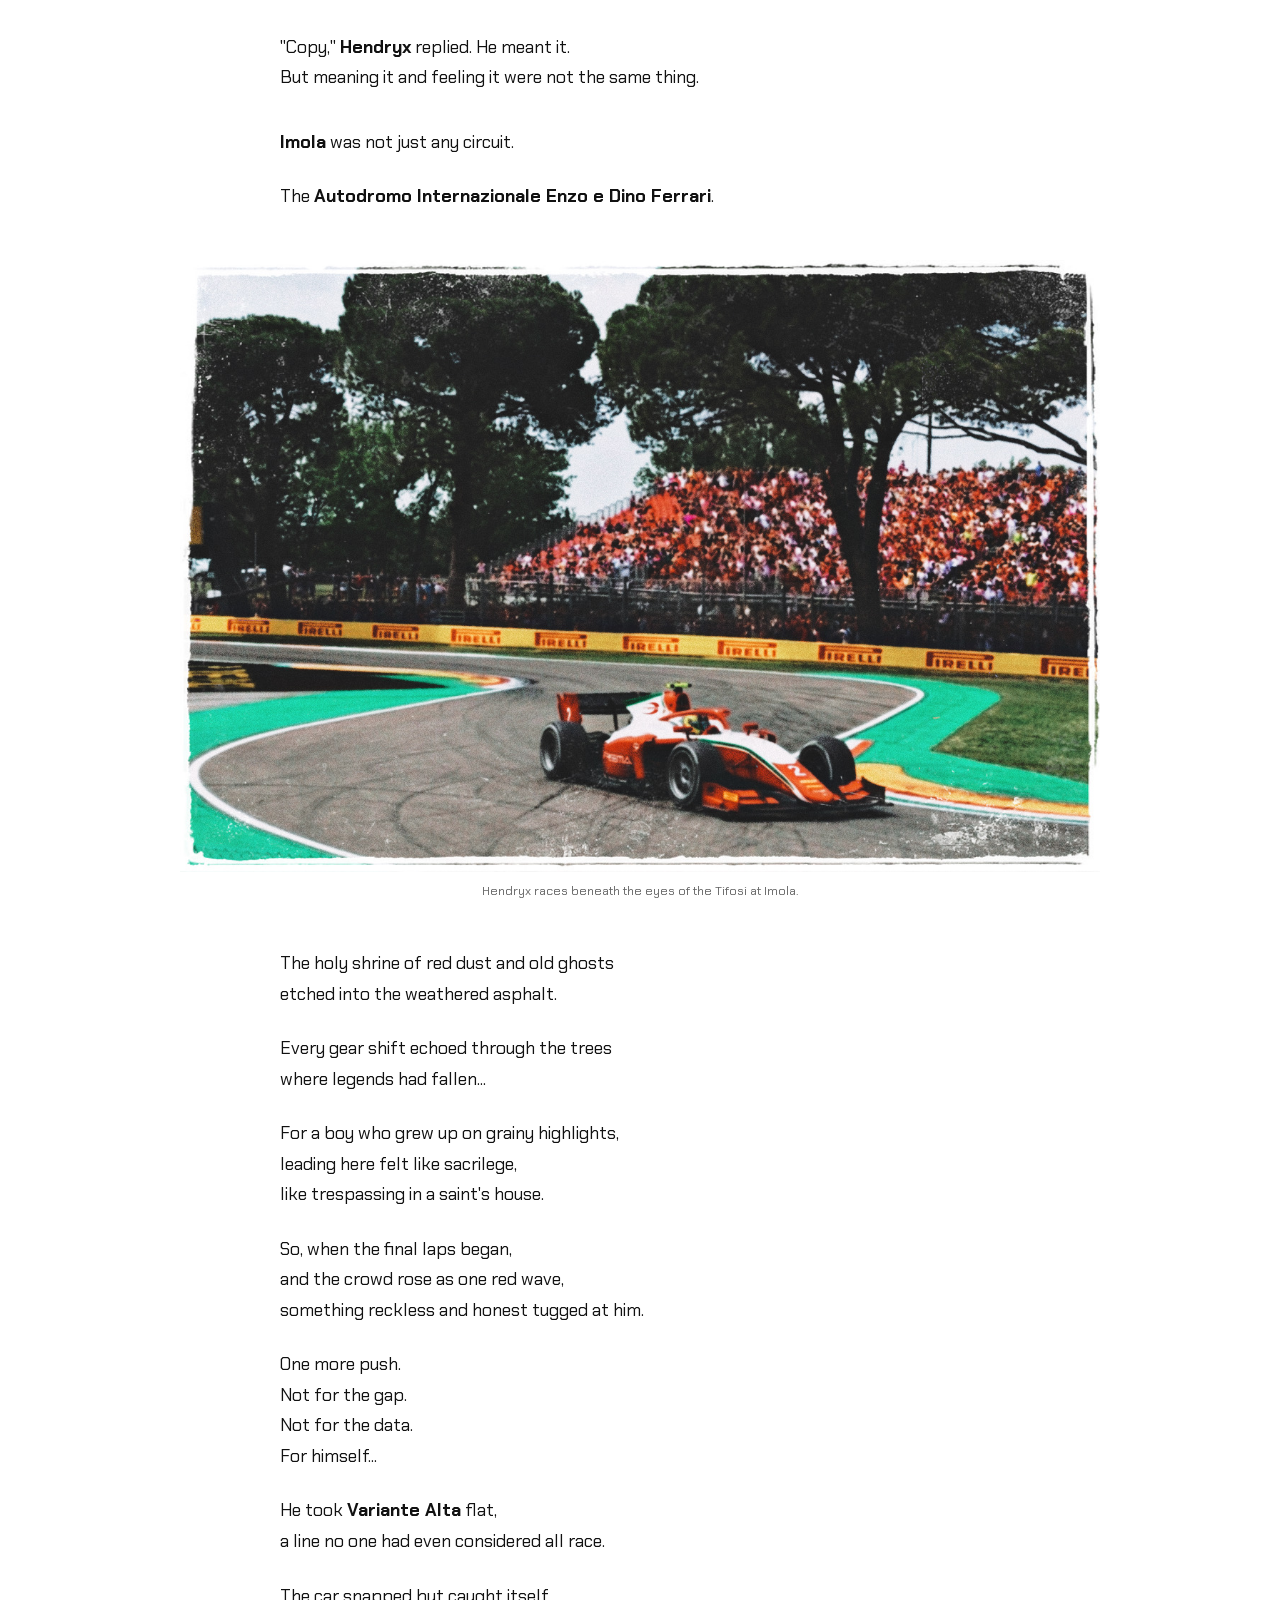
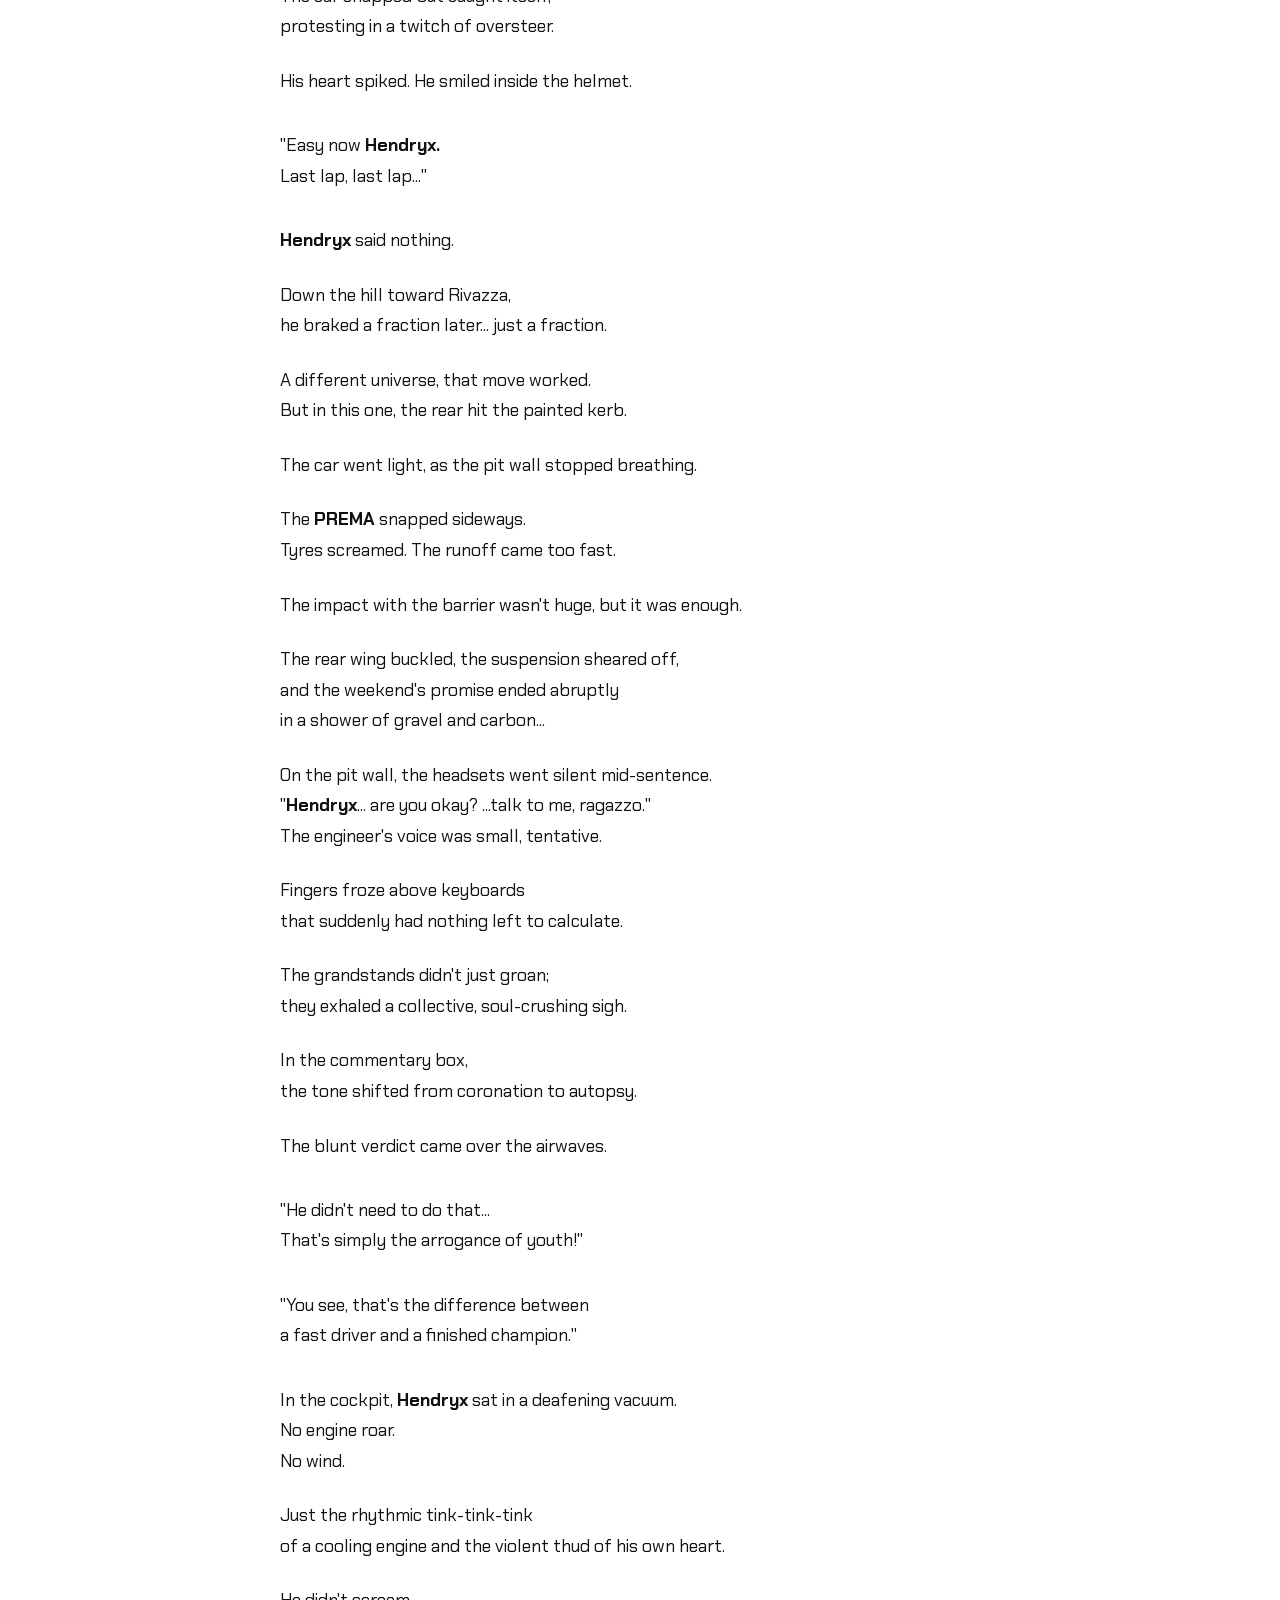
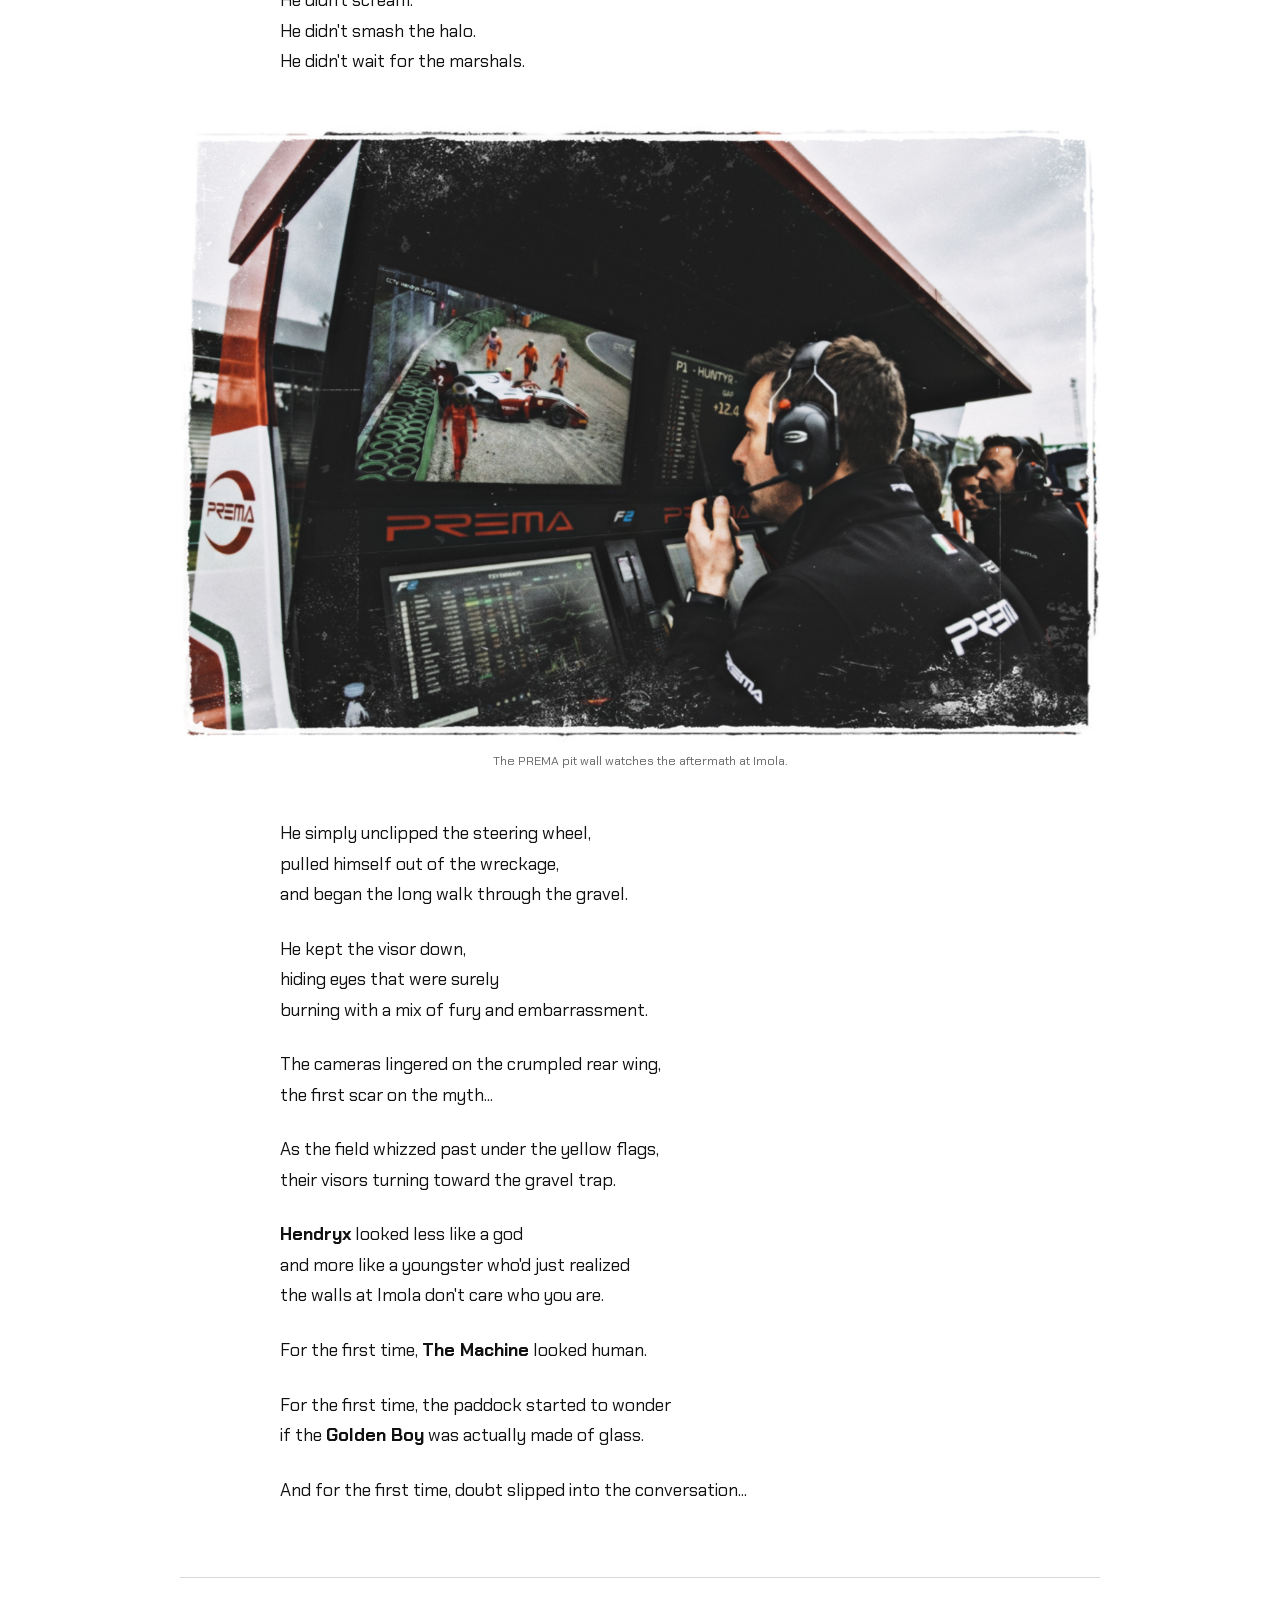
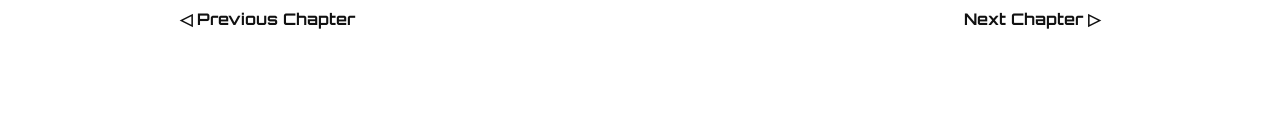
<file: chapters/chapter-03-the-proving-ground.html>
<!DOCTYPE html>
<html lang="en">
<head>
  <meta charset="UTF-8">
  <meta name="viewport" content="width=device-width, initial-scale=1.0">
  <meta name="description" content="Chapter 3, The Proving Ground, from The Scarlet's Mistake || The Bull's Blade.">
  <title>03 || The Proving Ground</title>

  <link rel="stylesheet" href="../css/global.css">
  <link rel="stylesheet" href="../css/chapter.css">
  
  <script src="../js/chapter.js" defer></script>
</head>

<body>
  <header class="site-header">
    <a class="story-title" href="../index.html">
        <span class="story-title--scarlet">THE SCARLET'S MISTAKE</span>
        <span class="story-title--separator" aria-hidden="true">||</span>
        <span class="story-title--bull">THE BULL'S BLADE</span>
    </a>
  </header>

  <main class="chapter-page">
    <article class="chapter" data-chapter="3">
      <header class="chapter-header">
        <p class="chapter-number">Chapter 3</p>
        <h1 class="chapter-title">The Proving Ground</h1>
      </header>


      <div class="chapter-content">
        <section class="scene" id="season-opening" aria-labelledby="season-opening-heading">
          <h2 class="visually-hidden" id="season-opening-heading">The 2024 Formula 2 season begins</h2>

          <p>
               For <b>Hendryx Sébastien Friedrich Huntÿr</b>,<br>
               the <b>2024 Formula 2</b> season began beneath<br>
               expectations long in the makings.
          </p>

          <p>
               The final step in a path that had carried<br>
               him through every category below.
          </p>

          <p>
               Fourteen rounds.<br>
               One championship.
          </p>

          <p>
               And somewhere beyond it,<br>
               the future he had spent years<br>
               being told was waiting for him.
          </p>

          <p>
               For now, there was only one thing<br>
               he could do to reach it.
          </p>

          <p>
               Win.
          </p>

        </section>

        <hr class="scene-break" aria-label="Scene break">

        <section class="scene" id="bahrain" aria-labelledby="bahrain-heading">
          <h2 class="visually-hidden" id="bahrain-heading">A dominant debut in Bahrain</h2>

          <p>
               It began in <b>Bahrain</b> with a silence<br>
               that unnerved the paddock.
          </p>

          <p>
               The desert didn't care about hype or heritage.
          </p>

          <p>
               It cared about heat, tyre wear, and whether you could<br>
               brake at the 100-meter board without flinching<br>
               when the car still wanted to kill you.
          </p>

          <p>
               The first <b>F2</b> weekend was supposed to be a test.<br>
               It became the first unmistakable<br>
               sign of what was coming.
          </p>

          <p>
               In the Sprint, he was leading by Turn 4.<br>
               There was no drama, no elbows-out desperation,<br>
               but just a series of precise decisions.
          </p>

          <p>
               Braking two metres later here,<br>
               opening the steering one degree earlier there,<br>
               choosing the outside line where everyone<br>
               expected the inside.
          </p>

           <blockquote class="dialogue">
            <p>
               "Good job, <b>Hendryx</b>. P1, mate, P1. Nice and controlled."
            </p>
           </blockquote>

           <blockquote class="dialogue">
            <p>
               "Copy that. Thank you guys..." <b>Hendryx</b> replied.<br>
               He didn't say it was easy. He didn't have to.
            </p>
           </blockquote>

          <p>
               The Feature race was worse,<br>
               much worse... for everyone else.
          </p>

          <p>
               While the midfield was in a frantic mess<br>
               of locked brakes and radio screams,<br>
               Hendryx was the phantom of the desert.
          </p>

          <p>
               From Pole position, he built a gap<br>
               that didn't make any sense.
          </p>

          <p>
               Two seconds, four, eight, ten, twenty.<br>
               The timing screen turned into a crime scene.
          </p>

          <p>
               <b>Alex Jacques</b> started throwing around words like<br>
               "dominant," "frightening," and "inevitable."
          </p>

          <p>
               Rookies aren't supposed to do the double on debut,<br>
               and they certainly aren't supposed to win<br>
               the Feature by twenty seconds...
          </p>

          <p>
               The Italian newsfeeds had already moved on<br>
               to the important part:
          </p>

           <figure class="chapter-image chapter-image--wide">
             <img src="../images/chapter-03/sakhir-f2-podium.png"
                  alt="Hendryx Huntyr celebrates on the Sakhir Formula 2 podium alongside Kimi Antonelli and Isack Hadjar as confetti falls."
                  loading="lazy">
             <figcaption>Hendryx celebrates his dominant debut in Bahrain.</figcaption>
           </figure>

           <blockquote class="dialogue">
            <p>
               "Questo è un futuro campione <b>Ferrari</b>..."<br>
               This... is a future <b>Ferrari Champion</b>.
            </p>
           </blockquote>

          <p>
               In the debrief, his race engineer showed him the lap chart.<br>
               "Do you realise" slowly tracing a finger along the lines;<br>
               "you did ten laps within two tenths of each other?"
          </p>

          <p>
               <b>Hendryx</b> shrugged lightly.<br>
               "I knew the grip was there."
          </p>

          <p>
               He knew he was good.<br>
               But he had no idea yet about<br>
               how good that looked from the outside.
          </p>

        </section>

        <hr class="scene-break" aria-label="Scene break">

        <section class="scene" id="jeddah-melbourne" aria-labelledby="jeddah-melbourne-heading">
          <h2 class="visually-hidden" id="jeddah-melbourne-heading">Jeddah and Melbourne</h2>

          <p>
               Into the <b>Jeddah Corniche</b>, the paddock<br>
               had moved from curiosity to caution.
          </p>

          <p>
               Street circuits were supposed to humble rookies.
          </p>

          <p>
               The walls were too close, the speeds too high,<br>
               the margin for error measured in<br>
               millimetres and medical reports.
          </p>

          <p>
               After a technicality put him in P10 for the Sprint,<br>
               he carved through the walls of the world's fastest<br>
               street circuit like a scalpel, merely reorganising the field.
          </p>

          <p>
               P9. P7. P4. P2. Each move done with a detached precision<br>
               of someone aligning their tools on a workbench.
          </p>

          <p>
               Second in the Sprint.<br>
               Victory in the Feature.
          </p>

          <p>
               Double podium. Maximum damage.
          </p>

          <p>
               On the world feed, <b>Alex Brundle</b> spent<br>
               most of the session trying to find a flaw in the telemetry,<br>
               eventually settling on a recurring verdict:
          </p>

           <blockquote class="dialogue">
            <p>
               "A complete driver"<br>
               "No visible weakness"<br>
               "Born for this"
            </p>
           </blockquote>

          <p>
               The <b>Ferrari Academy</b> staff took notes.<br>
               The other teams took screenshots.
          </p>

          <p>
               By <b>Melbourne</b>, the hype was a fever...
          </p>

          <p>
               He took Pole by eight-tenths of a second,<br>
               a gap unheard of in a spec-series<br>
               where everyone has the exact same engines.
          </p>

          <p>
               <b>Jeremy Clarkson</b> didn't mince words on social media:<br>
               "I'm slightly struggling with the new F1 rules,<br>
               but not with the lad in F2.
          </p>

          <p>
               He's playing a very different sport, isn't he?"
          </p>

          <p>
               The quote was everywhere by the end of the day.
          </p>

          <p>
               <b>Hendryx</b> wasn't just winning, he was making<br>
               the rest of The Golden Generation look like amateurs.
          </p>

        </section>

        <hr class="scene-break" aria-label="Scene break">

        <section class="scene" id="imola" aria-labelledby="imola-heading">
          <h2 class="visually-hidden" id="imola-heading">The turning point at Imola</h2>

          <p>
               Then came <b>Imola</b>.
          </p>

          <p>
               The old circuit waited beneath an Italian spring,<br>
               narrow and unforgiving between the trees.
          </p>

          <p>
               Red, white and green climbed the grandstands.<br>
               Scarlet gathered behind the fences.
          </p>

          <p>
               For the first time that season,<br>
               <b>Hendryx</b> was racing on soil<br>
               that already knew his name.
          </p>

          <p>
               The weekend had started like a fairy tale.
          </p>

          <p>
               Pole on Friday.<br>
               Victory on Saturday.<br>
               And by Sunday, the <b>PREMA</b> seemed to answer<br>
               every question before Hendryx could ask it.
          </p>

          <p>
               The <b>Tifosi</b> were already chanting for him<br>
               before he even climbed into the car.
          </p>

          <p>
               Even for a junior category, they showed up in droves.<br>
               Scarlet jackets, old flags, banners with his name<br>
               spelled wrong but screamed right.
          </p>

           <blockquote class="dialogue">
            <p>
               "<b>IL NOSTRO FUTURO,</b>" that he was their bright future.
            </p>
           </blockquote>

          <p>
               On Sunday, the sky hung low and heavy,<br>
               the track somewhere between dry and treacherous.<br>
               Perfect conditions for someone<br>
               who made his name in the rain.
          </p>

          <p>
               From lights out, he led by ridiculous margins.<br>
               Three seconds. Five. Ten.<br>
               Every lap, the <b>Ferrari</b> people in the paddock<br>
               grew a little more smug.
          </p>

          <p>
               On the pit wall,<br>
               "Gap fifteen seconds. No need to push. Just bring it home."<br>
               his engineers tried to be the voice of reason.
          </p>

           <blockquote class="dialogue">
            <p>
               "Copy," <b>Hendryx</b> replied. He meant it.<br>
               But meaning it and feeling it were not the same thing.
            </p>
           </blockquote>

          <p>
               <b>Imola</b> was not just any circuit.
          </p>

          <p>
               The <b>Autodromo Internazionale Enzo e Dino Ferrari</b>.
          </p>

           <figure class="chapter-image chapter-image--wide">
             <img src="../images/chapter-03/hendryx-imola.png"
                  alt="Hendryx’s PREMA car races through Imola as the Tifosi watch from the hillside grandstands."
                  loading="lazy">
             <figcaption>Hendryx races beneath the eyes of the Tifosi at Imola.</figcaption>
           </figure>

          <p>
               The holy shrine of red dust and old ghosts<br>
               etched into the weathered asphalt.
          </p>

          <p>
               Every gear shift echoed through the trees<br>
               where legends had fallen...
          </p>

          <p>
               For a boy who grew up on grainy highlights,<br>
               leading here felt like sacrilege,<br>
               like trespassing in a saint's house.
          </p>

          <p>
               So, when the final laps began,<br>
               and the crowd rose as one red wave,<br>
               something reckless and honest tugged at him.
          </p>

          <p>
               One more push.<br>
               Not for the gap.<br>
               Not for the data.<br>
               For himself...
          </p>

          <p>
               He took <b>Variante Alta</b> flat,<br>
               a line no one had even considered all race.
          </p>

          <p>
               The car snapped but caught itself,<br>
               protesting in a twitch of oversteer.
          </p>

          <p>
               His heart spiked. He smiled inside the helmet.
          </p>

           <blockquote class="dialogue">
            <p>
               "Easy now <b>Hendryx.</b><br>
               Last lap, last lap..."
            </p>
           </blockquote>

          <p>
               <b>Hendryx</b> said nothing.
          </p>

          <p>
               Down the hill toward Rivazza,<br>
               he braked a fraction later... just a fraction.
          </p>

          <p>
               A different universe, that move worked.<br>
               But in this one, the rear hit the painted kerb.
          </p>

          <p>
               The car went light, as the pit wall stopped breathing.
          </p>

          <p>
               The <b>PREMA</b> snapped sideways.<br>
               Tyres screamed. The runoff came too fast.
          </p>

          <p>
               The impact with the barrier wasn't huge, but it was enough.
          </p>

          <p>
               The rear wing buckled, the suspension sheared off,<br>
               and the weekend's promise ended abruptly<br>
               in a shower of gravel and carbon...
          </p>

          <p>
               On the pit wall, the headsets went silent mid-sentence.<br>
               "<b>Hendryx</b>... are you okay? ...talk to me, ragazzo."<br>
               The engineer's voice was small, tentative.
          </p>

          <p>
               Fingers froze above keyboards<br>
               that suddenly had nothing left to calculate.
          </p>

          <p>
               The grandstands didn't just groan;<br>
               they exhaled a collective, soul-crushing sigh.
          </p>

          <p>
               In the commentary box,<br>
               the tone shifted from coronation to autopsy.
          </p>

          <p>
               The blunt verdict came over the airwaves.
          </p>

           <blockquote class="dialogue">
            <p>
               "He didn't need to do that...<br>
               That's simply the arrogance of youth!"
            </p>
           </blockquote>

           <blockquote class="dialogue">
            <p>
               "You see, that's the difference between<br>
               a fast driver and a finished champion."
            </p>
           </blockquote>

          <p>
               In the cockpit, <b>Hendryx</b> sat in a deafening vacuum.<br>
               No engine roar.<br>
               No wind.
          </p>

          <p>
               Just the rhythmic tink-tink-tink<br>
               of a cooling engine and the violent thud of his own heart.
          </p>

          <p>
               He didn't scream.<br>
               He didn't smash the halo.<br>
               He didn't wait for the marshals.
          </p>

           <figure class="chapter-image chapter-image--wide">
             <img src="../images/chapter-03/prema-pit-wall.png"
                  alt="The PREMA Racing pit wall reacts to Hendryx Huntyr’s crash on the live monitors."
                  loading="lazy">
             <figcaption>The PREMA pit wall watches the aftermath at Imola.</figcaption>
           </figure>

          <p>
               He simply unclipped the steering wheel,<br>
               pulled himself out of the wreckage,<br>
               and began the long walk through the gravel.
          </p>

          <p>
               He kept the visor down,<br>
               hiding eyes that were surely<br>
               burning with a mix of fury and embarrassment.
          </p>

          <p>
               The cameras lingered on the crumpled rear wing,<br>
               the first scar on the myth...
          </p>

          <p>
               As the field whizzed past under the yellow flags,<br>
               their visors turning toward the gravel trap.
          </p>

          <p>
               <b>Hendryx</b> looked less like a god<br>
               and more like a youngster who'd just realized<br>
               the walls at Imola don't care who you are.
          </p>

          <p>
               For the first time, <b>The Machine</b> looked human.
          </p>

          <p>
               For the first time, the paddock started to wonder<br>
               if the <b>Golden Boy</b> was actually made of glass.
          </p>

          <p>
               And for the first time, doubt slipped into the conversation...
          </p>

        </section>
      </div>

       <footer class="chapter-footer">
         <nav class="chapter-navigation" aria-label="Chapter navigation">
           <a class="chapter-navigation__previous" href="chapter-02-the-scarlet-dream.html">◁ Previous Chapter</a>
           <a class="chapter-navigation__next" href="chapter-04-the-unseen-prodigy.html">Next Chapter ▷</a>
         </nav>
       </footer>
     </article>
   </main>
 </body>
 </html>
</file>
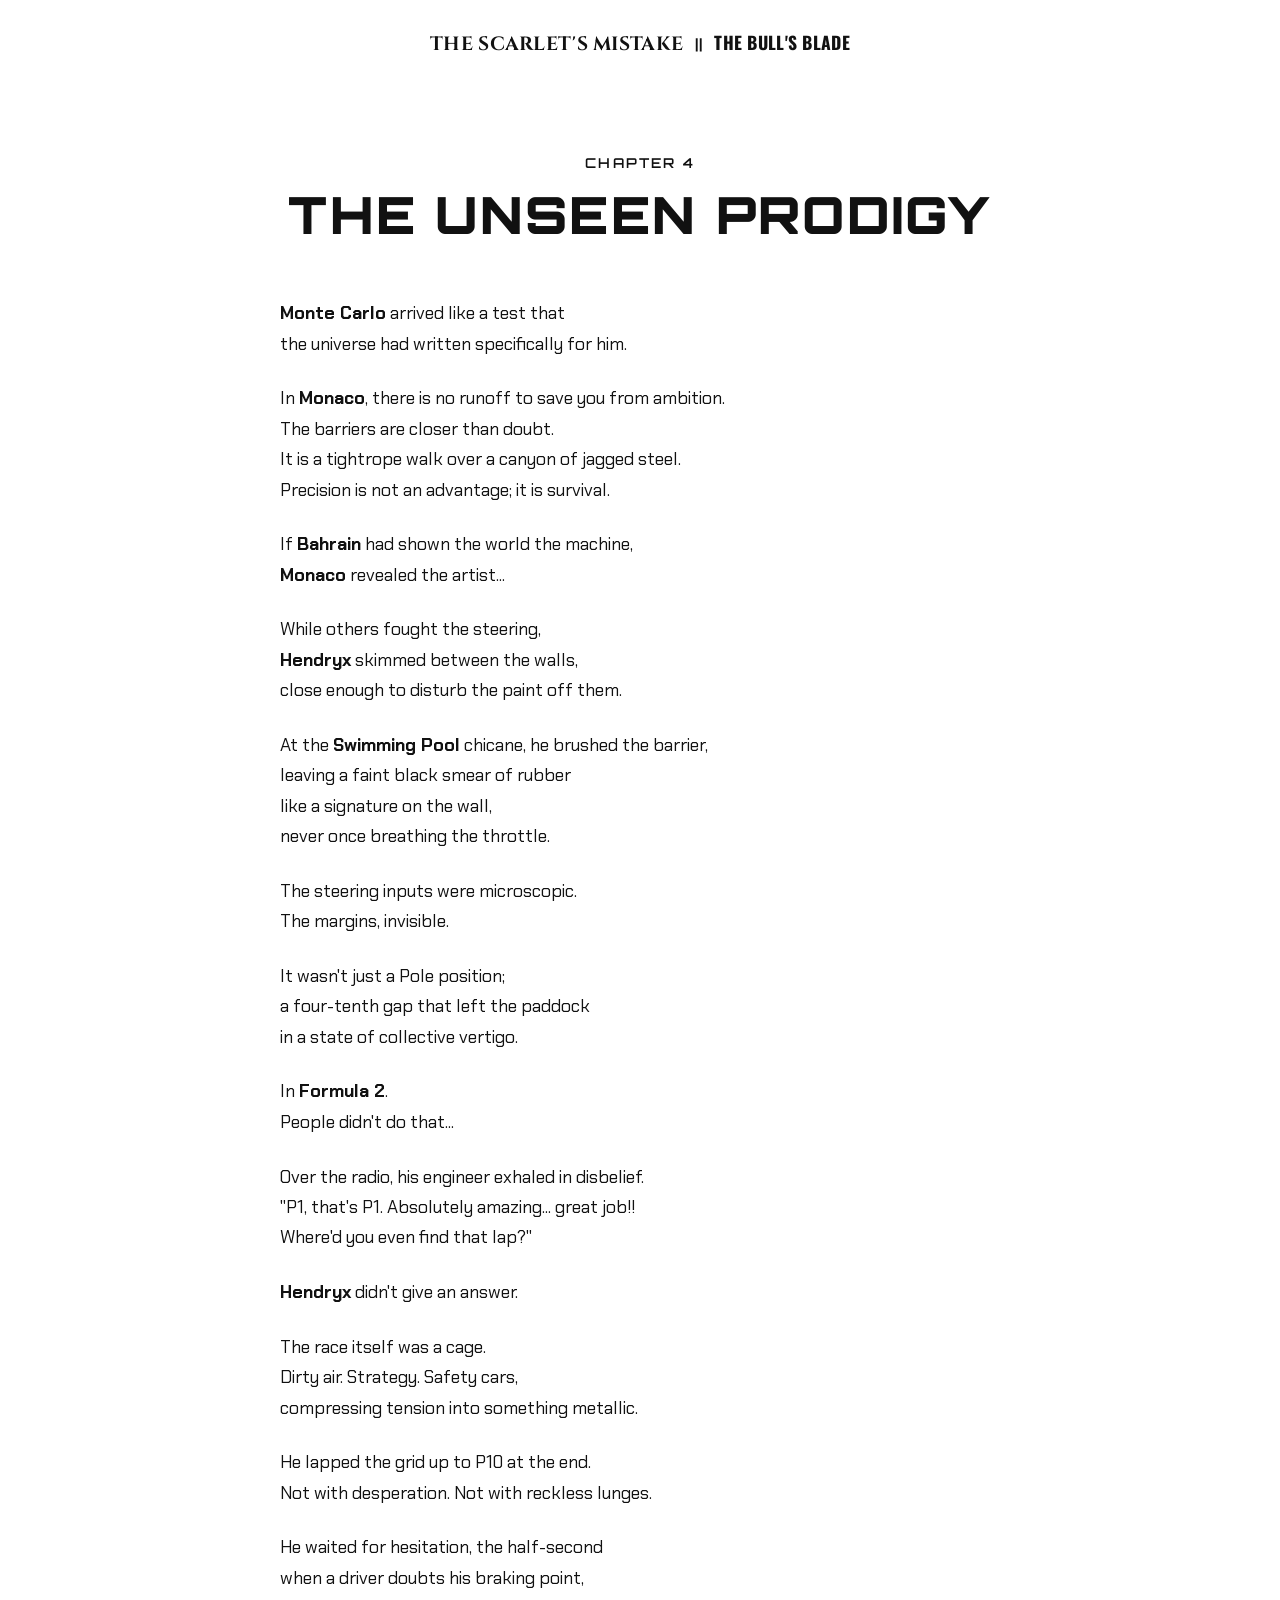
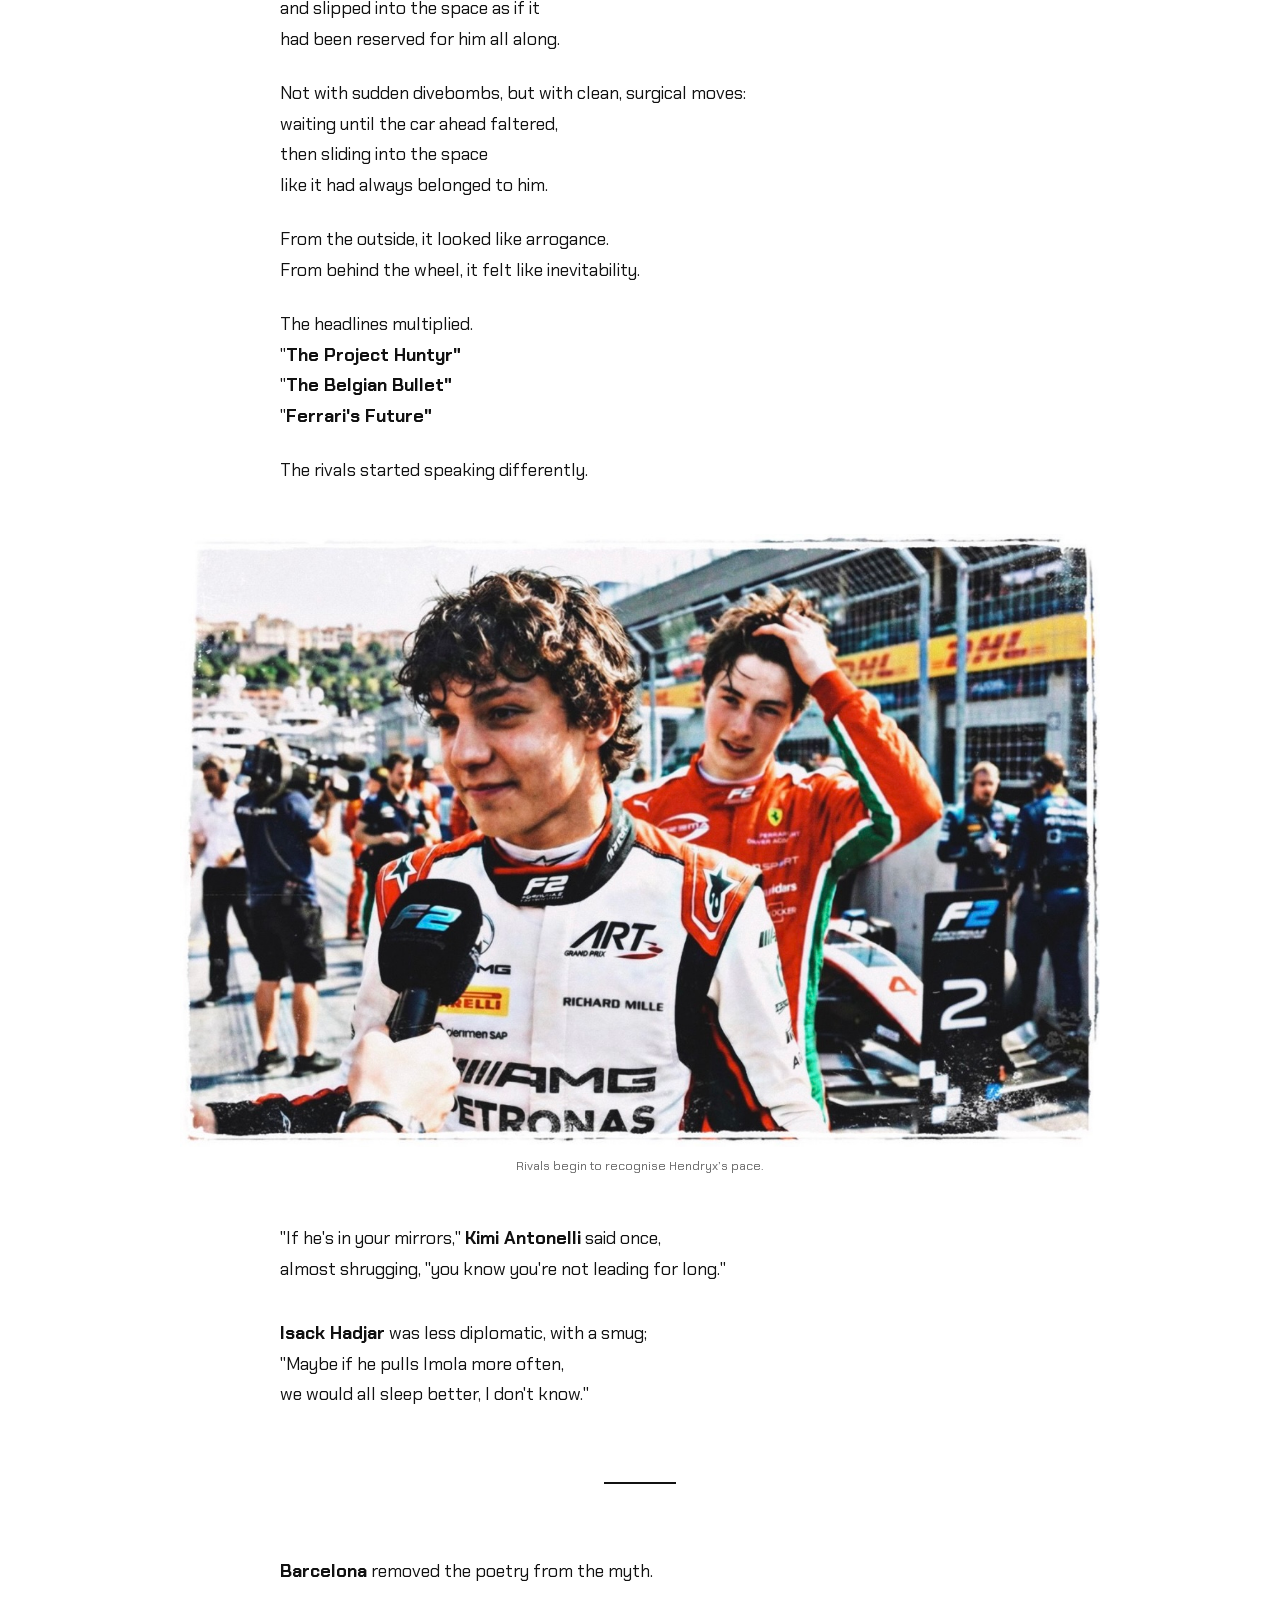
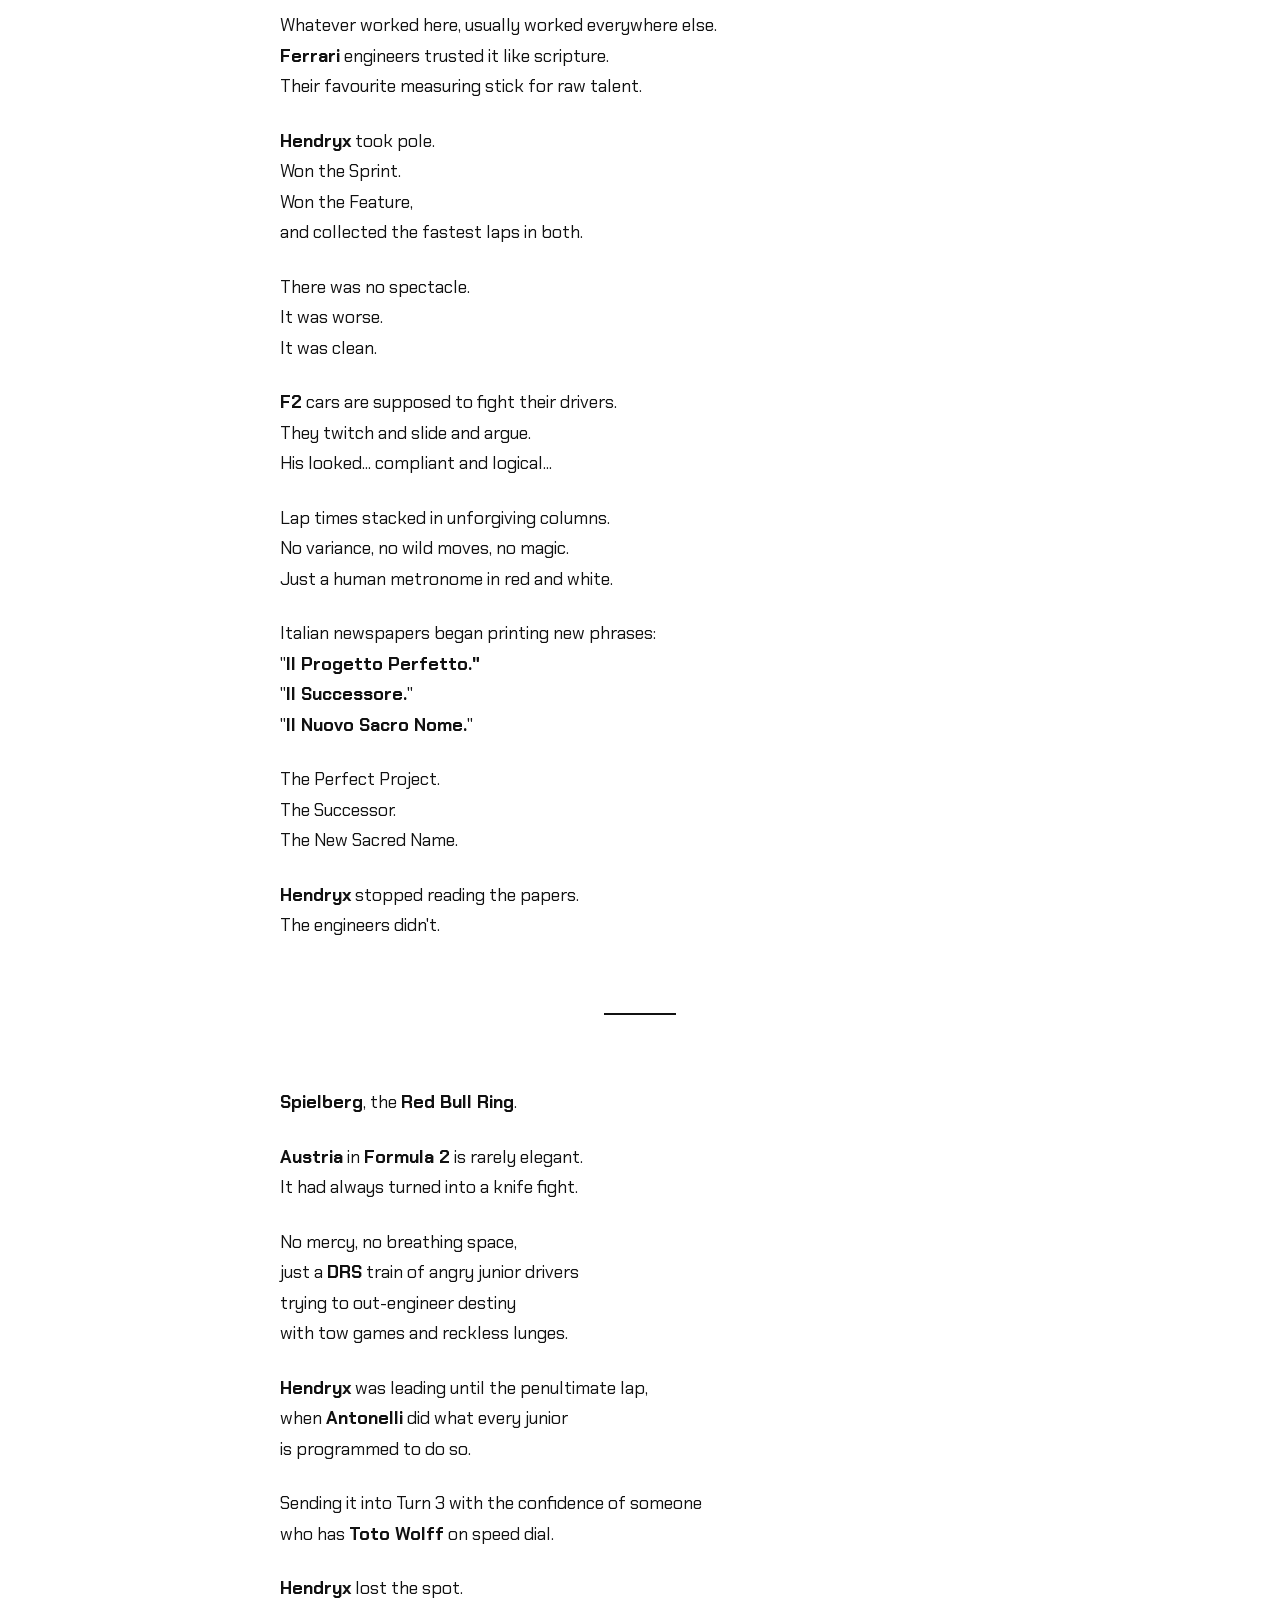
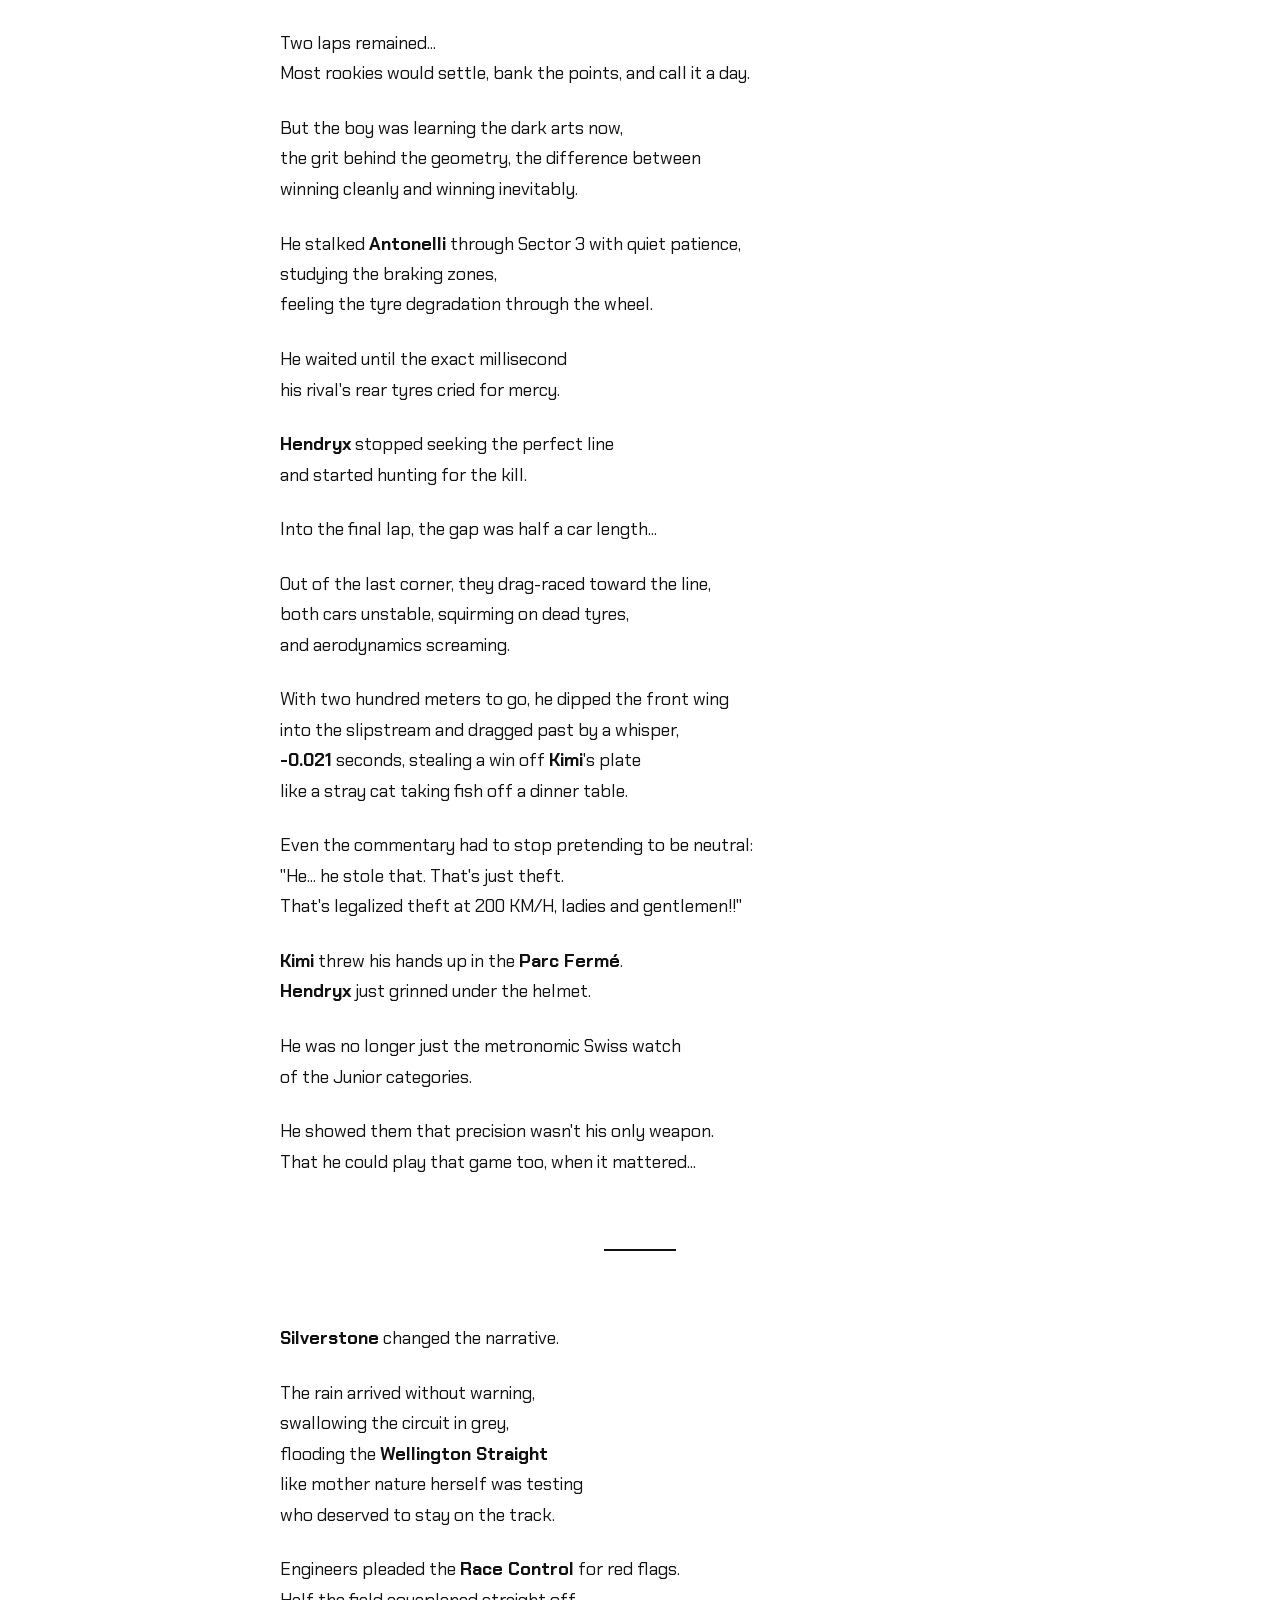
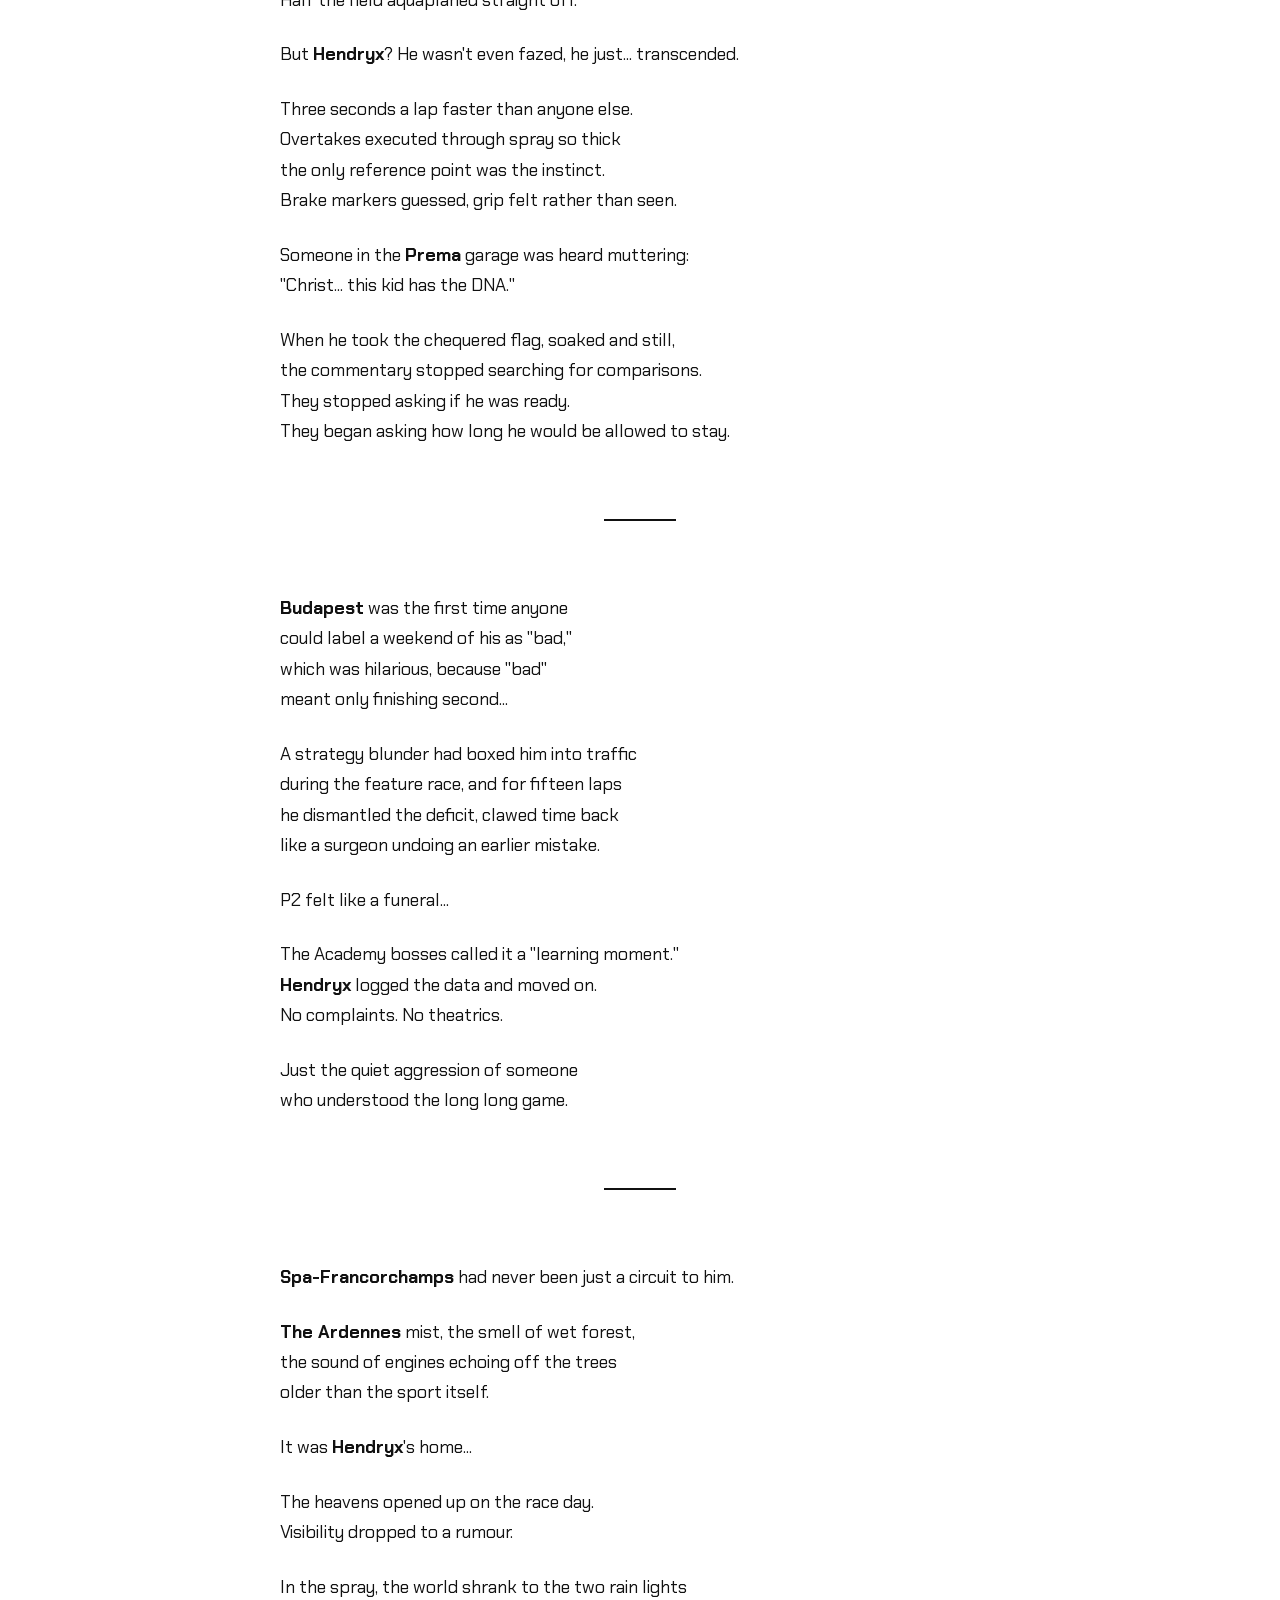
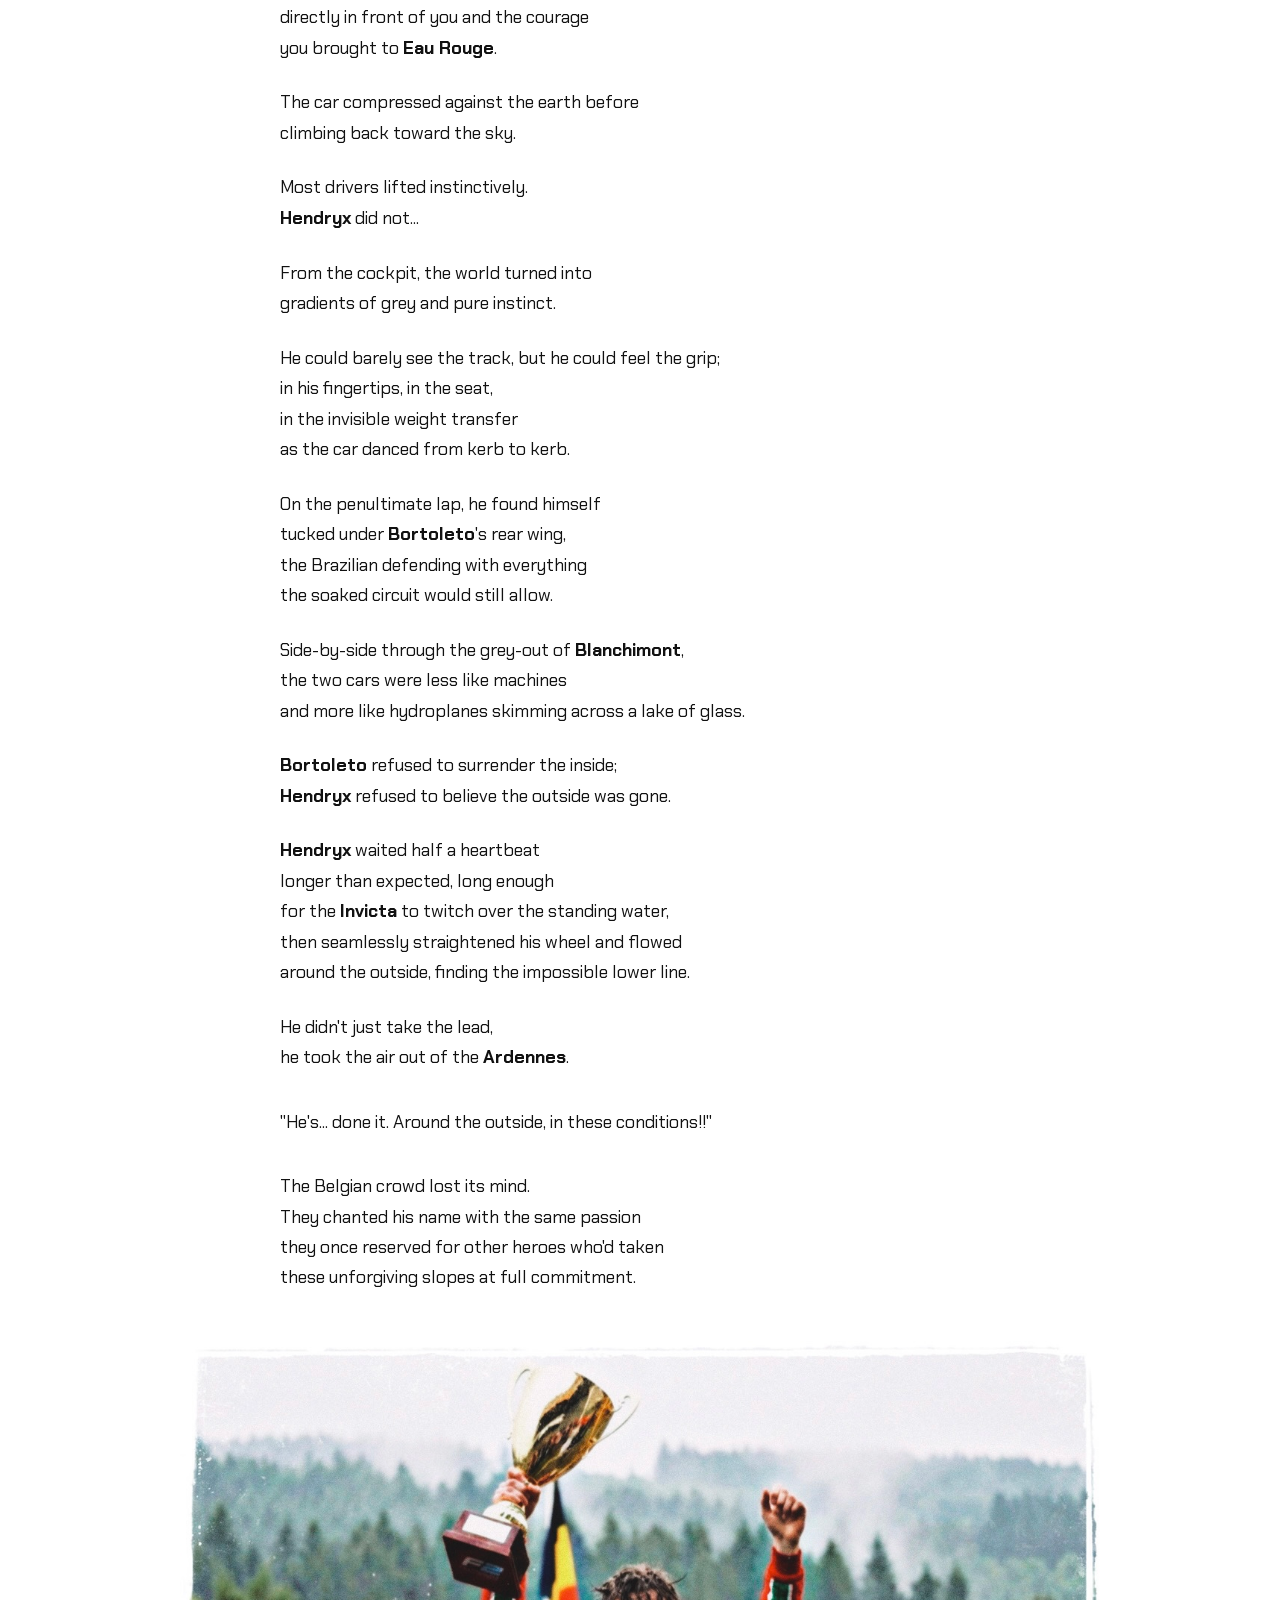
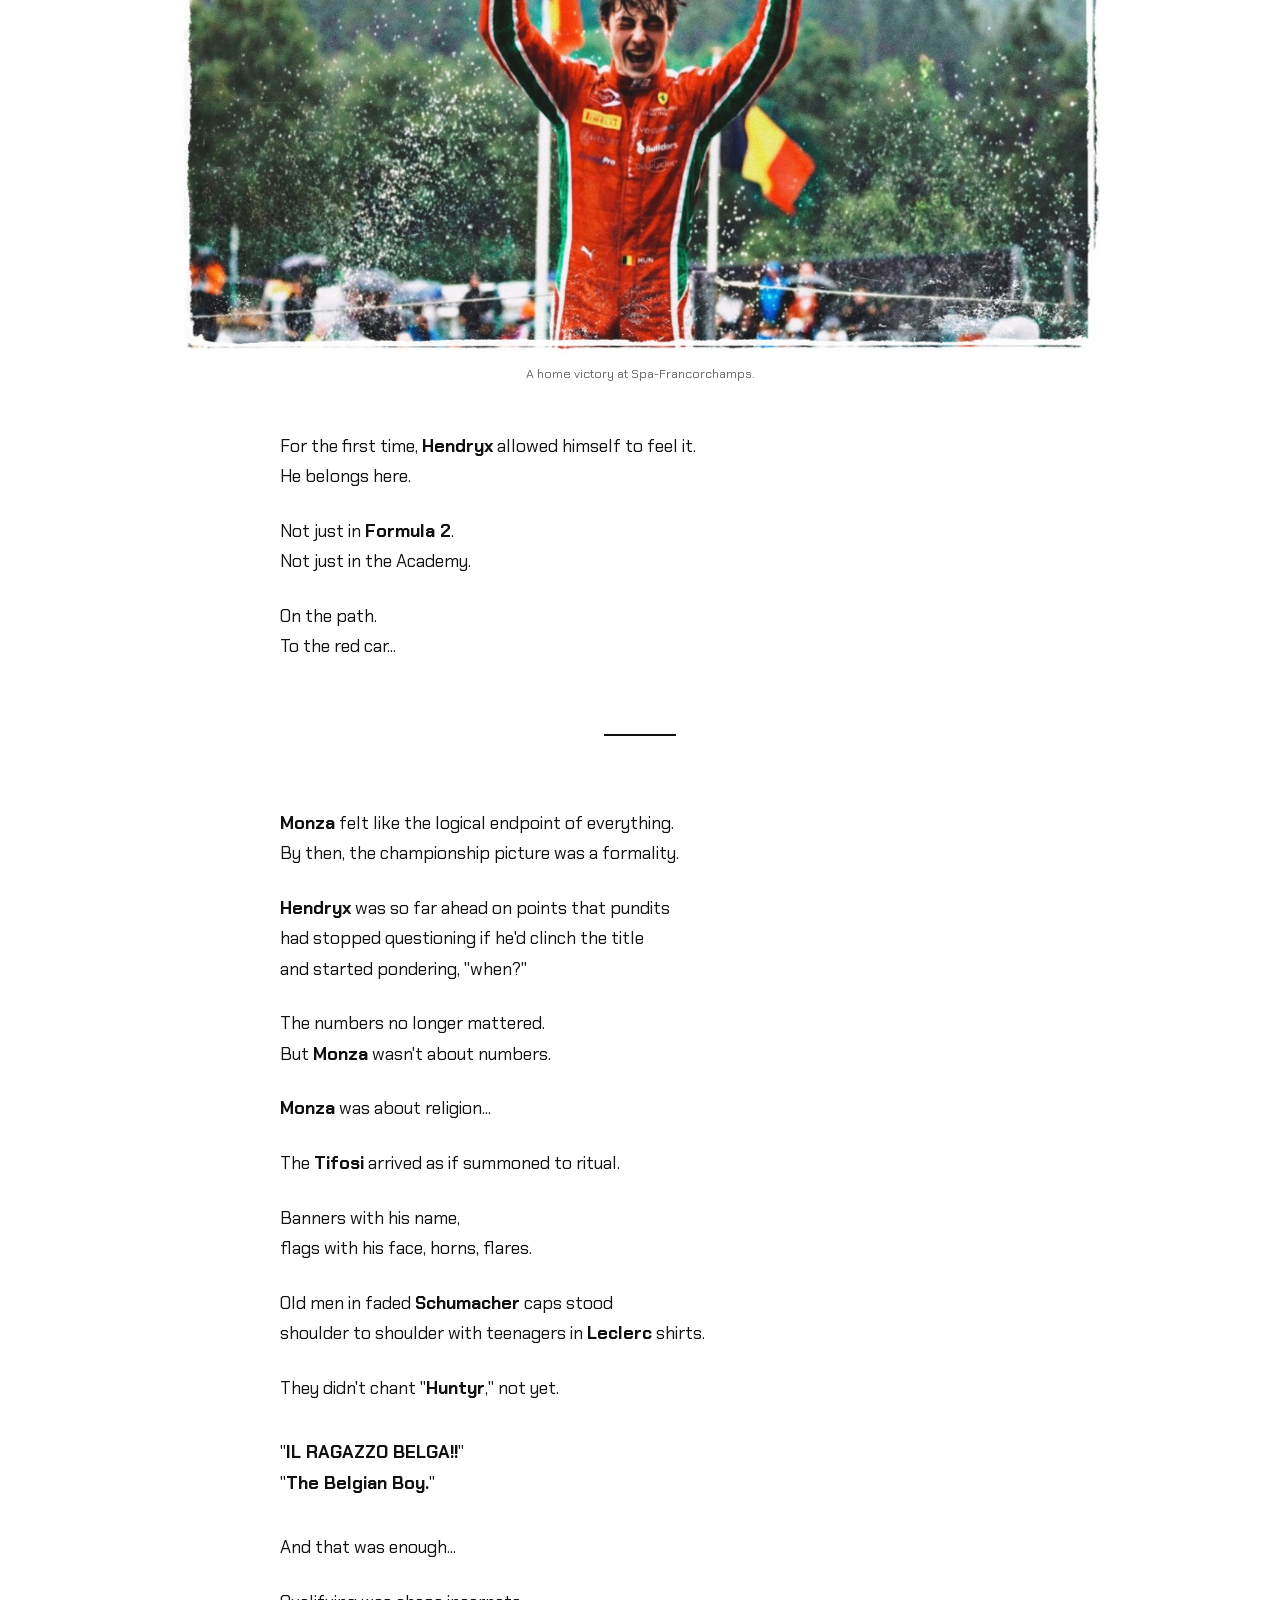
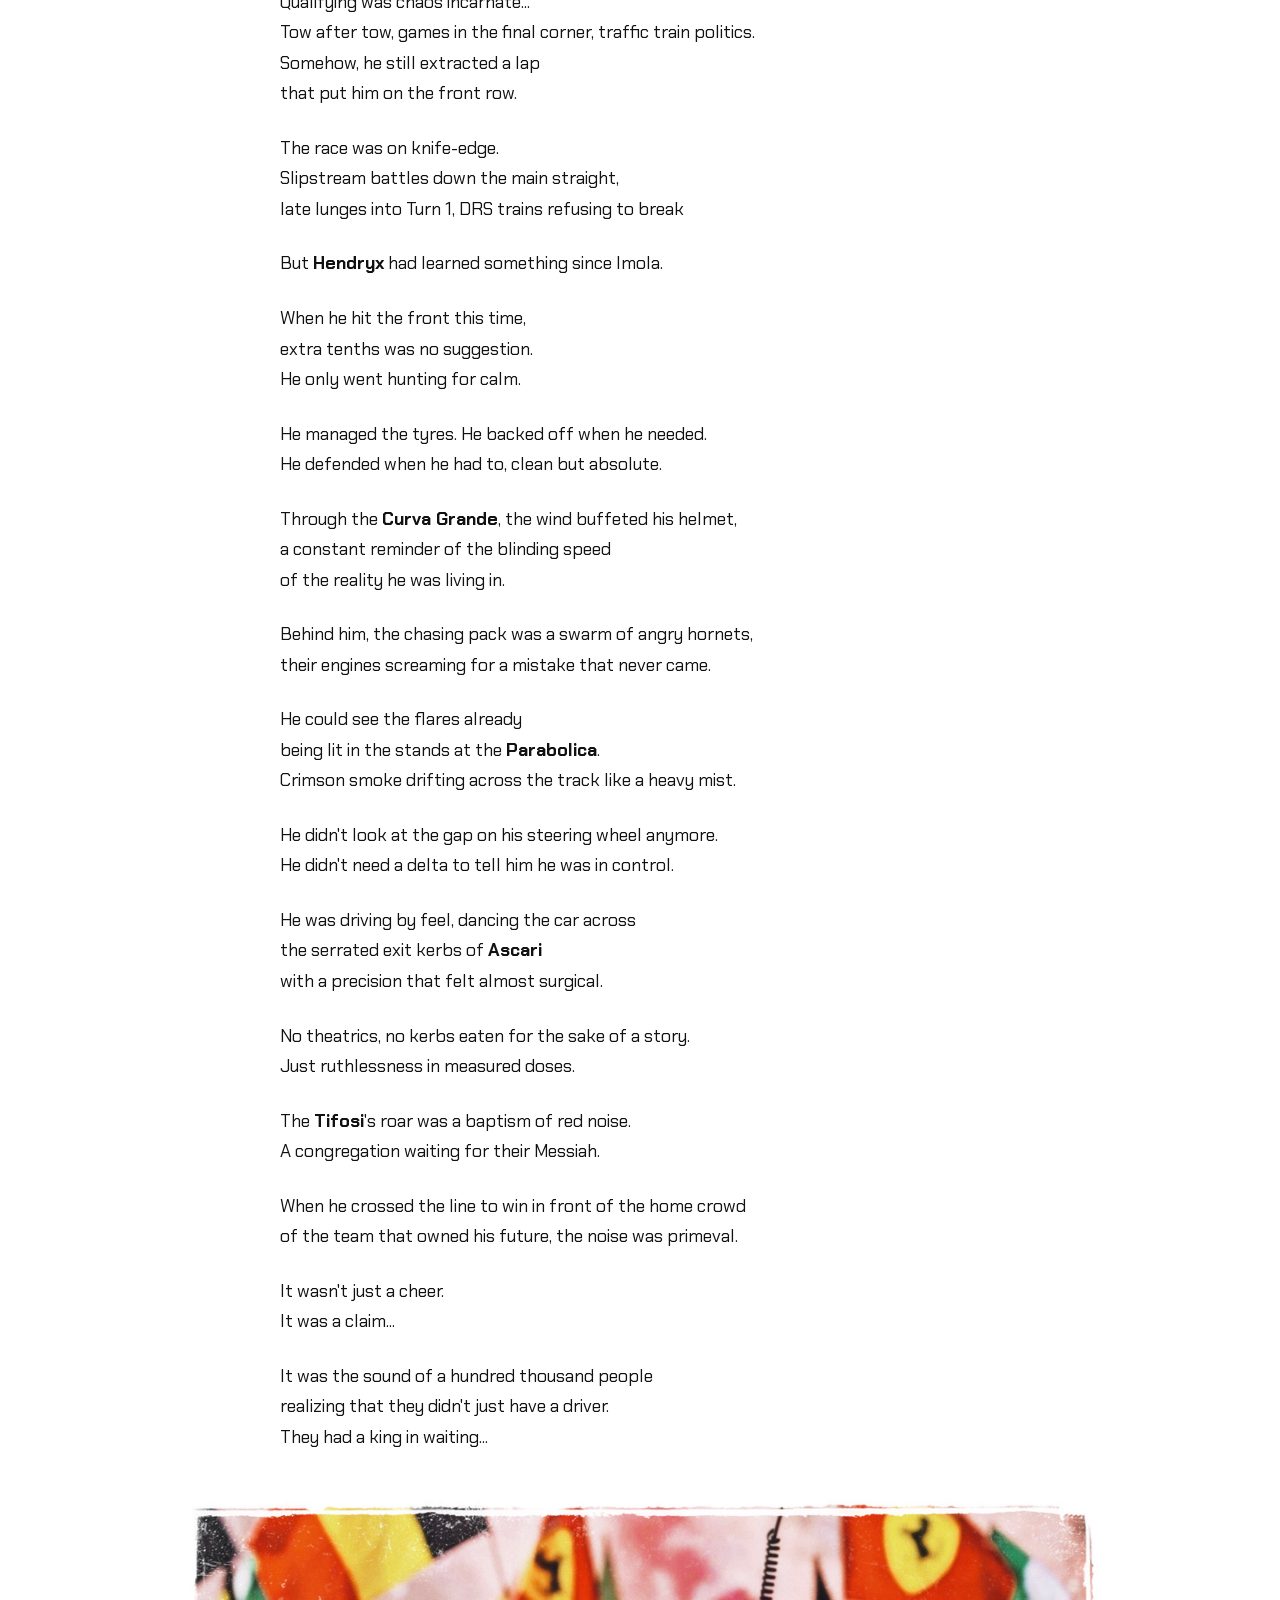
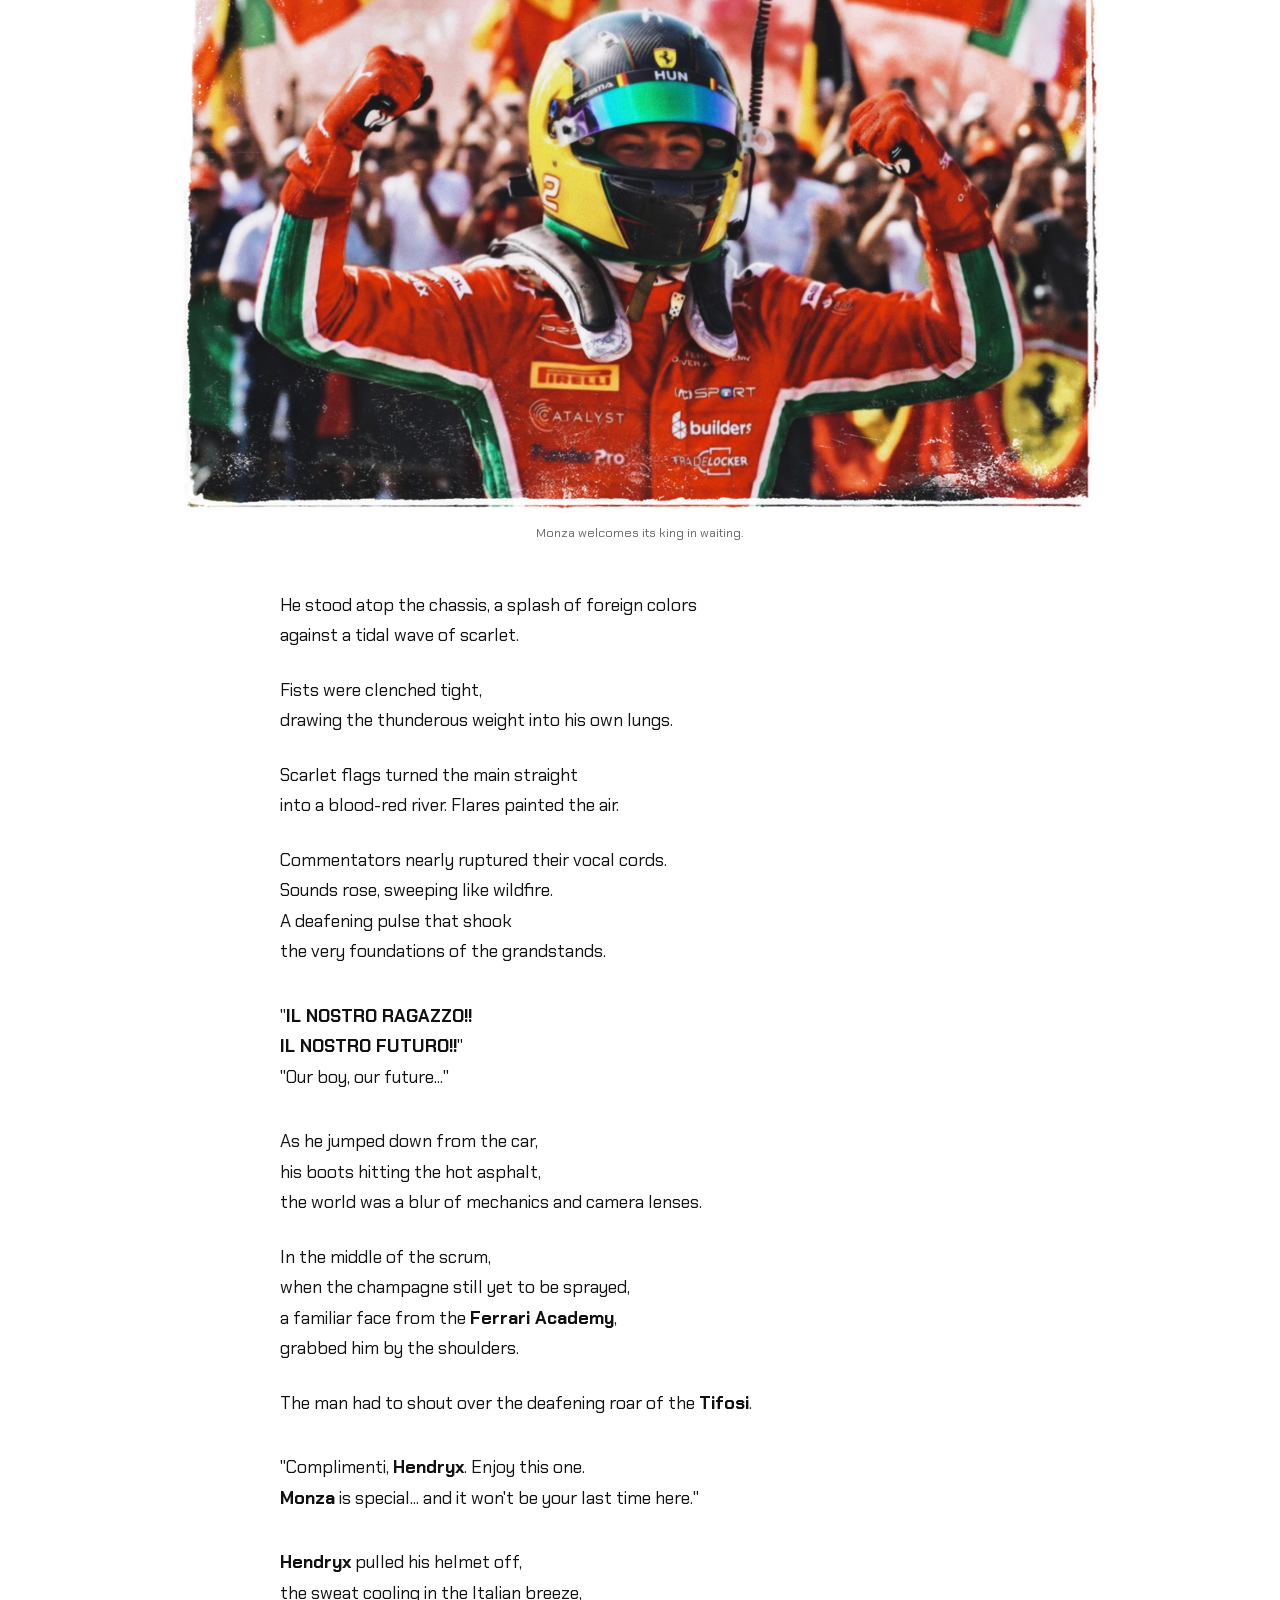
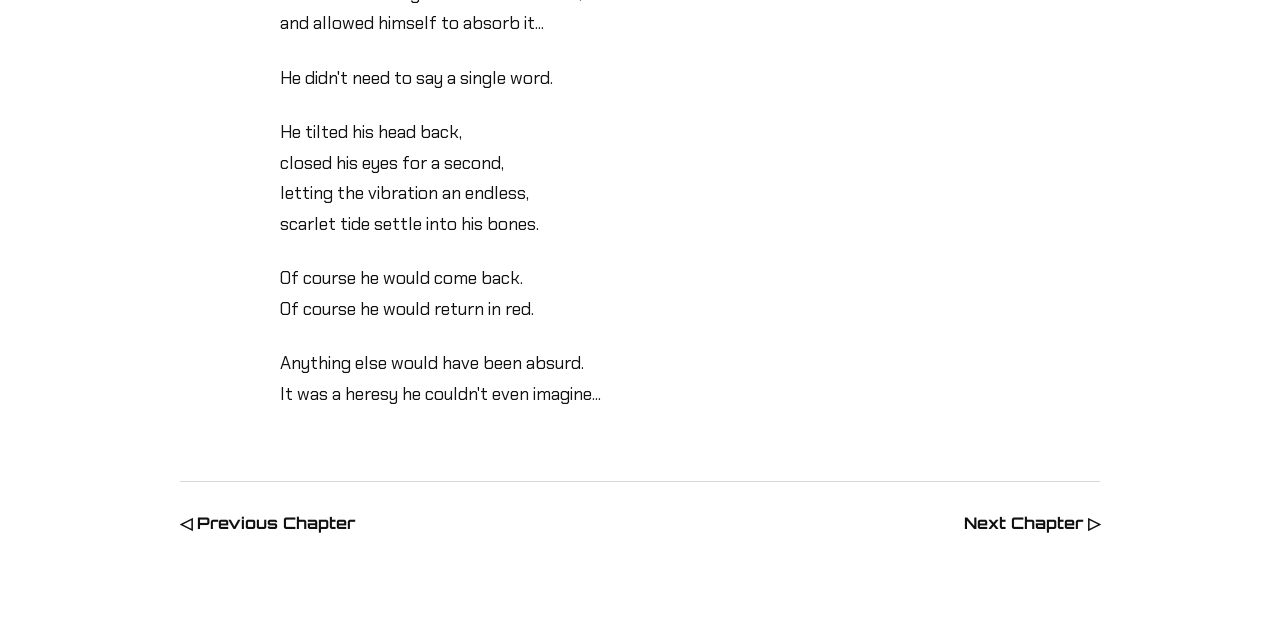
<file: chapters/chapter-04-the-unseen-prodigy.html>
<!DOCTYPE html>
<html lang="en">
<head>
  <meta charset="UTF-8">
  <meta name="viewport" content="width=device-width, initial-scale=1.0">
  <meta name="description" content="Chapter 4, The Unseen Prodigy, from The Scarlet's Mistake || The Bull's Blade.">
  <title>04 || The Unseen Prodigy</title>

  <link rel="stylesheet" href="../css/global.css">
  <link rel="stylesheet" href="../css/chapter.css">
  
  <script src="../js/chapter.js" defer></script>
</head>

<body>
  <header class="site-header">
    <a class="story-title" href="../index.html">
        <span class="story-title--scarlet">THE SCARLET'S MISTAKE</span>
        <span class="story-title--separator" aria-hidden="true">||</span>
        <span class="story-title--bull">THE BULL'S BLADE</span>
    </a>
  </header>

  <main class="chapter-page">
    <article class="chapter" data-chapter="4">
      <header class="chapter-header">
        <p class="chapter-number">Chapter 4</p>
        <h1 class="chapter-title">The Unseen Prodigy</h1>
      </header>


      <div class="chapter-content">
        <section class="scene" id="monaco" aria-labelledby="monaco-heading">
          <h2 class="visually-hidden" id="monaco-heading">Monaco: the artist between the walls</h2>

          <p>
               <b>Monte Carlo</b> arrived like a test that<br>
               the universe had written specifically for him.
          </p>

          <p>
               In <b>Monaco</b>, there is no runoff to save you from ambition.<br>
               The barriers are closer than doubt.<br>
               It is a tightrope walk over a canyon of jagged steel.<br>
               Precision is not an advantage; it is survival.
          </p>

          <p>
               If <b>Bahrain</b> had shown the world the machine,<br>
               <b>Monaco</b> revealed the artist...
          </p>

          <p>
               While others fought the steering,<br>
               <b>Hendryx</b> skimmed between the walls,<br>
               close enough to disturb the paint off them.
          </p>

          <p>
               At the <b>Swimming Pool</b> chicane, he brushed the barrier,<br>
               leaving a faint black smear of rubber<br>
               like a signature on the wall,<br>
               never once breathing the throttle.
          </p>

          <p>
               The steering inputs were microscopic.<br>
               The margins, invisible.
          </p>

          <p>
               It wasn't just a Pole position;<br>
               a four-tenth gap that left the paddock<br>
               in a state of collective vertigo.
          </p>

          <p>
               In <b>Formula 2</b>.<br>
               People didn't do that...
          </p>

          <p>
               Over the radio, his engineer exhaled in disbelief.<br>
               "P1, that's P1. Absolutely amazing... great job!!<br>
               Where'd you even find that lap?"
          </p>

          <p>
               <b>Hendryx</b> didn't give an answer.
          </p>

          <p>
               The race itself was a cage.<br>
               Dirty air. Strategy. Safety cars,<br>
               compressing tension into something metallic.
          </p>

          <p>
               He lapped the grid up to P10 at the end.<br>
               Not with desperation. Not with reckless lunges.
          </p>

          <p>
               He waited for hesitation, the half-second<br>
               when a driver doubts his braking point,<br>
               and slipped into the space as if it<br>
               had been reserved for him all along.
          </p>

          <p>
               Not with sudden divebombs, but with clean, surgical moves:<br>
               waiting until the car ahead faltered,<br>
               then sliding into the space<br>
               like it had always belonged to him.
          </p>

          <p>
               From the outside, it looked like arrogance.<br>
               From behind the wheel, it felt like inevitability.
          </p>

          <p>
               The headlines multiplied.<br>
               "<b>The Project Huntyr"</b><br>
               "<b>The Belgian Bullet"</b><br>
               "<b>Ferrari's Future"</b>
          </p>

          <p>
               The rivals started speaking differently.
          </p>

          <figure class="chapter-image chapter-image--wide">
            <img src="../images/chapter-04/kimi-antonelli-monaco.png"
                 alt="Kimi Antonelli is interviewed after Monaco while Hendryx Huntyr walks past in his red PREMA suit"
                 loading="lazy">
            <figcaption>Rivals begin to recognise Hendryx’s pace.</figcaption>
          </figure>

          <blockquote class="dialogue">
            <p>
               "If he's in your mirrors," <b>Kimi Antonelli</b> said once,<br>
               almost shrugging, "you know you're not leading for long."
            </p>
          </blockquote>

          <p>
               <b>Isack Hadjar</b> was less diplomatic, with a smug;<br>
               "Maybe if he pulls Imola more often,<br>
               we would all sleep better, I don't know."
          </p>

        </section>

        <hr class="scene-break" aria-label="Scene break">

        <section class="scene" id="barcelona" aria-labelledby="barcelona-heading">
          <h2 class="visually-hidden" id="barcelona-heading">Barcelona: the perfect project</h2>

          <p>
               <b>Barcelona</b> removed the poetry from the myth.
          </p>

          <p>
               Whatever worked here, usually worked everywhere else.<br>
               <b>Ferrari</b> engineers trusted it like scripture.<br>
               Their favourite measuring stick for raw talent.
          </p>

          <p>
               <b>Hendryx</b> took pole.<br>
               Won the Sprint.<br>
               Won the Feature,<br>
               and collected the fastest laps in both.
          </p>

          <p>
               There was no spectacle.<br>
               It was worse.<br>
               It was clean.
          </p>

          <p>
               <b>F2</b> cars are supposed to fight their drivers.<br>
               They twitch and slide and argue.<br>
               His looked... compliant and logical...
          </p>

          <p>
               Lap times stacked in unforgiving columns.<br>
               No variance, no wild moves, no magic.<br>
               Just a human metronome in red and white.
          </p>

          <p>
               Italian newspapers began printing new phrases:<br>
               "<b>Il Progetto Perfetto."</b><br>
               "<b>Il Successore.</b>"<br>
               "<b>Il Nuovo Sacro Nome.</b>"
          </p>

          <p>
               The Perfect Project.<br>
               The Successor.<br>
               The New Sacred Name.
          </p>

          <p>
               <b>Hendryx</b> stopped reading the papers.<br>
               The engineers didn't.
          </p>

        </section>

        <hr class="scene-break" aria-label="Scene break">

        <section class="scene" id="spielberg" aria-labelledby="spielberg-heading">
          <h2 class="visually-hidden" id="spielberg-heading">Spielberg: the final-lap fight</h2>

          <p>
               <b>Spielberg</b>, the <b>Red Bull Ring</b>.
          </p>

          <p>
               <b>Austria</b> in <b>Formula 2</b> is rarely elegant.<br>
               It had always turned into a knife fight.
          </p>

          <p>
               No mercy, no breathing space,<br>
               just a <b>DRS</b> train of angry junior drivers<br>
               trying to out-engineer destiny<br>
               with tow games and reckless lunges.
          </p>

          <p>
               <b>Hendryx</b> was leading until the penultimate lap,<br>
               when <b>Antonelli</b> did what every junior<br>
               is programmed to do so.
          </p>

          <p>
               Sending it into Turn 3 with the confidence of someone<br>
               who has <b>Toto Wolff</b> on speed dial.
          </p>

          <p>
               <b>Hendryx</b> lost the spot.
          </p>

          <p>
               Two laps remained...<br>
               Most rookies would settle, bank the points, and call it a day.
          </p>

          <p>
               But the boy was learning the dark arts now,<br>
               the grit behind the geometry, the difference between<br>
               winning cleanly and winning inevitably.
          </p>

          <p>
               He stalked <b>Antonelli</b> through Sector 3 with quiet patience,<br>
               studying the braking zones,<br>
               feeling the tyre degradation through the wheel.
          </p>

          <p>
               He waited until the exact millisecond<br>
               his rival's rear tyres cried for mercy.
          </p>

          <p>
               <b>Hendryx</b> stopped seeking the perfect line<br>
               and started hunting for the kill.
          </p>

          <p>
               Into the final lap, the gap was half a car length...
          </p>

          <p>
               Out of the last corner, they drag-raced toward the line,<br>
               both cars unstable, squirming on dead tyres,<br>
               and aerodynamics screaming.
          </p>

          <p>
               With two hundred meters to go, he dipped the front wing<br>
               into the slipstream and dragged past by a whisper,<br>
               <b>-0.021</b> seconds, stealing a win off <b>Kimi</b>'s plate<br>
               like a stray cat taking fish off a dinner table.
          </p>

          <p>
               Even the commentary had to stop pretending to be neutral:<br>
               "He... he stole that. That's just theft.<br>
               That's legalized theft at 200 KM/H, ladies and gentlemen!!"
          </p>

          <p>
               <b>Kimi</b> threw his hands up in the <b>Parc Fermé</b>.<br>
               <b>Hendryx</b> just grinned under the helmet.
          </p>

          <p>
               He was no longer just the metronomic Swiss watch<br>
               of the Junior categories.
          </p>

          <p>
               He showed them that precision wasn't his only weapon.<br>
               That he could play that game too, when it mattered...
          </p>

        </section>

        <hr class="scene-break" aria-label="Scene break">

        <section class="scene" id="silverstone" aria-labelledby="silverstone-heading">
          <h2 class="visually-hidden" id="silverstone-heading">Silverstone: a masterclass in the rain</h2>

          <p>
               <b>Silverstone</b> changed the narrative.
          </p>

          <p>
               The rain arrived without warning,<br>
               swallowing the circuit in grey,<br>
               flooding the <b>Wellington Straight</b><br>
               like mother nature herself was testing<br>
               who deserved to stay on the track.
          </p>

          <p>
               Engineers pleaded the <b>Race Control</b> for red flags.<br>
               Half the field aquaplaned straight off.
          </p>

          <p>
               But <b>Hendryx</b>? He wasn't even fazed, he just... transcended.
          </p>

          <p>
               Three seconds a lap faster than anyone else.<br>
               Overtakes executed through spray so thick<br>
               the only reference point was the instinct.<br>
               Brake markers guessed, grip felt rather than seen.
          </p>

          <p>
               Someone in the <b>Prema</b> garage was heard muttering:<br>
               "Christ... this kid has the DNA."
          </p>

          <p>
               When he took the chequered flag, soaked and still,<br>
               the commentary stopped searching for comparisons.<br>
               They stopped asking if he was ready.<br>
               They began asking how long he would be allowed to stay.
          </p>

        </section>

        <hr class="scene-break" aria-label="Scene break">

        <section class="scene" id="budapest" aria-labelledby="budapest-heading">
          <h2 class="visually-hidden" id="budapest-heading">Budapest: a rare second place</h2>

          <p>
               <b>Budapest</b> was the first time anyone<br>
               could label a weekend of his as "bad,"<br>
               which was hilarious, because "bad"<br>
               meant only finishing second...
          </p>

          <p>
               A strategy blunder had boxed him into traffic<br>
               during the feature race, and for fifteen laps<br>
               he dismantled the deficit, clawed time back<br>
               like a surgeon undoing an earlier mistake.
          </p>

          <p>
               P2 felt like a funeral...
          </p>

          <p>
               The Academy bosses called it a "learning moment."<br>
               <b>Hendryx</b> logged the data and moved on.<br>
               No complaints. No theatrics.
          </p>

          <p>
               Just the quiet aggression of someone<br>
               who understood the long long game.
          </p>

        </section>

        <hr class="scene-break" aria-label="Scene break">

        <section class="scene" id="spa" aria-labelledby="spa-heading">
          <h2 class="visually-hidden" id="spa-heading">Spa-Francorchamps: a victory at home</h2>

          <p>
               <b>Spa-Francorchamps</b> had never been just a circuit to him.
          </p>

          <p>
               <b>The Ardennes</b> mist, the smell of wet forest,<br>
               the sound of engines echoing off the trees<br>
               older than the sport itself.
          </p>

          <p>
               It was <b>Hendryx</b>'s home...
          </p>

          <p>
               The heavens opened up on the race day.<br>
               Visibility dropped to a rumour.
          </p>

          <p>
               In the spray, the world shrank to the two rain lights<br>
               directly in front of you and the courage<br>
               you brought to <b>Eau Rouge</b>.
          </p>

          <p>
               The car compressed against the earth before<br>
               climbing back toward the sky.
          </p>

          <p>
               Most drivers lifted instinctively.<br>
               <b>Hendryx</b> did not...
          </p>

          <p>
               From the cockpit, the world turned into<br>
               gradients of grey and pure instinct.
          </p>

          <p>
               He could barely see the track, but he could feel the grip;<br>
               in his fingertips, in the seat,<br>
               in the invisible weight transfer<br>
               as the car danced from kerb to kerb.
          </p>

          <p>
               On the penultimate lap, he found himself<br>
               tucked under <b>Bortoleto</b>'s rear wing,<br>
               the Brazilian defending with everything<br>
               the soaked circuit would still allow.
          </p>

          <p>
               Side-by-side through the grey-out of <b>Blanchimont</b>,<br>
               the two cars were less like machines<br>
               and more like hydroplanes skimming across a lake of glass.
          </p>

          <p>
               <b>Bortoleto</b> refused to surrender the inside;<br>
               <b>Hendryx</b> refused to believe the outside was gone.
          </p>

          <p>
               <b>Hendryx</b> waited half a heartbeat<br>
               longer than expected, long enough<br>
               for the <b>Invicta</b> to twitch over the standing water,<br>
               then seamlessly straightened his wheel and flowed<br>
               around the outside, finding the impossible lower line.
          </p>

          <p>
               He didn't just take the lead,<br>
               he took the air out of the <b>Ardennes</b>.
          </p>

          <blockquote class="dialogue">
            <p>
               "He's... done it. Around the outside, in these conditions!!"
            </p>
          </blockquote>

          <p>
               The Belgian crowd lost its mind.<br>
               They chanted his name with the same passion<br>
               they once reserved for other heroes who'd taken<br>
               these unforgiving slopes at full commitment.
          </p>

          <figure class="chapter-image chapter-image--wide">
            <img src="../images/chapter-04/hendryx-spa-podium.png"
                 alt="Hendryx Huntyr lifts his Spa Formula 2 winner’s trophy in the rain as Belgian flags wave behind him"
                 loading="lazy">
            <figcaption>A home victory at Spa-Francorchamps.</figcaption>
          </figure>

          <p>
               For the first time, <b>Hendryx</b> allowed himself to feel it.<br>
               He belongs here.
          </p>

          <p>
               Not just in <b>Formula 2</b>.<br>
               Not just in the Academy.
          </p>

          <p>
               On the path.<br>
               To the red car...
          </p>

        </section>

        <hr class="scene-break" aria-label="Scene break">

        <section class="scene" id="monza" aria-labelledby="monza-heading">
          <h2 class="visually-hidden" id="monza-heading">Monza: the Tifosi’s future</h2>

          <p>
               <b>Monza</b> felt like the logical endpoint of everything.<br>
               By then, the championship picture was a formality.
          </p>

          <p>
               <b>Hendryx</b> was so far ahead on points that pundits<br>
               had stopped questioning if he'd clinch the title<br>
               and started pondering, "when?"
          </p>

          <p>
               The numbers no longer mattered.<br>
               But <b>Monza</b> wasn't about numbers.
          </p>

          <p>
               <b>Monza</b> was about religion...
          </p>

          <p>
               The <b>Tifosi</b> arrived as if summoned to ritual.
          </p>

          <p>
               Banners with his name,<br>
               flags with his face, horns, flares.
          </p>

          <p>
               Old men in faded <b>Schumacher</b> caps stood<br>
               shoulder to shoulder with teenagers in <b>Leclerc</b> shirts.
          </p>

          <p>
               They didn't chant "<b>Huntyr</b>," not yet.
          </p>

          <blockquote class="dialogue">
            <p>
               "<b>IL RAGAZZO BELGA!!</b>"<br>
               "<b>The Belgian Boy.</b>"
            </p>
          </blockquote>

          <p>
               And that was enough...
          </p>

          <p>
               Qualifying was chaos incarnate...<br>
               Tow after tow, games in the final corner, traffic train politics.<br>
               Somehow, he still extracted a lap<br>
               that put him on the front row.
          </p>

          <p>
               The race was on knife-edge.<br>
               Slipstream battles down the main straight,<br>
               late lunges into Turn 1, DRS trains refusing to break
          </p>

          <p>
               But <b>Hendryx</b> had learned something since Imola.
          </p>

          <p>
               When he hit the front this time,<br>
               extra tenths was no suggestion.<br>
               He only went hunting for calm.
          </p>

          <p>
               He managed the tyres. He backed off when he needed.<br>
               He defended when he had to, clean but absolute.
          </p>

          <p>
               Through the <b>Curva Grande</b>, the wind buffeted his helmet,<br>
               a constant reminder of the blinding speed<br>
               of the reality he was living in.
          </p>

          <p>
               Behind him, the chasing pack was a swarm of angry hornets,<br>
               their engines screaming for a mistake that never came.
          </p>

          <p>
               He could see the flares already<br>
               being lit in the stands at the <b>Parabolica</b>.<br>
               Crimson smoke drifting across the track like a heavy mist.
          </p>

          <p>
               He didn't look at the gap on his steering wheel anymore.<br>
               He didn't need a delta to tell him he was in control.
          </p>

          <p>
               He was driving by feel, dancing the car across<br>
               the serrated exit kerbs of <b>Ascari</b><br>
               with a precision that felt almost surgical.
          </p>

          <p>
               No theatrics, no kerbs eaten for the sake of a story.<br>
               Just ruthlessness in measured doses.
          </p>

          <p>
               The <b>Tifosi</b>'s roar was a baptism of red noise.<br>
               A congregation waiting for their Messiah.
          </p>

          <p>
               When he crossed the line to win in front of the home crowd<br>
               of the team that owned his future, the noise was primeval.
          </p>

          <p>
               It wasn't just a cheer.<br>
               It was a claim...
          </p>

          <p>
               It was the sound of a hundred thousand people<br>
               realizing that they didn't just have a driver.<br>
               They had a king in waiting...
          </p>

          <figure class="chapter-image chapter-image--wide">
            <img src="../images/chapter-04/hendryx-monza-tifosi.png"
                 alt="Hendryx Huntyr raises both fists before the Tifosi as Ferrari, Italian, and Belgian flags wave"
                 loading="lazy">
            <figcaption>Monza welcomes its king in waiting.</figcaption>
          </figure>

          <p>
               He stood atop the chassis, a splash of foreign colors<br>
               against a tidal wave of scarlet.
          </p>

          <p>
               Fists were clenched tight,<br>
               drawing the thunderous weight into his own lungs.
          </p>

          <p>
               Scarlet flags turned the main straight<br>
               into a blood-red river. Flares painted the air.
          </p>

          <p>
               Commentators nearly ruptured their vocal cords.<br>
               Sounds rose, sweeping like wildfire.<br>
               A deafening pulse that shook<br>
               the very foundations of the grandstands.
          </p>

          <blockquote class="dialogue">
            <p>
               "<b>IL NOSTRO RAGAZZO!!</b><br>
               <b>IL NOSTRO FUTURO!!</b>"<br>
               "Our boy, our future..."
            </p>
          </blockquote>

          <p>
               As he jumped down from the car,<br>
               his boots hitting the hot asphalt,<br>
               the world was a blur of mechanics and camera lenses.
          </p>

          <p>
               In the middle of the scrum,<br>
               when the champagne still yet to be sprayed,<br>
               a familiar face from the <b>Ferrari Academy</b>,<br>
               grabbed him by the shoulders.
          </p>

          <p>
               The man had to shout over the deafening roar of the <b>Tifosi</b>.
          </p>

          <blockquote class="dialogue">
            <p>
               "Complimenti, <b>Hendryx</b>. Enjoy this one.<br>
               <b>Monza</b> is special... and it won't be your last time here."
            </p>
          </blockquote>

          <p>
               <b>Hendryx</b> pulled his helmet off,<br>
               the sweat cooling in the Italian breeze,<br>
               and allowed himself to absorb it...
          </p>

          <p>
               He didn't need to say a single word.
          </p>

          <p>
               He tilted his head back,<br>
               closed his eyes for a second,<br>
               letting the vibration an endless,<br>
               scarlet tide settle into his bones.
          </p>

          <p>
               Of course he would come back.<br>
               Of course he would return in red.
          </p>

          <p>
               Anything else would have been absurd.<br>
               It was a heresy he couldn't even imagine...
          </p>

        </section>
      </div>

      <footer class="chapter-footer">
        <nav class="chapter-navigation" aria-label="Chapter navigation">
          <a class="chapter-navigation__previous" href="chapter-03-the-proving-ground.html">◁ Previous Chapter</a>
          <a class="chapter-navigation__next" href="chapter-05-the-quiet-champion.html">Next Chapter ▷</a>
        </nav>
      </footer>
    </article>
  </main>
</body>
</html>
</file>
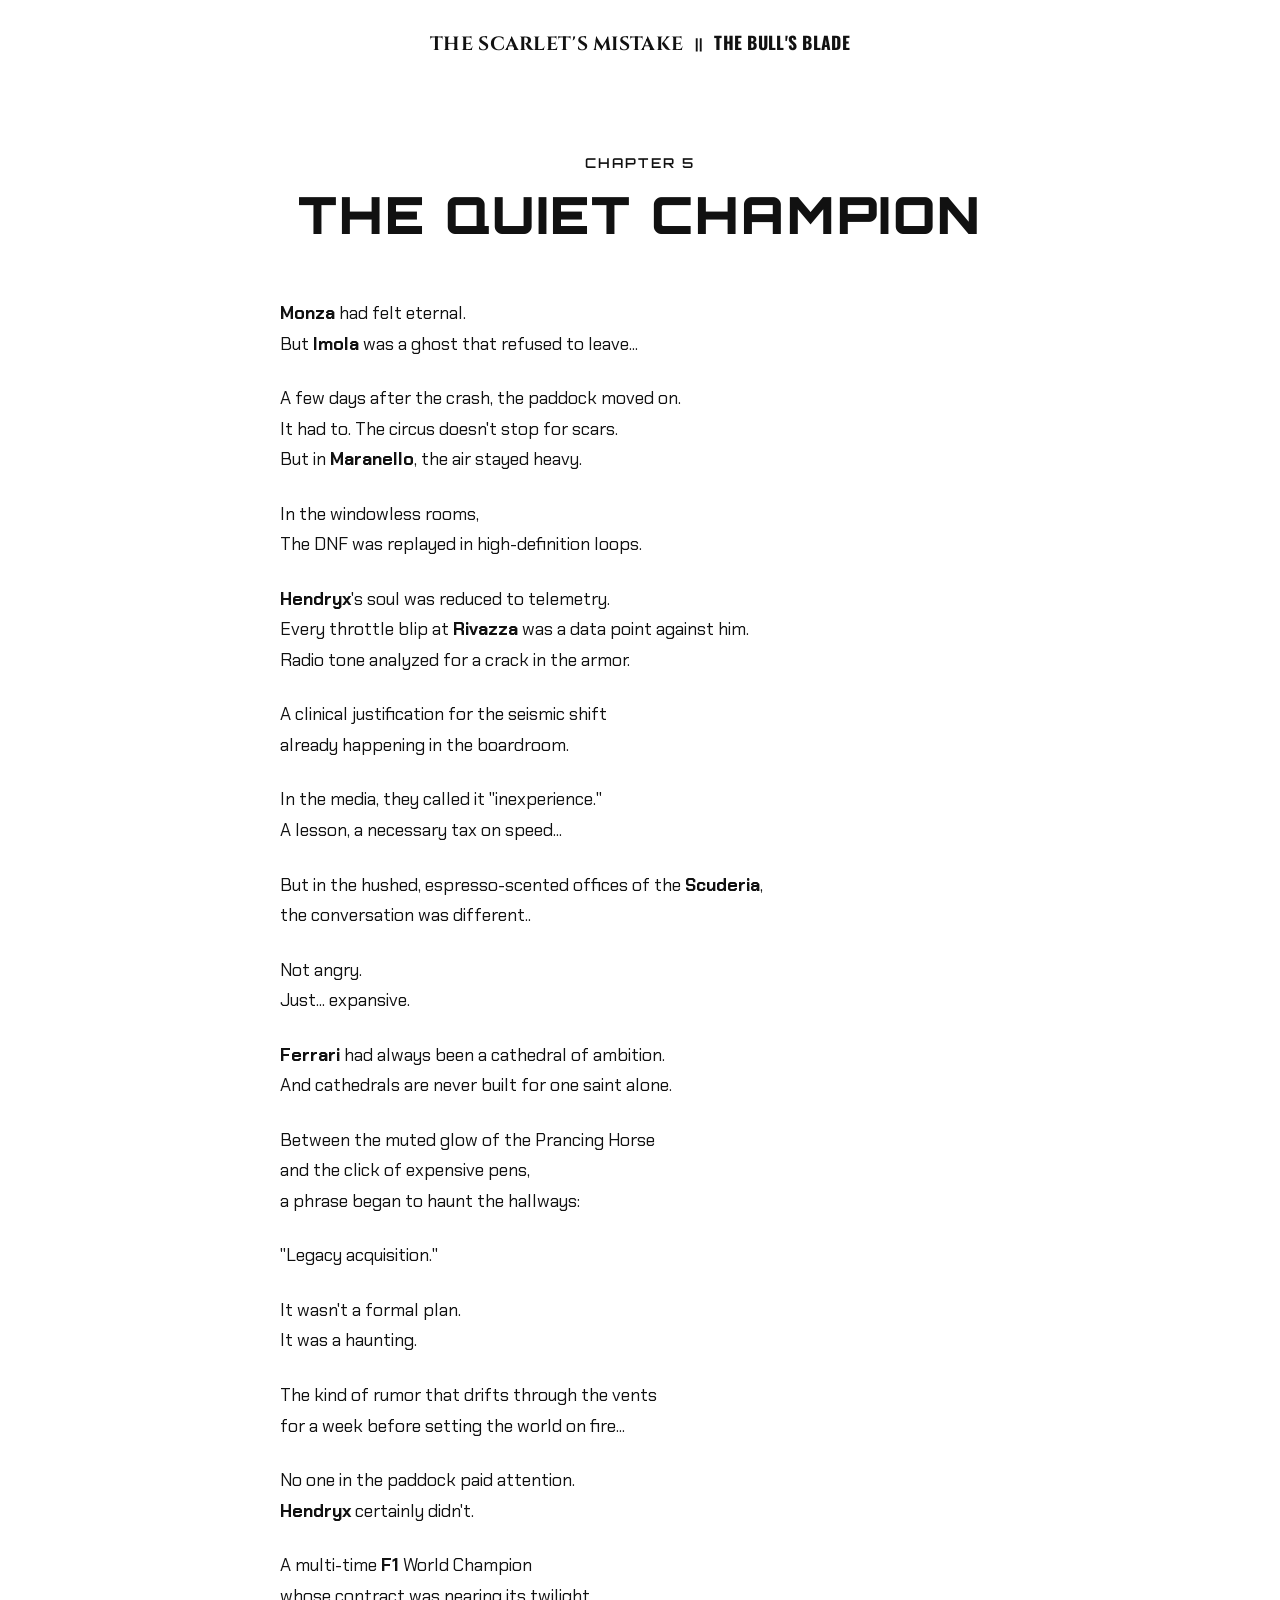
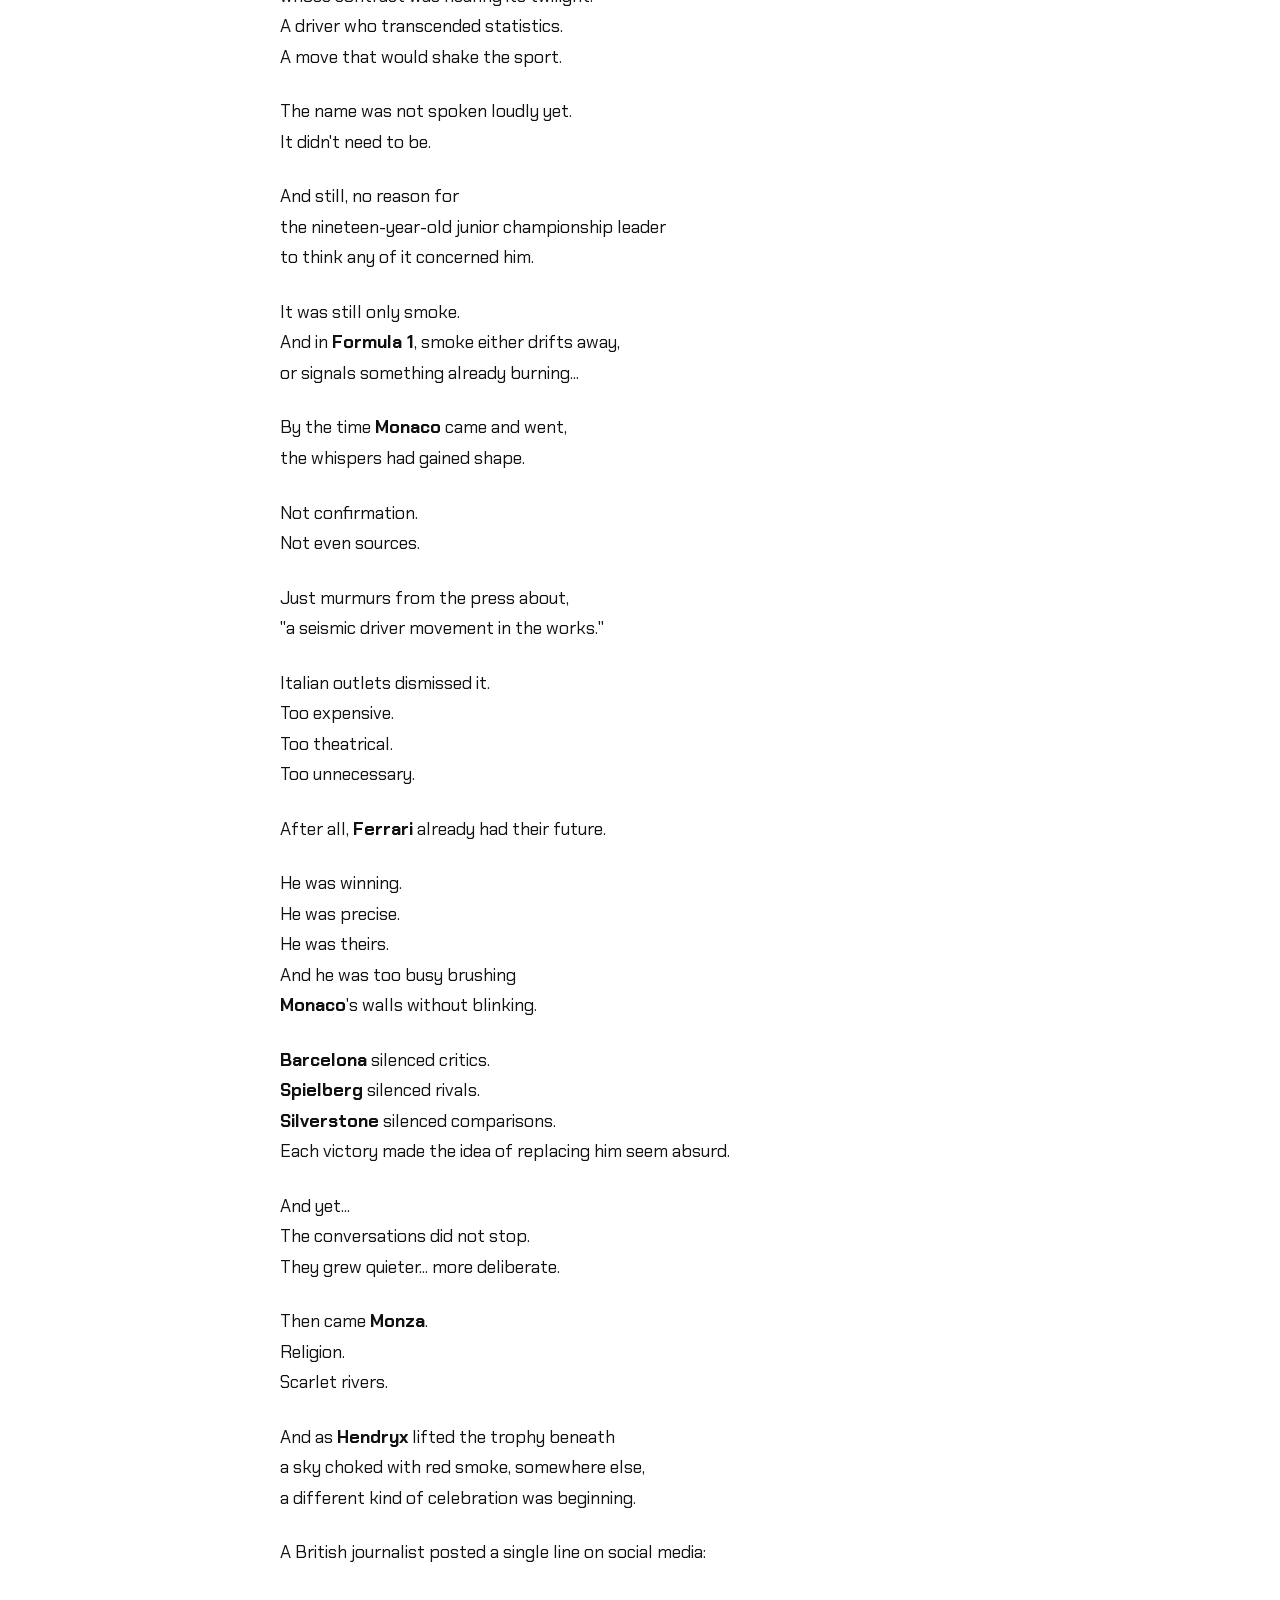
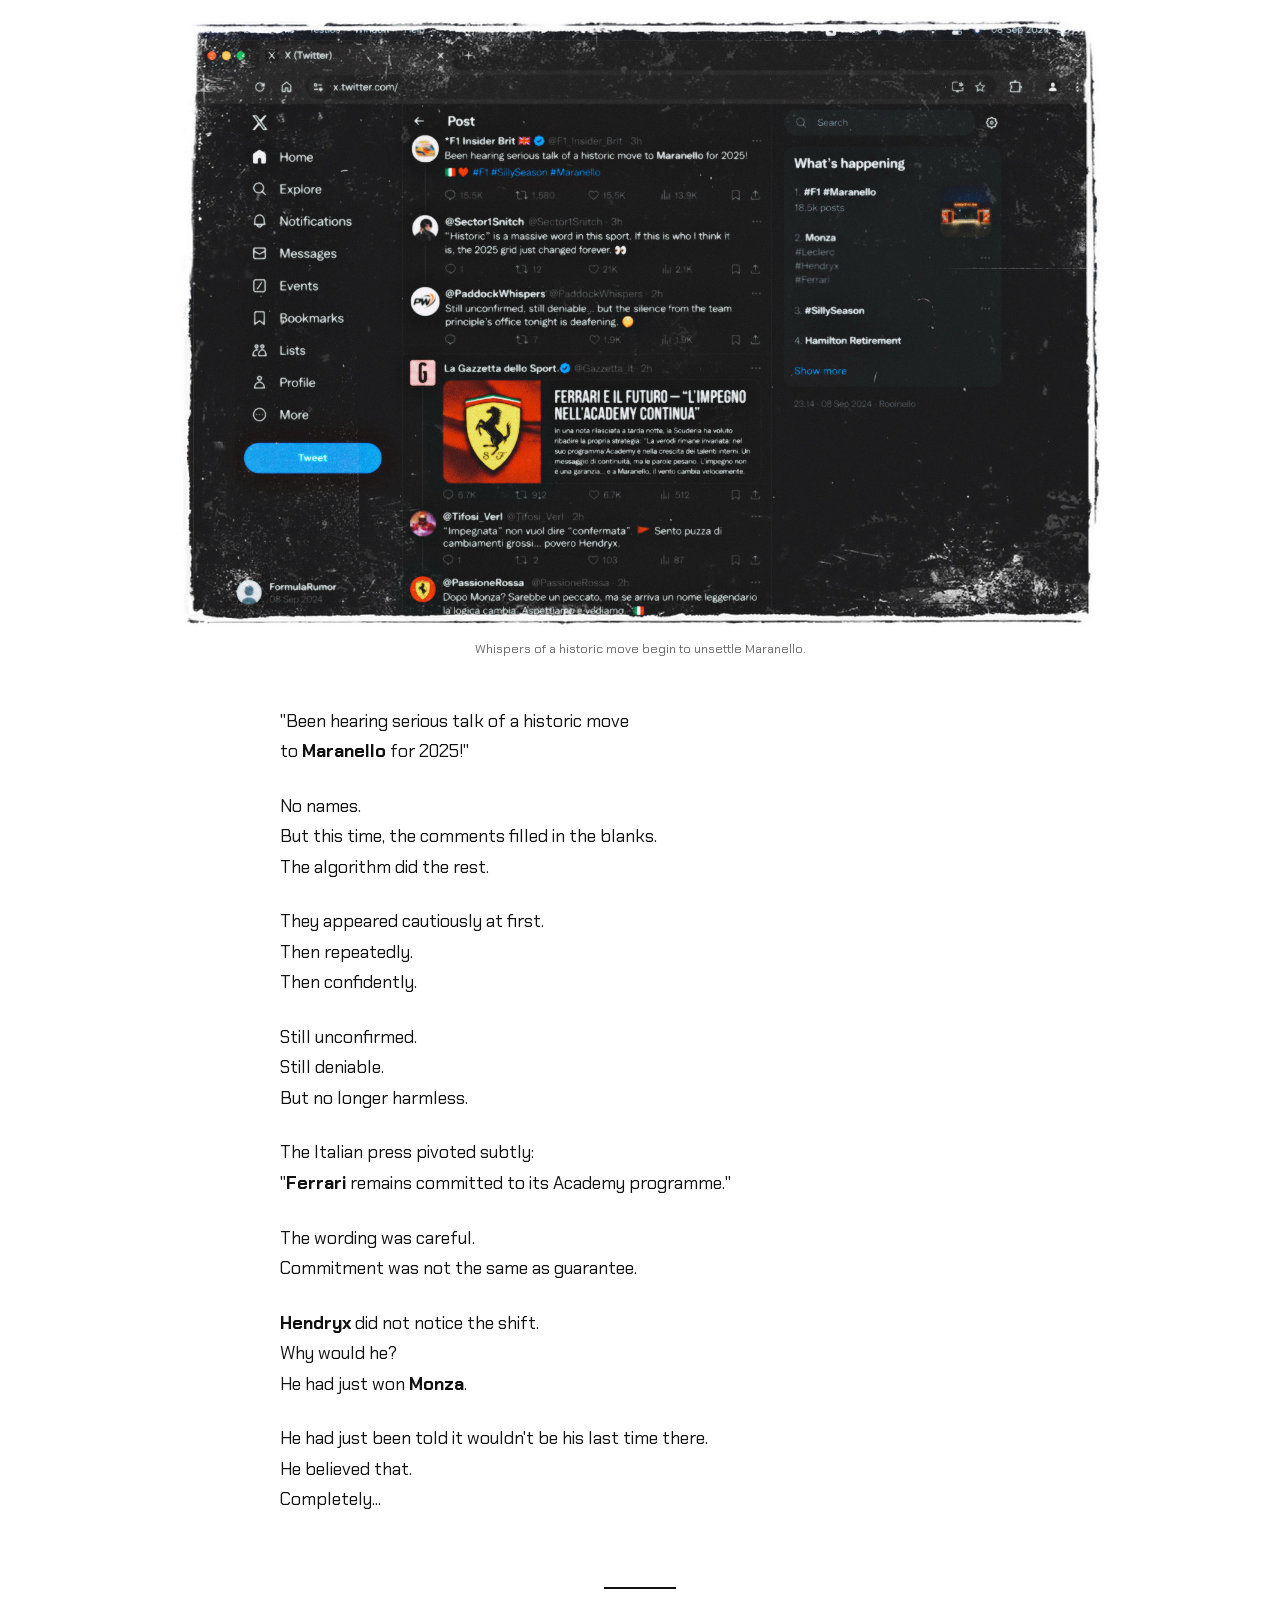
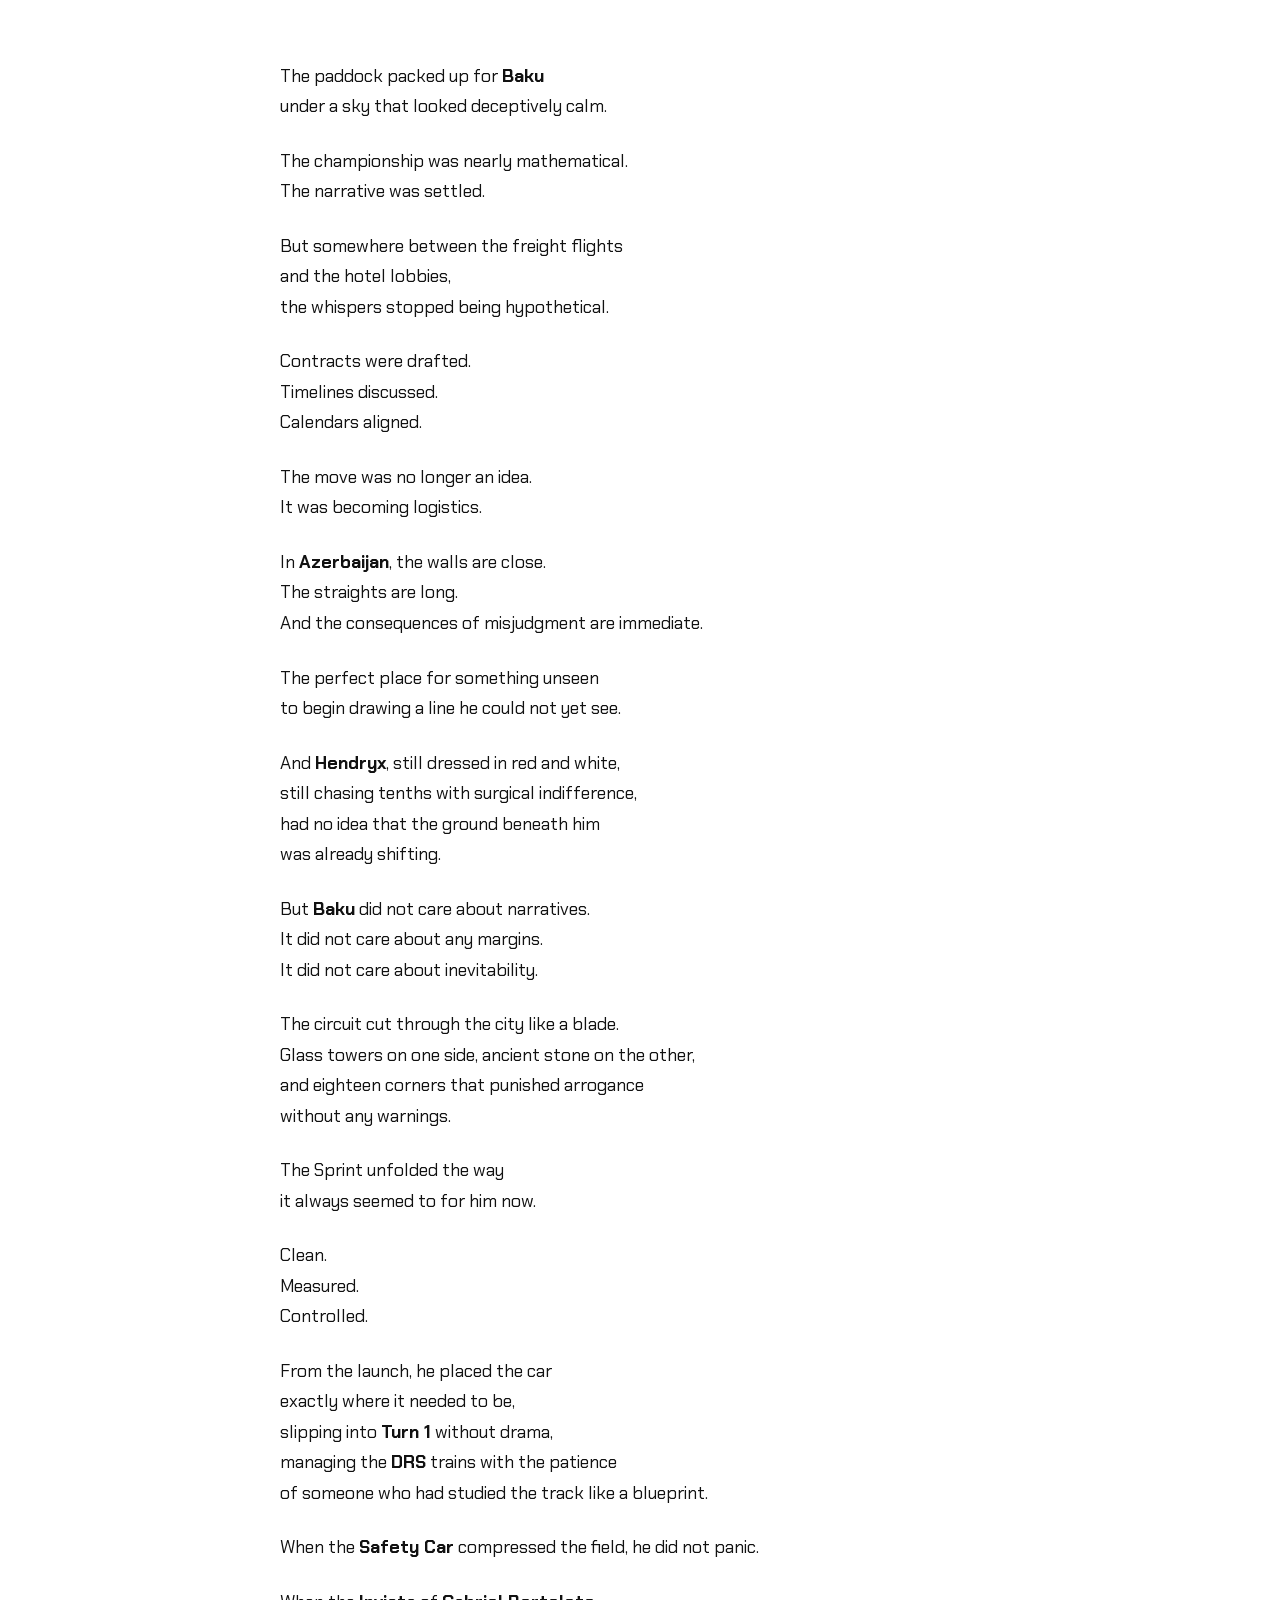
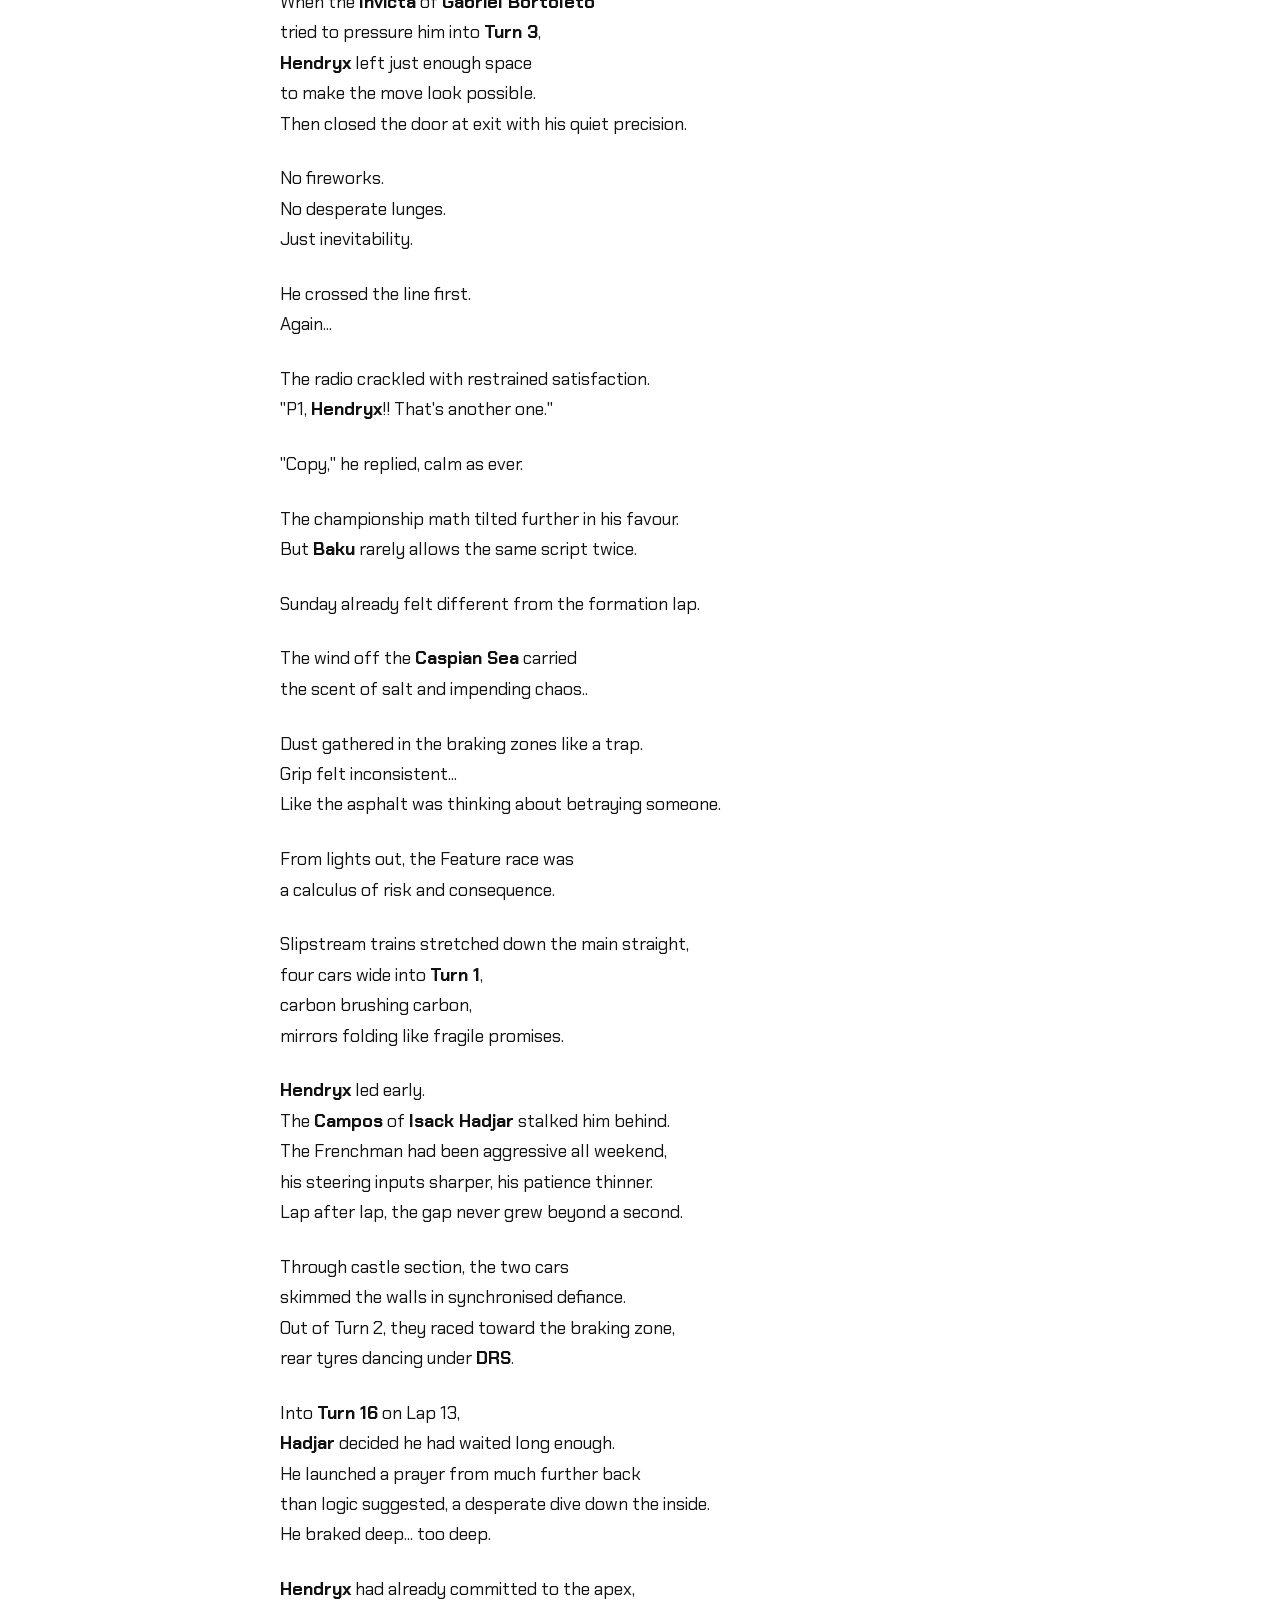
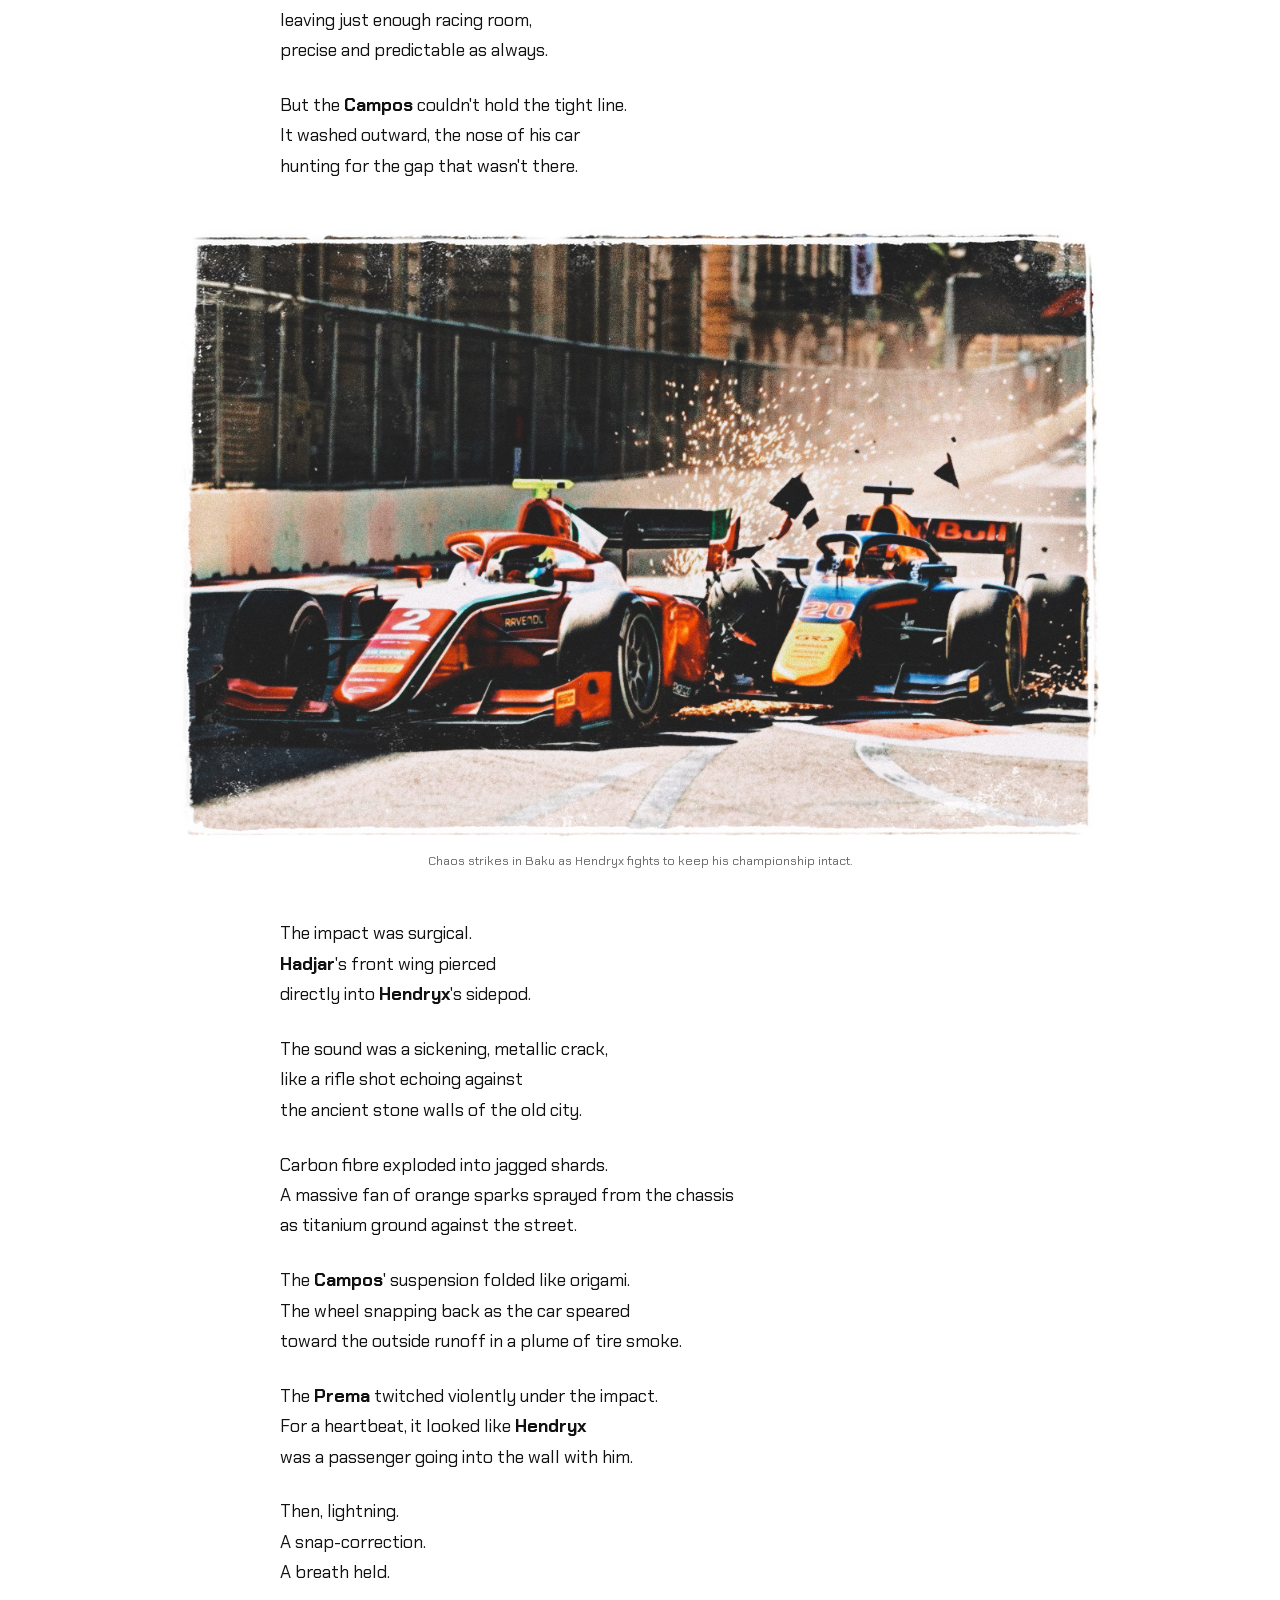
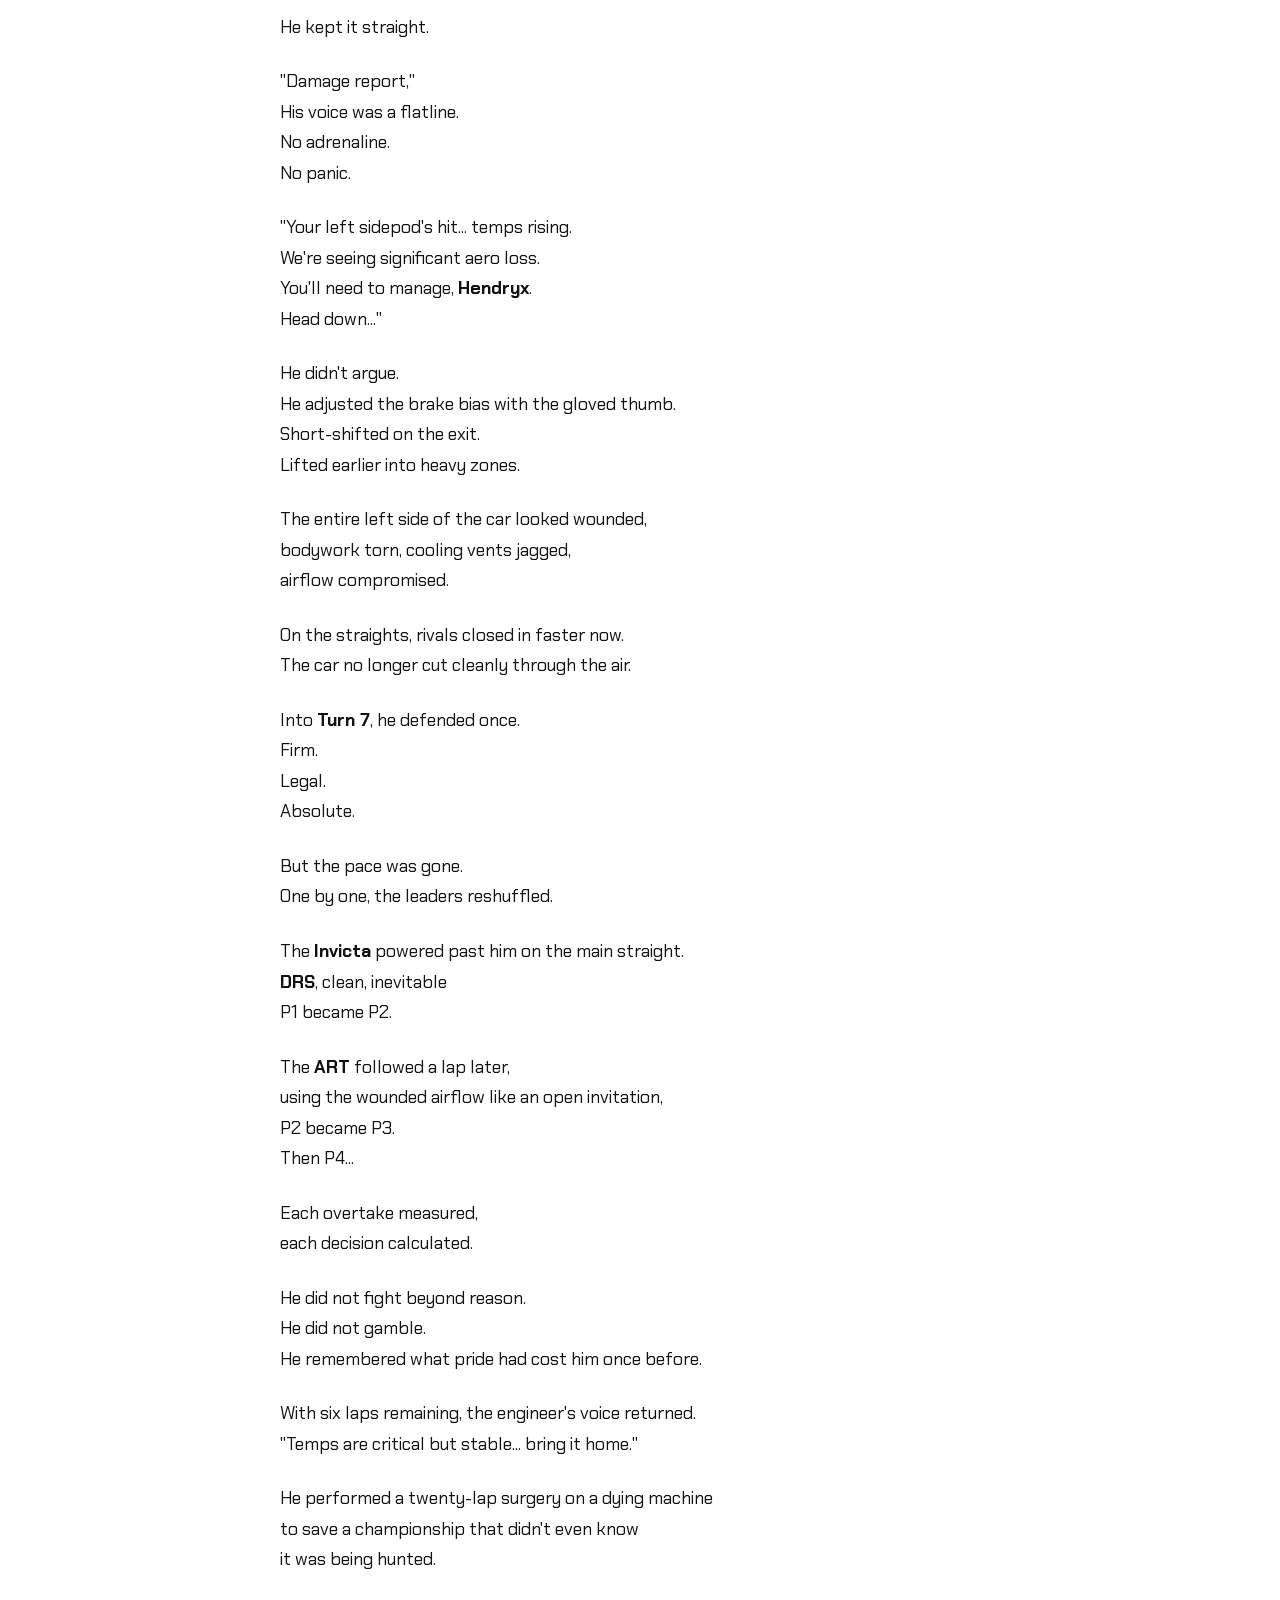
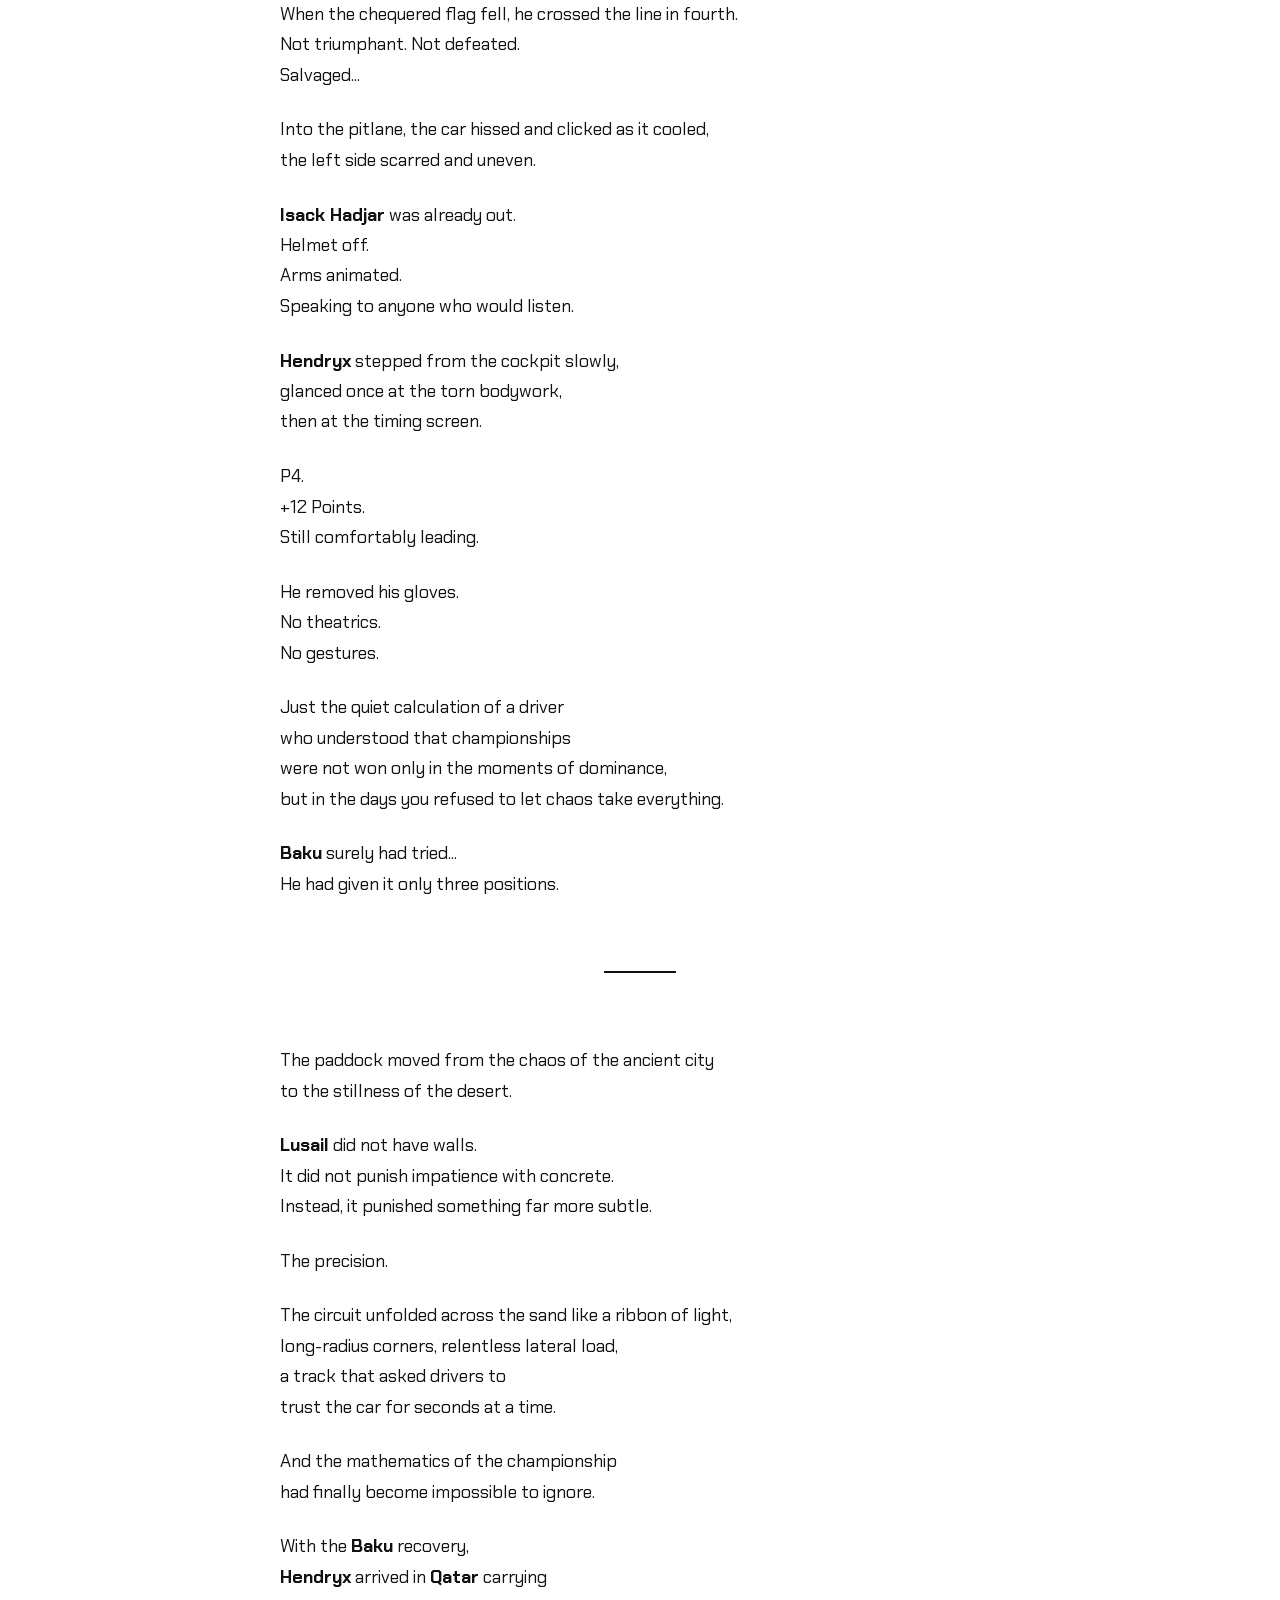
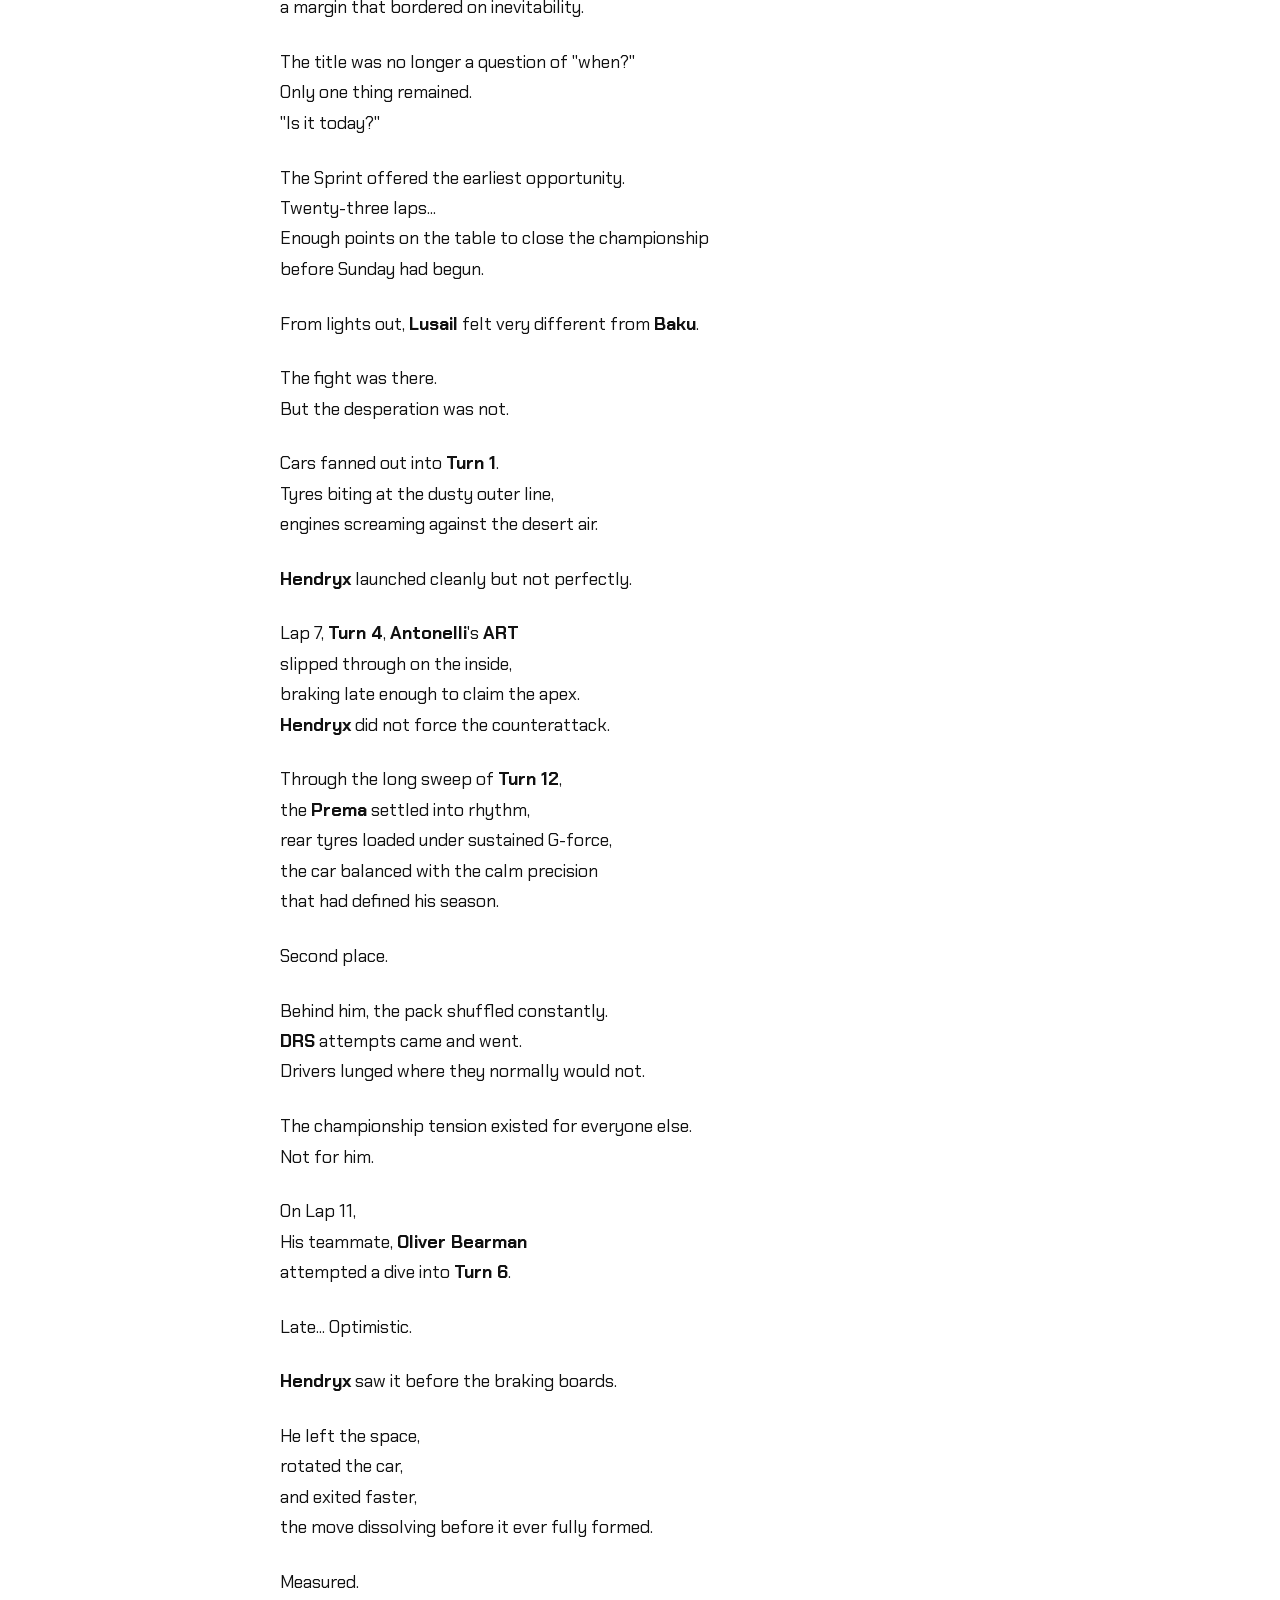
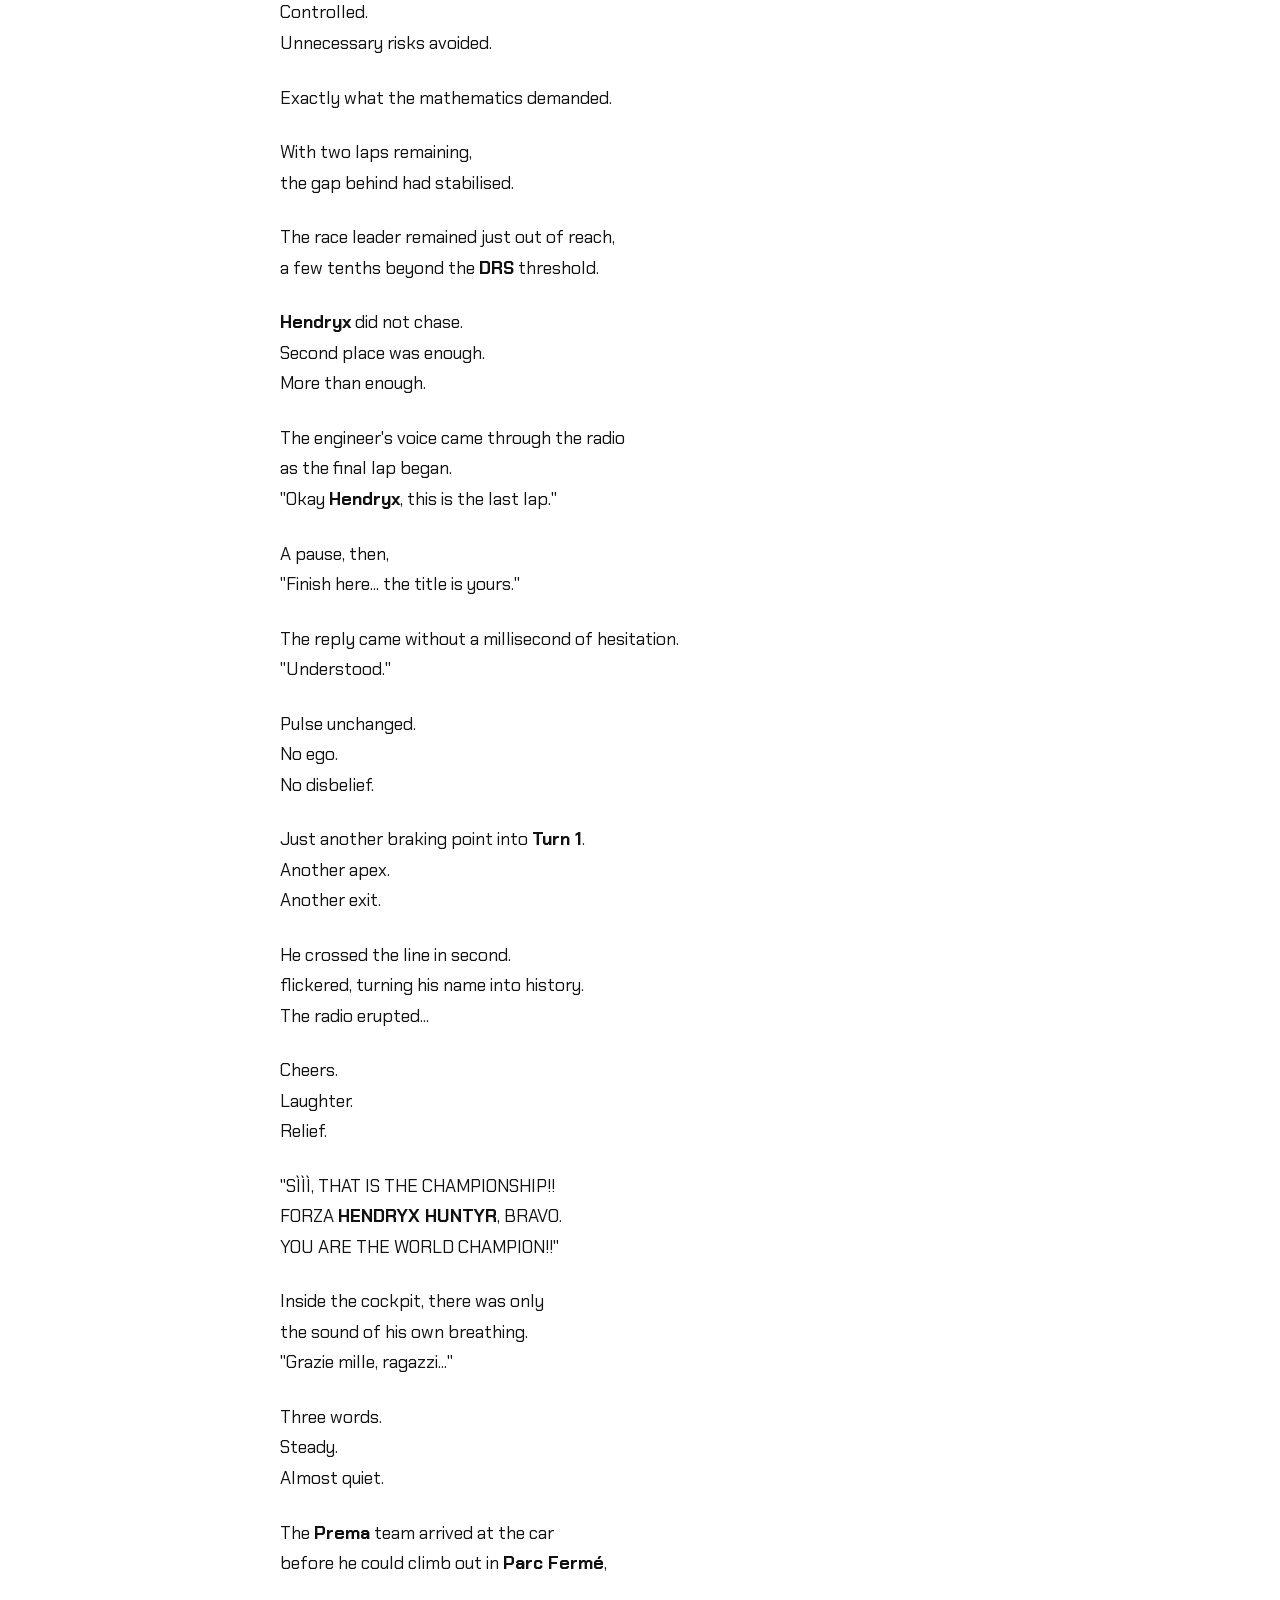
<file: chapters/chapter-05-the-quiet-champion.html>
<!DOCTYPE html>
<html lang="en">
<head>
  <meta charset="UTF-8">
  <meta name="viewport" content="width=device-width, initial-scale=1.0">
  <meta name="description" content="Chapter 5, The Quiet Champion, from The Scarlet's Mistake || The Bull's Blade.">
  <title>05 || The Quiet Champion</title>

  <link rel="stylesheet" href="../css/global.css">
  <link rel="stylesheet" href="../css/chapter.css">

  <script src="../js/chapter.js" defer></script>
</head>

<body>
  <header class="site-header">
    <a class="story-title" href="../index.html">
      <span class="story-title--scarlet">THE SCARLET'S MISTAKE</span>
      <span class="story-title--separator" aria-hidden="true">||</span>
      <span class="story-title--bull">THE BULL'S BLADE</span>
    </a>
  </header>

  <main class="chapter-page">
    <article class="chapter" data-chapter="5">
      <header class="chapter-header">
        <p class="chapter-number">Chapter 5</p>
        <h1 class="chapter-title">The Quiet Champion</h1>
      </header>

      <div class="chapter-content">
        <section class="scene" id="rumours" aria-labelledby="rumours-heading">
          <h2 class="visually-hidden" id="rumours-heading">Maranello: whispers of a legacy acquisition</h2>

          <p>
               <b>Monza</b> had felt eternal.<br>
               But <b>Imola</b> was a ghost that refused to leave...
          </p>

          <p>
               A few days after the crash, the paddock moved on.<br>
               It had to. The circus doesn't stop for scars.<br>
               But in <b>Maranello</b>, the air stayed heavy.
          </p>

          <p>
               In the windowless rooms,<br>
               The DNF was replayed in high-definition loops.
          </p>

          <p>
               <b>Hendryx</b>'s soul was reduced to telemetry.<br>
               Every throttle blip at <b>Rivazza</b> was a data point against him.<br>
               Radio tone analyzed for a crack in the armor.
          </p>

          <p>
               A clinical justification for the seismic shift<br>
               already happening in the boardroom.
          </p>

          <p>
               In the media, they called it "inexperience."<br>
               A lesson, a necessary tax on speed...
          </p>

          <p>
               But in the hushed, espresso-scented offices of the <b>Scuderia</b>,<br>
               the conversation was different..
          </p>

          <p>
               Not angry.<br>
               Just... expansive.
          </p>

          <p>
               <b>Ferrari</b> had always been a cathedral of ambition.<br>
               And cathedrals are never built for one saint alone.
          </p>

          <p>
               Between the muted glow of the Prancing Horse<br>
               and the click of expensive pens,<br>
               a phrase began to haunt the hallways:
          </p>

          <p>
               "Legacy acquisition."
          </p>

          <p>
               It wasn't a formal plan.<br>
               It was a haunting.
          </p>

          <p>
               The kind of rumor that drifts through the vents<br>
               for a week before setting the world on fire...
          </p>

          <p>
               No one in the paddock paid attention.<br>
               <b>Hendryx</b> certainly didn't.
          </p>

          <p>
               A multi-time <b>F1</b> World Champion<br>
               whose contract was nearing its twilight.<br>
               A driver who transcended statistics.<br>
               A move that would shake the sport.
          </p>

          <p>
               The name was not spoken loudly yet.<br>
               It didn't need to be.
          </p>

          <p>
               And still, no reason for<br>
               the nineteen-year-old junior championship leader<br>
               to think any of it concerned him.
          </p>

          <p>
               It was still only smoke.<br>
               And in <b>Formula 1</b>, smoke either drifts away,<br>
               or signals something already burning...
          </p>

          <p>
               By the time <b>Monaco</b> came and went,<br>
               the whispers had gained shape.
          </p>

          <p>
               Not confirmation.<br>
               Not even sources.
          </p>

          <p>
               Just murmurs from the press about,<br>
               "a seismic driver movement in the works."
          </p>

          <p>
               Italian outlets dismissed it.<br>
               Too expensive.<br>
               Too theatrical.<br>
               Too unnecessary.
          </p>

          <p>
               After all, <b>Ferrari</b> already had their future.
          </p>

          <p>
               He was winning.<br>
               He was precise.<br>
               He was theirs.<br>
               And he was too busy brushing<br>
               <b>Monaco</b>'s walls without blinking.
          </p>

          <p>
               <b>Barcelona</b> silenced critics.<br>
               <b>Spielberg</b> silenced rivals.<br>
               <b>Silverstone</b> silenced comparisons.<br>
               Each victory made the idea of replacing him seem absurd.
          </p>

          <p>
               And yet...<br>
               The conversations did not stop.<br>
               They grew quieter... more deliberate.
          </p>

          <p>
               Then came <b>Monza</b>.<br>
               Religion.<br>
               Scarlet rivers.
          </p>

          <p>
               And as <b>Hendryx</b> lifted the trophy beneath<br>
               a sky choked with red smoke, somewhere else,<br>
               a different kind of celebration was beginning.
          </p>

          <p>
               A British journalist posted a single line on social media:
          </p>

          <figure class="chapter-image chapter-image--wide">
            <img src="../images/chapter-05/ferrari-rumours.png"
                 alt="image of a news feed filled with F1 insiders and fans speculating about a major Ferrari driver move and Ferrari’s future trending"
                 loading="lazy">
            <figcaption>Whispers of a historic move begin to unsettle Maranello.</figcaption>
          </figure>

          <p>
               "Been hearing serious talk of a historic move<br>
               to <b>Maranello</b> for 2025!"
          </p>

          <p>
               No names.<br>
               But this time, the comments filled in the blanks.<br>
               The algorithm did the rest.
          </p>

          <p>
               They appeared cautiously at first.<br>
               Then repeatedly.<br>
               Then confidently.
          </p>

          <p>
               Still unconfirmed.<br>
               Still deniable.<br>
               But no longer harmless.
          </p>

          <p>
               The Italian press pivoted subtly:<br>
               "<b>Ferrari</b> remains committed to its Academy programme."
          </p>

          <p>
               The wording was careful.<br>
               Commitment was not the same as guarantee.
          </p>

          <p>
               <b>Hendryx</b> did not notice the shift.<br>
               Why would he?<br>
               He had just won <b>Monza</b>.
          </p>

          <p>
               He had just been told it wouldn't be his last time there.<br>
               He believed that.<br>
               Completely...
          </p>

        </section>


        <hr class="scene-break" aria-label="Scene break">

        <section class="scene" id="baku" aria-labelledby="baku-heading">
          <h2 class="visually-hidden" id="baku-heading">Baku: survival and precision</h2>

          <p>
               The paddock packed up for <b>Baku</b><br>
               under a sky that looked deceptively calm.
          </p>

          <p>
               The championship was nearly mathematical.<br>
               The narrative was settled.
          </p>

          <p>
               But somewhere between the freight flights<br>
               and the hotel lobbies,<br>
               the whispers stopped being hypothetical.
          </p>

          <p>
               Contracts were drafted.<br>
               Timelines discussed.<br>
               Calendars aligned.
          </p>

          <p>
               The move was no longer an idea.<br>
               It was becoming logistics.
          </p>

          <p>
               In <b>Azerbaijan</b>, the walls are close.<br>
               The straights are long.<br>
               And the consequences of misjudgment are immediate.
          </p>

          <p>
               The perfect place for something unseen<br>
               to begin drawing a line he could not yet see.
          </p>

          <p>
               And <b>Hendryx</b>, still dressed in red and white,<br>
               still chasing tenths with surgical indifference,<br>
               had no idea that the ground beneath him<br>
               was already shifting.
          </p>

          <p>
               But <b>Baku</b> did not care about narratives.<br>
               It did not care about any margins.<br>
               It did not care about inevitability.
          </p>

          <p>
               The circuit cut through the city like a blade.<br>
               Glass towers on one side, ancient stone on the other,<br>
               and eighteen corners that punished arrogance<br>
               without any warnings.
          </p>

          <p>
               The Sprint unfolded the way<br>
               it always seemed to for him now.
          </p>

          <p>
               Clean.<br>
               Measured.<br>
               Controlled.
          </p>

          <p>
               From the launch, he placed the car<br>
               exactly where it needed to be,<br>
               slipping into <b>Turn 1</b> without drama,<br>
               managing the <b>DRS</b> trains with the patience<br>
               of someone who had studied the track like a blueprint.
          </p>

          <p>
               When the <b>Safety Car</b> compressed the field, he did not panic.
          </p>

          <p>
               When the <b>Invicta</b> of <b>Gabriel Bortoleto</b><br>
               tried to pressure him into <b>Turn 3</b>,<br>
               <b>Hendryx</b> left just enough space<br>
               to make the move look possible.<br>
               Then closed the door at exit with his quiet precision.
          </p>

          <p>
               No fireworks.<br>
               No desperate lunges.<br>
               Just inevitability.
          </p>

          <p>
               He crossed the line first.<br>
               Again...
          </p>

          <p>
               The radio crackled with restrained satisfaction.<br>
               "P1, <b>Hendryx</b>!! That's another one."
          </p>

          <p>
               "Copy," he replied, calm as ever.
          </p>

          <p>
               The championship math tilted further in his favour.<br>
               But <b>Baku</b> rarely allows the same script twice.
          </p>

          <p>
               Sunday already felt different from the formation lap.
          </p>

          <p>
               The wind off the <b>Caspian Sea</b> carried<br>
               the scent of salt and impending chaos..
          </p>

          <p>
               Dust gathered in the braking zones like a trap.<br>
               Grip felt inconsistent...<br>
               Like the asphalt was thinking about betraying someone.
          </p>

          <p>
               From lights out, the Feature race was<br>
               a calculus of risk and consequence.
          </p>

          <p>
               Slipstream trains stretched down the main straight,<br>
               four cars wide into <b>Turn 1</b>,<br>
               carbon brushing carbon,<br>
               mirrors folding like fragile promises.
          </p>

          <p>
               <b>Hendryx</b> led early.<br>
               The <b>Campos</b> of <b>Isack Hadjar</b> stalked him behind.<br>
               The Frenchman had been aggressive all weekend,<br>
               his steering inputs sharper, his patience thinner.<br>
               Lap after lap, the gap never grew beyond a second.
          </p>

          <p>
               Through castle section, the two cars<br>
               skimmed the walls in synchronised defiance.<br>
               Out of Turn 2, they raced toward the braking zone,<br>
               rear tyres dancing under <b>DRS</b>.
          </p>

          <p>
               Into <b>Turn 16</b> on Lap 13,<br>
               <b>Hadjar</b> decided he had waited long enough.<br>
               He launched a prayer from much further back<br>
               than logic suggested, a desperate dive down the inside.<br>
               He braked deep... too deep.
          </p>

          <p>
               <b>Hendryx</b> had already committed to the apex,<br>
               leaving just enough racing room,<br>
               precise and predictable as always.
          </p>

          <p>
               But the <b>Campos</b> couldn't hold the tight line.<br>
               It washed outward, the nose of his car<br>
               hunting for the gap that wasn't there.
          </p>

          <figure class="chapter-image chapter-image--wide">
            <img src="../images/chapter-05/baku-collision.png"
                 alt="image of Hendryx’s Prema making contact with Isack’s Campos, debris and sparks flying during a high-speed crash"
                 loading="lazy">
          <figcaption>Chaos strikes in Baku as Hendryx fights to keep his championship intact.</figcaption>
          </figure>

          <p>
               The impact was surgical.<br>
               <b>Hadjar</b>'s front wing pierced<br>
               directly into <b>Hendryx</b>'s sidepod.
          </p>

          <p>
               The sound was a sickening, metallic crack,<br>
               like a rifle shot echoing against<br>
               the ancient stone walls of the old city.
          </p>

          <p>
               Carbon fibre exploded into jagged shards.<br>
               A massive fan of orange sparks sprayed from the chassis<br>
               as titanium ground against the street.
          </p>

          <p>
               The <b>Campos</b>' suspension folded like origami.<br>
               The wheel snapping back as the car speared<br>
               toward the outside runoff in a plume of tire smoke.
          </p>

          <p>
               The <b>Prema</b> twitched violently under the impact.<br>
               For a heartbeat, it looked like <b>Hendryx</b><br>
               was a passenger going into the wall with him.
          </p>

          <p>
               Then, lightning.<br>
               A snap-correction.<br>
               A breath held.
          </p>

          <p>
               He kept it straight.
          </p>

          <p>
               "Damage report,"<br>
               His voice was a flatline.<br>
               No adrenaline.<br>
               No panic.
          </p>

          <p>
               "Your left sidepod's hit... temps rising.<br>
               We're seeing significant aero loss.<br>
               You'll need to manage, <b>Hendryx</b>.<br>
               Head down..."
          </p>

          <p>
               He didn't argue.<br>
               He adjusted the brake bias with the gloved thumb.<br>
               Short-shifted on the exit.<br>
               Lifted earlier into heavy zones.
          </p>

          <p>
               The entire left side of the car looked wounded,<br>
               bodywork torn, cooling vents jagged,<br>
               airflow compromised.
          </p>

          <p>
               On the straights, rivals closed in faster now.<br>
               The car no longer cut cleanly through the air.
          </p>

          <p>
               Into <b>Turn 7</b>, he defended once.<br>
               Firm.<br>
               Legal.<br>
               Absolute.
          </p>

          <p>
               But the pace was gone.<br>
               One by one, the leaders reshuffled.
          </p>

          <p>
               The <b>Invicta</b> powered past him on the main straight.<br>
               <b>DRS</b>, clean, inevitable<br>
               P1 became P2.
          </p>

          <p>
               The <b>ART</b> followed a lap later,<br>
               using the wounded airflow like an open invitation,<br>
               P2 became P3.<br>
               Then P4...
          </p>

          <p>
               Each overtake measured,<br>
               each decision calculated.
          </p>

          <p>
               He did not fight beyond reason.<br>
               He did not gamble.<br>
               He remembered what pride had cost him once before.
          </p>

          <p>
               With six laps remaining, the engineer's voice returned.<br>
               "Temps are critical but stable... bring it home."
          </p>

          <p>
               He performed a twenty-lap surgery on a dying machine<br>
               to save a championship that didn't even know<br>
               it was being hunted.
          </p>

          <p>
               When the chequered flag fell, he crossed the line in fourth.<br>
               Not triumphant. Not defeated.<br>
               Salvaged...
          </p>

          <p>
               Into the pitlane, the car hissed and clicked as it cooled,<br>
               the left side scarred and uneven.
          </p>

          <p>
               <b>Isack Hadjar</b> was already out.<br>
               Helmet off.<br>
               Arms animated.<br>
               Speaking to anyone who would listen.
          </p>

          <p>
               <b>Hendryx</b> stepped from the cockpit slowly,<br>
               glanced once at the torn bodywork,<br>
               then at the timing screen.
          </p>

          <p>
               P4.<br>
               +12 Points.<br>
               Still comfortably leading.
          </p>

          <p>
               He removed his gloves.<br>
               No theatrics.<br>
               No gestures.
          </p>

          <p>
               Just the quiet calculation of a driver<br>
               who understood that championships<br>
               were not won only in the moments of dominance,<br>
               but in the days you refused to let chaos take everything.
          </p>

          <p>
               <b>Baku</b> surely had tried...<br>
               He had given it only three positions.
          </p>

        </section>


        <hr class="scene-break" aria-label="Scene break">

        <section class="scene" id="lusail" aria-labelledby="lusail-heading">
          <h2 class="visually-hidden" id="lusail-heading">Lusail: the quiet champion</h2>

          <p>
               The paddock moved from the chaos of the ancient city<br>
               to the stillness of the desert.
          </p>

          <p>
               <b>Lusail</b> did not have walls.<br>
               It did not punish impatience with concrete.<br>
               Instead, it punished something far more subtle.
          </p>

          <p>
               The precision.
          </p>

          <p>
               The circuit unfolded across the sand like a ribbon of light,<br>
               long-radius corners, relentless lateral load,<br>
               a track that asked drivers to<br>
               trust the car for seconds at a time.
          </p>

          <p>
               And the mathematics of the championship<br>
               had finally become impossible to ignore.
          </p>

          <p>
               With the <b>Baku</b> recovery,<br>
               <b>Hendryx</b> arrived in <b>Qatar</b> carrying<br>
               a margin that bordered on inevitability.
          </p>

          <p>
               The title was no longer a question of "when?"<br>
               Only one thing remained.<br>
               "Is it today?"
          </p>

          <p>
               The Sprint offered the earliest opportunity.<br>
               Twenty-three laps...<br>
               Enough points on the table to close the championship<br>
               before Sunday had begun.
          </p>

          <p>
               From lights out, <b>Lusail</b> felt very different from <b>Baku</b>.
          </p>

          <p>
               The fight was there.<br>
               But the desperation was not.
          </p>

          <p>
               Cars fanned out into <b>Turn 1</b>.<br>
               Tyres biting at the dusty outer line,<br>
               engines screaming against the desert air.
          </p>

          <p>
               <b>Hendryx</b> launched cleanly but not perfectly.
          </p>

          <p>
               Lap 7, <b>Turn 4</b>, <b>Antonelli</b>'s <b>ART</b><br>
               slipped through on the inside,<br>
               braking late enough to claim the apex.<br>
               <b>Hendryx</b> did not force the counterattack.
          </p>

          <p>
               Through the long sweep of <b>Turn 12</b>,<br>
               the <b>Prema</b> settled into rhythm,<br>
               rear tyres loaded under sustained G-force,<br>
               the car balanced with the calm precision<br>
               that had defined his season.
          </p>

          <p>
               Second place.
          </p>

          <p>
               Behind him, the pack shuffled constantly.<br>
               <b>DRS</b> attempts came and went.<br>
               Drivers lunged where they normally would not.
          </p>

          <p>
               The championship tension existed for everyone else.<br>
               Not for him.
          </p>

          <p>
               On Lap 11,<br>
               His teammate, <b>Oliver Bearman</b><br>
               attempted a dive into <b>Turn 6</b>.
          </p>

          <p>
               Late... Optimistic.
          </p>

          <p>
               <b>Hendryx</b> saw it before the braking boards.
          </p>

          <p>
               He left the space,<br>
               rotated the car,<br>
               and exited faster,<br>
               the move dissolving before it ever fully formed.
          </p>

          <p>
               Measured.<br>
               Controlled.<br>
               Unnecessary risks avoided.
          </p>

          <p>
               Exactly what the mathematics demanded.
          </p>

          <p>
               With two laps remaining,<br>
               the gap behind had stabilised.
          </p>

          <p>
               The race leader remained just out of reach,<br>
               a few tenths beyond the <b>DRS</b> threshold.
          </p>

          <p>
               <b>Hendryx</b> did not chase.<br>
               Second place was enough.<br>
               More than enough.
          </p>

          <p>
               The engineer's voice came through the radio<br>
               as the final lap began.<br>
               "Okay <b>Hendryx</b>, this is the last lap."
          </p>

          <p>
               A pause, then,<br>
               "Finish here... the title is yours."
          </p>

          <p>
               The reply came without a millisecond of hesitation.<br>
               "Understood."
          </p>

          <p>
               Pulse unchanged.<br>
               No ego.<br>
               No disbelief.
          </p>

          <p>
               Just another braking point into <b>Turn 1</b>.<br>
               Another apex.<br>
               Another exit.
          </p>

          <p>
               He crossed the line in second.<br>
               flickered, turning his name into history.<br>
               The radio erupted...
          </p>

          <p>
               Cheers.<br>
               Laughter.<br>
               Relief.
          </p>

          <p>
               "SÌÌÌ, THAT IS THE CHAMPIONSHIP!!<br>
               FORZA <b>HENDRYX HUNTYR</b>, BRAVO.<br>
               YOU ARE THE WORLD CHAMPION!!"
          </p>

          <p>
               Inside the cockpit, there was only<br>
               the sound of his own breathing.<br>
               "Grazie mille, ragazzi..."
          </p>

          <p>
               Three words.<br>
               Steady.<br>
               Almost quiet.
          </p>

          <p>
               The <b>Prema</b> team arrived at the car<br>
               before he could climb out in <b>Parc Fermé</b>,
          </p>

          <p>
               Mechanics wrapped him in embraces,<br>
               Engineers clapped him on the helmet,<br>
               Someone shouted,<br>
               "You've done it!!"
          </p>

          <p>
               But the noise felt miles away...
          </p>

          <figure class="chapter-image chapter-image--wide">
            <img src="../images/chapter-05/hendryx-qatar-champion.png"
                 alt="image of Hendryx Huntyr standing beside his Prema after winning the championship, with a celebrating crowd behind him"
                 loading="lazy">
                 <figcaption>Hendryx Huntyr, the 2024 Formula 2 World Champion.</figcaption>
          </figure>

          <p>
               <b>Hendryx</b> walked back and stood tall<br>
               beside the <b>Prema</b>, one hand resting<br>
               lightly on the Halo, a knight at rest.
          </p>

          <p>
               The carbon fiber was still ticking as it cooled in the air,<br>
               carrying the literal scars of the battle.
          </p>

          <p>
               His gaze was fixed past the floodlights,<br>
               out into the black void of the desert.
          </p>

          <p>
               The massive gantry above him<br>
               glowed with a cold, digital finality,<br>
               etching his name into the night sky:
          </p>

          <p>
               "2024 <b>FIA FORMULA 2</b> WORLD CHAMPION<br>
               - <b>HENDRYX HUNTYR</b>"
          </p>

          <p>
               The words didn't feel like victory.<br>
               They felt like a heavy, permanent anchor.
          </p>

          <p>
               He was no longer just a driver chasing a ghost.<br>
               He had become a fixed point in the sport's orbit.
          </p>

          <p>
               The high-decibel chaos of the season<br>
               had finally distilled into this.
          </p>

          <p>
               A singular, quiet fact that the world<br>
               would now have to carry...
          </p>

          <p>
               No celebration.<br>
               Just confirmation.<br>
               The season was over.<br>
               The dream was achieved.
          </p>

          <figure class="chapter-image chapter-image--wide">
            <img src="../images/chapter-05/f2-champion-graphic.png"
                 alt="image of a graphic of Hendryx Huntyr standing as the 2024 FIA Formula 2 World Champion, framed by laurel wreaths and surrounded by a list of past champions"
                 loading="lazy">
                 <figcaption>A new champion joins the lineage of Formula 2's finest.</figcaption>
          </figure>

          <p>
               <b>Hendryx Huntyr</b> was not just a name<br>
               on a timing screen anymore.
          </p>

          <p>
               He was a statistic in a lineage of giants.
          </p>

          <p>
               His was now bound to the same tarmac<br>
               as the legends who had used this podium<br>
               as a springboard to immortality.
          </p>

          <p>
               The history of the sport had just opened its ledger,<br>
               and in ink that would never fade,<br>
               it had written his name alongside the greats.
          </p>

          <p>
               But while the world memorized his name,<br>
               the click of expensive pens was busy signing another.
          </p>

          <p>
               And yet, somewhere in the windowless rooms of Italy,<br>
               history was already being rewritten.
          </p>

          <p>
               The contract for someone else was<br>
               already waiting for the ink to dry...
          </p>

        </section>

      </div>

      <footer class="chapter-footer">
        <nav class="chapter-navigation" aria-label="Chapter navigation">
          <a class="chapter-navigation__previous" href="chapter-04-the-unseen-prodigy.html">◁ Previous Chapter</a>
          <a class="chapter-navigation__next" href="chapter-06.html">Next Chapter ▷</a>
        </nav>
      </footer>
    </article>
  </main>
</body>
</html>
</file>
<file: css/global.css>
@import url("https://fonts.googleapis.com/css2?family=Chakra+Petch:wght@400;500;600;700&family=Cinzel:wght@400;700;900&family=Orbitron:wght@400;500;600;700;800;900&family=Oswald:wght@400;500;600;700&display=swap");

*,
*::before,
*::after {
  box-sizing: border-box;
}

html {
  scroll-behavior: smooth;
}

body {
  margin: 0;
  background: #ffffff;
  color: #111111;
  font-family: "Orbitron", Arial, Helvetica, sans-serif;
  font-weight: 400;
  line-height: 1.7;
  text-rendering: optimizeLegibility;
  -webkit-font-smoothing: antialiased;
}

img {
  display: block;
  max-width: 100%;
  height: auto;
}

a {
  color: inherit;
}

button,
input,
textarea,
select {
  font: inherit;
}

p,
li,
figcaption,
blockquote {
  font-weight: 400;
}

strong,
b {
  font-weight: 700;
}

h1,
h2,
h3,
h4,
h5,
h6 {
  margin-top: 0;
  font-weight: 900;
  line-height: 1.1;
}

.visually-hidden {
  position: absolute !important;
  width: 1px !important;
  height: 1px !important;
  padding: 0 !important;
  margin: -1px !important;
  overflow: hidden !important;
  clip: rect(0, 0, 0, 0) !important;
  white-space: nowrap !important;
  border: 0 !important;
}
</file>
<file: css/index.css>
/* INDEX.CSS — chapter-selection page */

.index-page {
  min-height: 100vh;
  display: grid;
  place-items: center;
  padding: 32px 20px;
}

.index-container {
  width: min(100%, 1600px);
  text-align: center;
}

.index-poster {
  display: flex;
  justify-content: center;
  align-items: center;

  width: 100%;
  margin: 0 auto 40px;
}

.index-poster img {
  display: block;

  width: 100%;
  max-width: 350px;
  height: auto;

  object-fit: contain;
  border-radius: 12px;
}

@media (max-width: 768px) {
  .index-poster img {
    max-width: 260px;
  }

  .index-poster {
    margin-bottom: 25px;
  }
}

.index-poster img {
  display: block;

  width: 100%;
  max-width: 350px;
  height: auto;

  object-fit: contain;
  border-radius: 12px;

  box-shadow: 0 12px 30px rgba(0, 0, 0, 0.15);
}

.index-title--scarlet {
  font-family: "Cinzel", serif;
  font-weight: 700;
  font-size: clamp(1.2rem, 2.8vw, 3.5rem);
}

.index-title--separator {
  font-family: "Orbitron", sans-serif;
  font-weight: 700;
  font-size: clamp(1rem, 2.7vw, 3.5rem);
}

.index-title--bull {
  font-family: "Oswald", sans-serif;
  font-weight: 700;
  font-size: clamp(1.1rem, 2.5vw, 3.2rem);
}

.index-intro {
  font-family: "Chakra Petch", Arial, Helvetica, sans-serif;
  margin-bottom: 34px;
  animation: content-arrive 650ms ease-out 250ms both;
}

.chapter-link {
  position: relative;
  isolation: isolate;
  overflow: hidden;
  display: inline-block;
  padding: 15px 24px;
  border: 2px solid #111111;
  background: #ffffff;
  color: #111111;
  text-decoration: none;
  font-weight: 700;
  transition: color 300ms ease, transform 250ms ease;
  animation: content-arrive 650ms ease-out 450ms both;
}

.chapter-link::before {
  content: "";
  position: absolute;
  z-index: -1;
  inset: 0;
  background: #111111;
  transform: scaleX(0);
  transform-origin: left center;
  transition: transform 350ms cubic-bezier(0.22, 1, 0.36, 1);
}

.chapter-link:hover,
.chapter-link:focus-visible {
  color: #ffffff;
  transform: translateY(-3px);
}

.chapter-link:hover::before,
.chapter-link:focus-visible::before {
  transform: scaleX(1);
}

.chapter-link:active {
  transform: translateY(0);
}

.chapter-link:focus-visible {
  outline: 2px solid #111111;
  outline-offset: 4px;
}

.chapter-list {
  display: flex;
  flex-direction: column;
  align-items: center;
  gap: 16px;
}

@keyframes title-arrive {
  from { opacity: 0; transform: translateY(18px); }
  to   { opacity: 1; transform: translateY(0); }
}

@keyframes content-arrive {
  from { opacity: 0; transform: translateY(12px); }
  to   { opacity: 1; transform: translateY(0); }
}

@media (prefers-reduced-motion: reduce) {
  .index-title,
  .index-intro,
  .chapter-link {
    animation: none;
  }

  .chapter-link,
  .chapter-link::before {
    transition: none;
  }
}

@media (max-width: 768px) {
  .index-title {
    flex-wrap: wrap;
    white-space: normal;
    gap: 8px;
  }
}
</file>
<file: css/chapter.css>
/* CHAPTER.CSS — shared reading layout for every chapter */

.site-header {
  width: min(100% - 40px, 920px);
  margin: 0 auto;
  padding: 28px 0 18px;
  text-align: center;
}

.story-title {
  display: inline-block;
  text-decoration: none;
  font-size: 0.9rem;
  letter-spacing: 0.02em;
}

.story-title--scarlet {
  font-family: "Cinzel", serif;
  font-weight: 700;
  font-size: 1.2rem;
}

.story-title--separator {
  font-family: "Orbitron", sans-serif;
  font-weight: 700;
  margin: 0 8px;
}

.story-title--bull {
  font-family: "Oswald", sans-serif;
  font-weight: 700;
  font-size: 1.1rem;
}

.story-title:hover {
  text-decoration: underline;
  text-underline-offset: 0.25em;
}

.chapter-page {
  width: min(100% - 40px, 920px);
  margin: 0 auto;
  padding-bottom: 80px;
}

.chapter-header {
  padding: 72px 0 56px;
  text-align: center;
}

.chapter-number {
  margin: 0 0 12px;
  font-size: 0.85rem;
  font-weight: 600;
  letter-spacing: 0.16em;
  text-transform: uppercase;
  animation: chapter-number-enter 650ms ease-out both;
}

.chapter-title {
  margin: 0;
  font-size: clamp(1.5rem, 4vw, 5rem);
  text-transform: uppercase;
  letter-spacing: 0.045em;
  animation: chapter-title-enter 850ms cubic-bezier(0.22, 1, 0.36, 1) 140ms both;
}

.chapter-content {
  font-family: "Chakra Petch", Arial, Helvetica, sans-serif;
  font-weight: 400;
  width: min(100%, 720px);
  margin: 0 auto;
  animation: chapter-content-enter 750ms ease-out 350ms both;
}

.scene p {
  margin: 0 0 1.35em;
  font-size: clamp(1rem, 1.6vw, 1.12rem);
}

.display-line,
.closing-line,
.final-line {
  font-weight: 700;
}

.display-line {
  margin: 34px 0 !important;
  text-align: center;
  font-size: clamp(1.15rem, 2.3vw, 1.55rem) !important;
  text-transform: uppercase;
  letter-spacing: 0.045em;
}

.closing-line {
  margin-top: 30px !important;
  text-align: center;
}

.chapter-image {
  margin: 48px 0;
}

.chapter-image--wide {
  width: min(100vw - 40px, 920px);
  max-width: none;
  margin-left: 50%;
  transform: translateX(-50%);
}

.chapter-image img {
  width: 100%;
  background: #ffffff;
}

.chapter-image figcaption {
  margin-top: 10px;
  color: #666666;
  font-size: 0.78rem;
  line-height: 1.45;
  text-align: center;
}

.dialogue,
.broadcast-quote {
  margin: 34px 0;
  padding: 0;
  border: 0;
}

.dialogue p,
.broadcast-quote p {
  margin-bottom: 0.75em;
  font-weight: 400;
}

.dialogue p:last-child,
.broadcast-quote p:last-child {
  margin-bottom: 0;
}

.broadcast-quote {
  text-align: center;
}

.scene-break {
  width: 72px;
  margin: 72px auto;
  border: 0;
  border-top: 2px solid #111111;
}

.chapter-navigation {
  display: flex;
  justify-content: space-between;
  gap: 24px;
  margin-top: 72px;
  padding-top: 28px;
  border-top: 1px solid #d8d8d8;
}

.chapter-navigation a {
  font-weight: 700;
  text-decoration: none;
  display: inline-block;
  transition: transform 220ms ease, text-decoration-color 220ms ease;
  text-underline-offset: 0.25em;
}

.chapter-navigation a:hover {
  text-decoration: underline;
  text-underline-offset: 0.25em;
}

.chapter-navigation__previous:hover {
  transform: translateX(-5px);
}

.chapter-navigation__next:hover {
  transform: translateX(5px);
}

.chapter-navigation a:focus-visible {
  outline: 2px solid currentColor;
  outline-offset: 5px;
}

@keyframes chapter-number-enter {
  from { opacity: 0; transform: translateY(10px); }
  to { opacity: 1; transform: translateY(0); }
}

@keyframes chapter-title-enter {
  from { opacity: 0; transform: translateY(20px); letter-spacing: 0.085em; }
  to { opacity: 1; transform: translateY(0); letter-spacing: 0.045em; }
}

@keyframes chapter-content-enter {
  from { opacity: 0; transform: translateY(12px); }
  to { opacity: 1; transform: translateY(0); }
}

@media (prefers-reduced-motion: reduce) {
  .chapter-number,
  .chapter-title,
  .chapter-content {
    animation: none;
  }

  .chapter-navigation a {
    transition: none;
  }

  .chapter-navigation__previous:hover,
  .chapter-navigation__next:hover {
    transform: none;
  }
}

@media (max-width: 600px) {
  .site-header,
  .chapter-page {
    width: min(100% - 28px, 920px);
  }

  .site-header {
    padding-top: 20px;
  }

  .chapter-header {
    padding: 54px 0 42px;
  }

  .scene p {
    font-size: 1rem;
  }

  .chapter-image {
    margin: 36px 0;
  }

  .chapter-image--wide {
    width: 100vw;
  }

  .scene-break {
    margin: 56px auto;
  }

  .chapter-navigation {
    flex-direction: column;
  }
}

.reading-progress {
  position: fixed;
  top: 0;
  left: 0;
  width: 0;
  height: 3.5px;
  background: #000080;
  z-index: 9999;
  pointer-events: none;
}

.chapter-image {
  opacity: 0;
  transition:
    opacity 700ms ease,
    translate 700ms ease;

  translate: 0 24px;
}

.chapter-image.is-visible {
  opacity: 1;
  translate: 0 0;
}

@media (prefers-reduced-motion: reduce) {
  .chapter-image {
    opacity: 1;
    translate: none;
    transition: none;
  }
}
</file>
